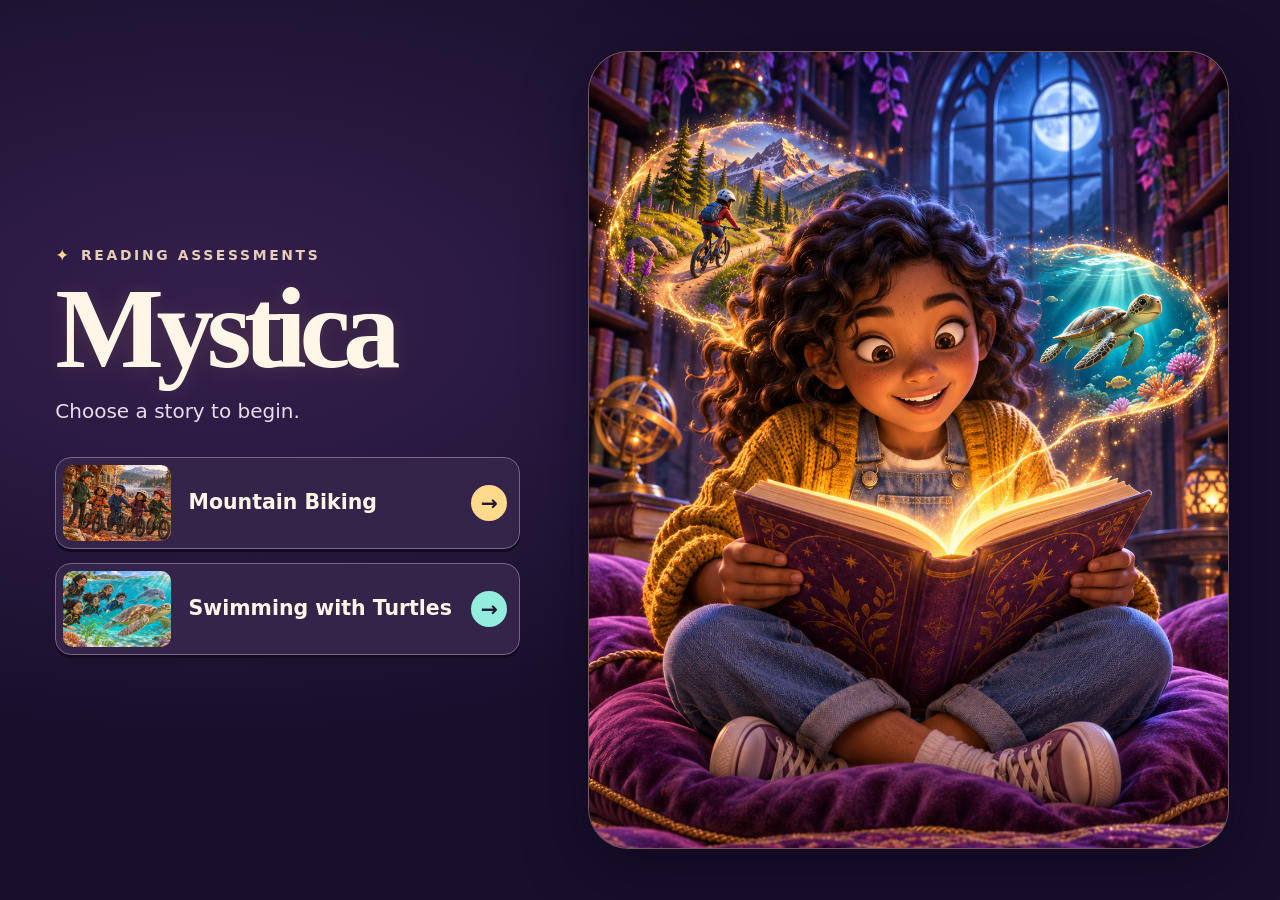
<file: index.html>
<!doctype html>
<html lang="en">
<head>
  <meta charset="utf-8">
  <meta name="viewport" content="width=device-width, initial-scale=1">
  <meta name="theme-color" content="#180f2b">
  <meta name="description" content="Choose a reading assessment in the Mystica story library.">
  <title>Mystica | Reading Assessments</title>
  <link rel="stylesheet" href="mystica.css">
</head>
<body>
  <main class="library" aria-labelledby="library-title">
    <section class="story-picker">
      <header class="introduction">
        <p class="project-name"><span aria-hidden="true">✦</span> Reading Assessments</p>
        <h1 id="library-title">Mystica</h1>
        <p class="invitation">Choose a story to begin.</p>
      </header>

      <nav class="story-list" aria-label="Choose a story">
        <a class="story-card trail" href="mountain-biking/index.html">
          <img src="mountain-biking/assets/cover.webp" alt="">
          <span class="story-name">Mountain Biking</span>
          <span class="story-arrow" aria-hidden="true">→</span>
        </a>
        <a class="story-card ocean" href="swimming-with-turtles/index.html">
          <img src="swimming-with-turtles/assets/cover.webp" alt="">
          <span class="story-name">Swimming with Turtles</span>
          <span class="story-arrow" aria-hidden="true">→</span>
        </a>
      </nav>
    </section>

    <figure class="illustration">
      <img src="assets/mystica-library.png" alt="A child reads a glowing book in an enchanted library.">
    </figure>
  </main>
</body>
</html>
</file>
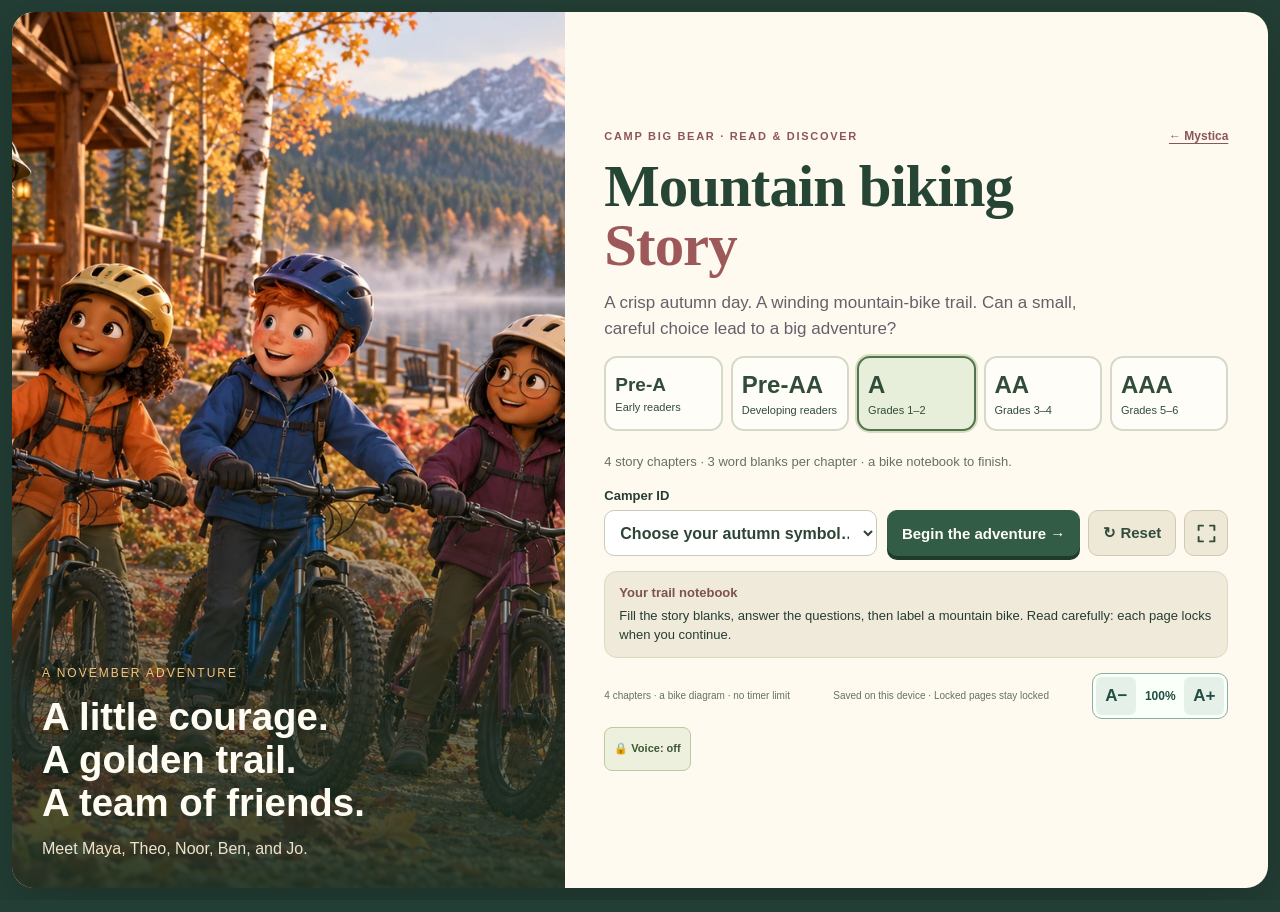
<file: mountain-biking/index.html>
<!doctype html>
<html lang="en" data-story-theme="trail"><head><meta charset="utf-8"><meta name="viewport" content="width=device-width,initial-scale=1"><meta name="theme-color" content="#233e35"><meta name="description" content="A five-level autumn mountain-biking cloze story, notebook questions and a mountain bike labelling activity."><title>Mountain biking Story</title><link rel="stylesheet" href="style.css?v=14"><link rel="stylesheet" href="november.css?v=14"><link rel="stylesheet" href="responsive.css?v=14"><link rel="stylesheet" href="drag-clarity.css?v=14"><link rel="stylesheet" href="story-navigation.css?v=20"></head>
<body><div id="app"></div>
<dialog id="lockDialog" aria-labelledby="lockTitle"><span class="eyebrow">TRAIL NOTEBOOK</span><h2 id="lockTitle">Ready to lock this page?</h2><p id="lockText"></p><div class="dialog-actions"><button id="keepWorking" class="quiet">Keep working</button><button id="confirmNext" class="primary">🔒 Lock & continue →</button></div></dialog>
<dialog id="resetDialog" aria-labelledby="resetTitle"><span class="eyebrow">A FRESH START</span><h2 id="resetTitle">Reset this attempt?</h2><p id="resetText"></p><p id="resetStatus" role="status"></p><div class="dialog-actions"><button id="cancelReset" class="quiet">Cancel</button><button id="confirmReset" class="primary">Reset attempt</button></div></dialog>
<script src="content.js?v=20"></script><script src="result-template.js?v=14"></script><script src="shared.js?v=14"></script><script src="reading-gate.js?v=17"></script><script src="screen-tools.js?v=14"></script><script src="reading-tools.js?v=17"></script><script src="drag-contact.js?v=14"></script><script src="reading-answers.js?v=14"></script><script src="cloze.js?v=17"></script><script src="bike.js?v=20"></script><script src="reporting.js?v=14"></script><script src="drag-clarity.js?v=20"></script><script src="story-progress.js?v=17"></script><script src="app.js?v=19"></script></body></html>
</file>
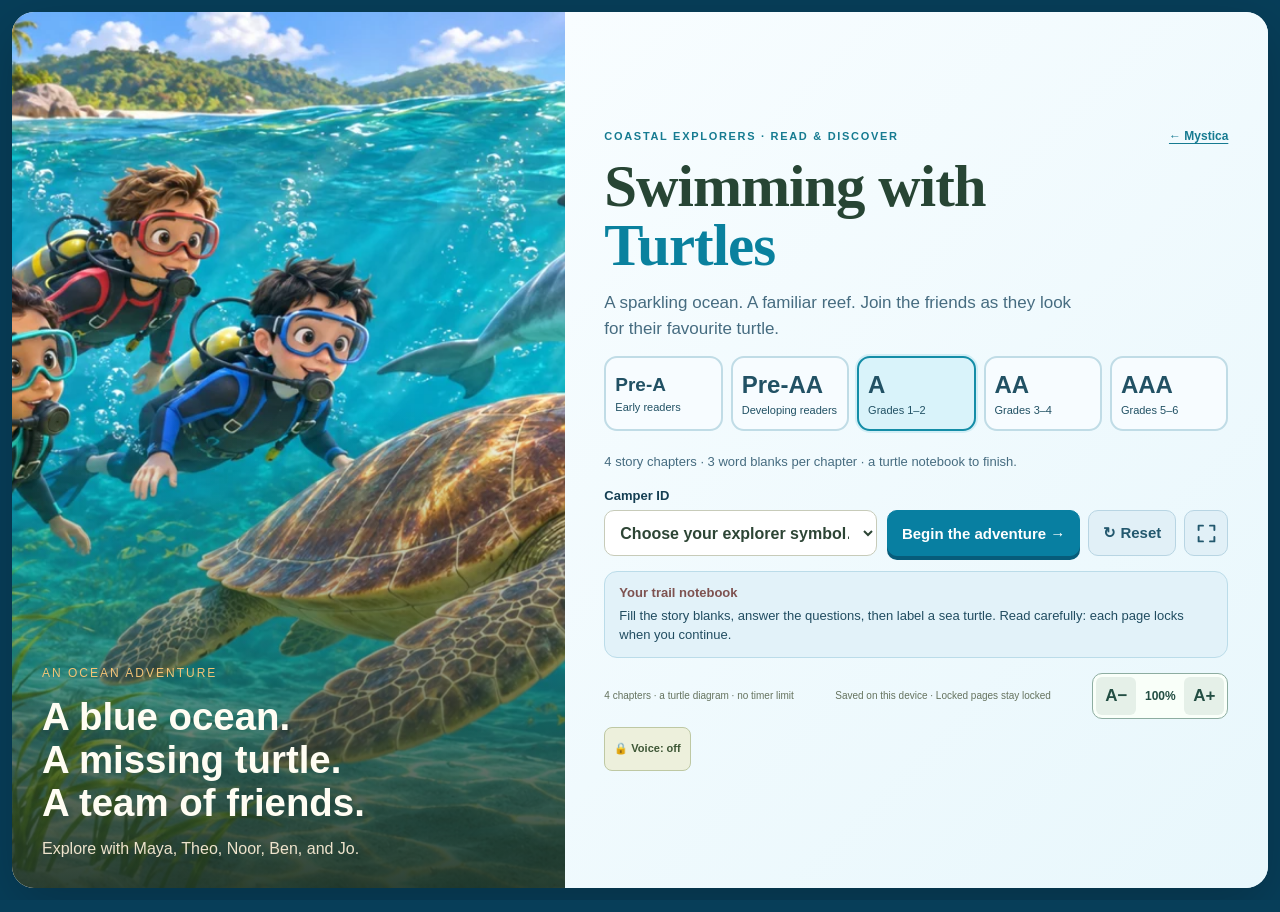
<file: swimming-with-turtles/index.html>
<!doctype html>
<html lang="en" data-story-theme="ocean"><head><meta charset="utf-8"><meta name="viewport" content="width=device-width,initial-scale=1"><meta name="theme-color" content="#073e59"><meta name="description" content="A five-level ocean reading story, notebook questions and a sea-turtle labelling activity."><title>Swimming with Turtles</title><link rel="stylesheet" href="style.css?v=15"><link rel="stylesheet" href="november.css?v=15"><link rel="stylesheet" href="responsive.css?v=15"><link rel="stylesheet" href="drag-clarity.css?v=15"><link rel="stylesheet" href="ocean.css?v=15"><link rel="stylesheet" href="story-navigation.css?v=20"></head>
<body><div id="app"></div>
<dialog id="lockDialog" aria-labelledby="lockTitle"><span class="eyebrow">TRAIL NOTEBOOK</span><h2 id="lockTitle">Ready to lock this page?</h2><p id="lockText"></p><div class="dialog-actions"><button id="keepWorking" class="quiet">Keep working</button><button id="confirmNext" class="primary">🔒 Lock & continue →</button></div></dialog>
<dialog id="resetDialog" aria-labelledby="resetTitle"><span class="eyebrow">A FRESH START</span><h2 id="resetTitle">Reset this attempt?</h2><p id="resetText"></p><p id="resetStatus" role="status"></p><div class="dialog-actions"><button id="cancelReset" class="quiet">Cancel</button><button id="confirmReset" class="primary">Reset attempt</button></div></dialog>
<script src="content.js?v=20"></script><script src="result-template.js?v=15"></script><script src="shared.js?v=15"></script><script src="reading-gate.js?v=17"></script><script src="screen-tools.js?v=15"></script><script src="reading-tools.js?v=17"></script><script src="drag-contact.js?v=15"></script><script src="reading-answers.js?v=15"></script><script src="cloze.js?v=17"></script><script src="bike.js?v=20"></script><script src="reporting.js?v=16"></script><script src="drag-clarity.js?v=20"></script><script src="story-progress.js?v=17"></script><script src="app.js?v=19"></script></body></html>
</file>
<file: mystica.css>
:root {
  color-scheme: dark;
  font-family: system-ui, sans-serif;
  color: #fff6e8;
  background: #180f2b;
}

*, *::before, *::after { box-sizing: border-box; }

body {
  margin: 0;
  background: radial-gradient(ellipse at 17% 35%, #35204e 0%, transparent 52%), #180f2b;
}

.library {
  width: min(100%, 1440px);
  height: 100vh;
  height: 100dvh;
  margin: auto;
  padding: clamp(16px, 4vw, 58px);
  display: grid;
  grid-template-columns: minmax(0, .85fr) minmax(0, 1.15fr);
  gap: clamp(20px, 5vw, 76px);
}

.story-picker {
  align-self: center;
  width: 100%;
  max-width: 465px;
  margin-inline: auto;
}

.project-name {
  display: flex;
  align-items: center;
  gap: .65em;
  margin: 0 0 .5rem;
  color: #e6cfb6;
  font-size: clamp(.65rem, 1.35vw, .87rem);
  font-weight: 750;
  letter-spacing: .19em;
  text-transform: uppercase;
}

.project-name span { color: #ffd98e; font-size: 1.2em; }

h1 {
  margin: 0;
  font: 700 clamp(3.6rem, 9vw, 8rem)/.97 Georgia, serif;
  letter-spacing: -.065em;
  text-shadow: 0 3px 22px #ffbc5b23;
}

.invitation {
  margin: .85rem 0 clamp(16px, 4.1vh, 34px);
  color: #e8dced;
  font-size: clamp(1rem, 2.1vw, 1.25rem);
}

.story-list { display: grid; gap: clamp(9px, 1.8vh, 14px); }

.story-card {
  display: grid;
  grid-template-columns: clamp(60px, 8.6vw, 108px) minmax(0, 1fr) 2.25rem;
  align-items: center;
  gap: clamp(9px, 1.35vw, 18px);
  min-height: 60px;
  padding: 7px 12px 7px 7px;
  border: 1px solid #78658b;
  border-radius: 16px;
  background: #342449;
  color: inherit;
  text-decoration: none;
  box-shadow: 0 3px 0 #110b20;
  transition: background .18s ease, border-color .18s ease, transform .18s ease;
}

.trail { --accent: #ffda8c; }
.ocean { --accent: #93eddd; }
.story-card:hover { background: #46335d; border-color: var(--accent); transform: translateY(-2px); }
.story-card:active { transform: translateY(1px); }
.story-card:focus-visible { outline: 3px solid var(--accent); outline-offset: 4px; }

.story-card img {
  width: 100%;
  height: clamp(44px, 9.1vh, 76px);
  object-fit: cover;
  border-radius: 10px;
}

.story-name { font-size: clamp(.93rem, 1.85vw, 1.28rem); font-weight: 730; line-height: 1.15; }

.story-arrow {
  display: grid;
  place-items: center;
  width: 2.25rem;
  aspect-ratio: 1;
  border-radius: 50%;
  background: var(--accent);
  color: #221635;
  font-size: 1.28rem;
  font-weight: 750;
}

.illustration {
  margin: 0;
  min-height: 0;
  overflow: hidden;
  border: 1px solid #b38c6c90;
  border-radius: clamp(20px, 3.2vw, 48px);
  background: #2a1a42;
  box-shadow: 0 18px 58px #0b061b90;
}

.illustration img { display: block; width: 100%; height: 100%; object-fit: cover; object-position: center 56%; }

@media (max-width: 820px) and (orientation: portrait) {
  .library {
    grid-template-columns: minmax(0, 1fr);
    grid-template-rows: minmax(0, 1fr) auto;
    padding: clamp(14px, 3vw, 26px);
    gap: clamp(12px, 2.4vh, 24px);
  }
  .illustration { grid-row: 1; }
  .illustration img { object-position: center 62%; }
  .story-picker { max-width: 570px; }
  h1 { font-size: clamp(3.4rem, 10.5vw, 6.25rem); }
  .invitation { margin-block: .5rem .85rem; }
  .story-card img { height: clamp(44px, 7.5vh, 67px); }
}

@media (max-height: 450px) {
  .library { padding: 12px; gap: 14px; }
  h1 { font-size: clamp(2.7rem, 9vw, 4.5rem); }
  .invitation { margin-block: .4rem .6rem; }
  .story-card { gap: 8px; }
}

@media (prefers-reduced-motion: reduce) {
  .story-card { transition: none; }
}

@media print {
  :root, body { color-scheme: light; background: white; color: #211730; }
  .library { height: 9in; padding: .25in; }
  .project-name, .invitation { color: #48364c; }
  .story-card { background: white; box-shadow: none; }
  .illustration { box-shadow: none; }
}
</file>
<file: mountain-biking/style.css>
@import url('data:text/css,');
:root{color-scheme:light;--ink:#222536;--muted:#636475;--paper:#fffaf0;--orange:#e97029;--gold:#f7c469;--line:#e5d9c8;--night:#171d30;--lavender:#eadff8}
*{box-sizing:border-box}html,body{height:100%;margin:0;overflow:hidden}body{font-family:"Trebuchet MS",Arial,sans-serif;color:var(--ink);background:var(--night)}
button,input,select{font:inherit}button,a,input,select{-webkit-tap-highlight-color:transparent}button{cursor:pointer}button:disabled{cursor:default;opacity:.45}button:focus-visible,input:focus-visible,select:focus-visible,a:focus-visible{outline:3px solid #8255b7;outline-offset:3px}h1,h2,h3,p{margin:0}button{border:0}#app{height:100dvh;padding:24px;max-width:1700px;margin:auto}button.primary,.primary{background:var(--orange);color:white;font-weight:700;padding:13px 22px;border-radius:12px;box-shadow:0 4px 0 #b74919}.quiet{background:#f0e9de;border:1px solid var(--line);border-radius:10px;padding:10px 15px;color:var(--ink);font-weight:700}.eyebrow{font-size:11px;letter-spacing:2px;font-weight:800;color:#8d593c}.muted{color:var(--muted);font-size:13px;line-height:1.5}
.landing{height:100%;display:grid;grid-template-columns:.92fr 1.08fr;background:var(--paper);border-radius:22px;overflow:hidden;box-shadow:0 18px 55px #0003}.cover{position:relative;background-image:var(--art);background-size:300% 200%;background-position:0 0;min-height:0}.cover:after{content:"";position:absolute;inset:45% 0 0;background:linear-gradient(transparent,#10182cdd)}.cover-note{position:absolute;z-index:1;left:32px;bottom:30px;right:20px;color:white}.cover-note .tag{font-size:12px;letter-spacing:2px;color:#f4c477}.cover-note h2{font-size:clamp(22px,2.4vw,36px);line-height:1.18;margin-top:10px;max-width:350px}.cover-note p{font-size:14px;margin-top:12px;color:#eee3cc}.landing-body{display:flex;flex-direction:column;justify-content:center;padding:clamp(22px,3.5vw,56px);gap:18px;min-height:0}.brand{font-size:12px;letter-spacing:2px;color:#9a643f;font-weight:bold}.landing h1{font:700 clamp(33px,4vw,62px)/1.03 Georgia,serif;letter-spacing:-1px;max-width:620px}.landing h1 em{font-style:normal;color:#bb5526}.intro{color:#66606a;font-size:16px;line-height:1.55;max-width:490px}.level-choices{display:grid;grid-template-columns:repeat(3,1fr);gap:9px}.level-choice{background:#fffdf8;border:2px solid var(--line);text-align:left;padding:13px 12px;border-radius:12px;color:var(--ink)}.level-choice.active{border-color:#ad602f;background:#fff0d9;box-shadow:0 0 0 2px #f3c18055}.level-choice b{display:block;font-size:21px}.level-choice span{display:block;margin-top:3px;font-size:12px}.level-desc{font-size:13px;color:#6f6170;min-height:20px}.start-line{display:grid;grid-template-columns:1fr auto;align-items:end;gap:12px}.id-field{display:flex;flex-direction:column;gap:5px;font-size:13px;font-weight:bold}.id-field input{width:100%;min-width:0;padding:12px;border:1px solid #b9aa98;border-radius:10px;background:white;font-size:17px}.rules{background:#f3ecdf;border-radius:12px;padding:13px 15px;font-size:13px;line-height:1.5}.rules strong{color:#8f431f}.landing-footer{display:flex;justify-content:space-between;font-size:11px;color:#7d7172}.status{font-size:13px;color:#99502e;min-height:18px}
.shell{height:100%;display:flex;flex-direction:column;gap:16px}.topbar{display:flex;align-items:center;justify-content:space-between;gap:12px;color:#fcf1df;flex:none}.wordmark{font:700 21px Georgia,serif}.top-info{display:flex;gap:9px;align-items:center;font-size:12px;color:#e5d5bc}.badge{border:1px solid #6e655c;border-radius:8px;padding:7px 9px}.topbar button{background:#30374c;color:#fff6e7;border:1px solid #5b5e6e;padding:9px 12px;border-radius:9px;font-size:13px}.progress{height:4px;background:#3b4053;border-radius:5px;overflow:hidden;flex:none}.progress i{display:block;height:100%;background:var(--gold)}.workspace{display:grid;grid-template-columns:1.3fr 1fr;gap:16px;flex:1;min-height:0}.read-card{display:grid;grid-template-columns:.62fr 1fr;background:var(--paper);border-radius:17px;overflow:hidden;min-height:0}.scene{background-image:var(--art);background-size:300% 200%;background-position:var(--pos);position:relative;min-width:0}.scene:after{content:"";position:absolute;inset:70% 0 0;background:linear-gradient(transparent,#12182855)}.scene-label{position:absolute;bottom:19px;left:16px;color:#fff;z-index:1;font-size:11px;letter-spacing:1.4px}.story{padding:24px;display:flex;flex-direction:column;gap:15px;min-height:0;justify-content:center}.story h1{font:700 clamp(25px,2.1vw,34px)/1.07 Georgia,serif}.story-text{font-size:16px;line-height:1.5}.story-text p+p{margin-top:12px}:is(.grade-A,.grade-Pre-A) .story-text{font-size:20px;line-height:1.5}.grade-AAA .story-text{font-size:15px;line-height:1.48}.new-clue{background:#f1e4cb;border-left:3px solid #c38332;padding:11px 12px;font-size:13px;line-height:1.4}.new-clue b{display:block;font-size:10px;letter-spacing:1px;margin-bottom:4px;color:#885325}.assessment{background:#fffdf8;border-radius:17px;padding:22px;min-height:0;display:flex;flex-direction:column;gap:12px}.assessment-head{display:flex;justify-content:space-between;align-items:center}.assessment h2{font:700 24px Georgia,serif}.marks{font-size:11px;color:#827766}.question{border:0;padding:0;margin:0}.question legend{font-size:14px;font-weight:bold;line-height:1.4;margin-bottom:7px}.options{display:grid;grid-template-columns:1fr;gap:5px}.option{display:flex;align-items:center;gap:9px;padding:8px 10px;background:#f7f2e9;border:1px solid #e7ddcf;border-radius:8px;font-size:13px;line-height:1.25;cursor:pointer;min-height:34px}.option:has(input:checked){background:#ede2f6;border-color:#8e6bb1}.option input{accent-color:#754993;flex:none}.house-options{grid-template-columns:repeat(5,1fr)}.house-options .option{padding:7px 5px;gap:4px;font-size:11px;justify-content:center}.house-options input{width:12px;margin:0}.match-area{border-top:1px solid var(--line);padding-top:12px}.match-title{font-size:14px;font-weight:bold;margin-bottom:3px}.match-help{font-size:11px;color:#7b7180;margin-bottom:8px}.match-row{display:grid;grid-template-columns:.82fr 1.18fr;gap:9px;align-items:center;margin-top:7px}.match-row label{font-size:13px;line-height:1.3}.match-row select{width:100%;padding:8px 6px;border:1px solid #cbbcaa;border-radius:8px;background:white;color:var(--ink);font-size:12px;min-height:36px}.assess-foot{margin-top:auto;display:flex;align-items:center;justify-content:space-between;gap:8px;font-size:11px;color:#7a716b}.assess-foot button{font-size:13px;padding:11px 16px}.bottom-bar{display:flex;justify-content:space-between;color:#c6c4cb;gap:12px;font-size:11px;flex:none}.view-tabs{display:none;flex:none}.storage-warn{color:#ffc67b}
dialog{border:0;border-radius:18px;padding:26px;color:var(--ink);background:var(--paper);max-width:min(1060px,calc(100vw - 32px));max-height:calc(100dvh - 32px);overflow:hidden;box-shadow:0 25px 100px #0007}dialog::backdrop{background:#0d132cbd}.dialog-head{display:flex;justify-content:space-between;align-items:center;gap:16px;margin-bottom:18px}.dialog-head h2{font:700 27px Georgia,serif;margin-top:4px}.map-layout{display:grid;grid-template-columns:1.1fr 1fr;gap:24px;height:min(530px,calc(100dvh - 190px))}.street{display:grid;grid-template-columns:1fr 35px 1fr;grid-template-rows:20px 1fr 23px;min-height:0;position:relative;gap:5px;background:#e7e0d4;border-radius:15px;padding:12px}.side-title{text-align:center;font-size:11px;font-weight:bold}.road-title{background:#53566a;color:#fff;font-size:9px;display:flex;justify-content:center;align-items:center}.street:after{content:"";position:absolute;top:35px;bottom:38px;left:calc(50% - 1px);border-left:2px dashed #fff9;pointer-events:none}.street-end{grid-column:1/-1;font-size:10px;text-align:center;background:repeating-linear-gradient(45deg,#ecc471,#ecc471 15px,#273247 15px,#273247 30px);color:white;text-shadow:0 1px 4px black;padding:5px;font-weight:bold;border-radius:4px}#houseGrid{grid-column:1/-1;display:grid;grid-template-columns:1fr 35px 1fr;grid-template-rows:repeat(5,1fr);gap:6px;min-height:0}.house{background:#fff9e9;border:2px solid transparent;border-radius:9px;padding:4px 7px;text-align:left;display:flex;align-items:center;gap:6px;min-width:0}.house.chosen{border-color:#8d5ab2;background:#f4e8ff}.house .prop{font-size:26px;line-height:1}.house b{font-size:14px}.house small{display:block;font-size:9px;margin-top:3px}.lamp-dot{display:inline-block;width:8px;height:8px;border-radius:50%;border:1px solid #0003;margin-right:3px;vertical-align:middle}.yard{display:flex;flex-direction:column;justify-content:center;gap:14px}.yard-visual{height:125px;border-radius:15px;background:linear-gradient(#e6dcf2 0 63%,#bec39e 63%);display:flex;align-items:center;justify-content:center;position:relative;overflow:hidden}.yard-prop{font-size:70px;filter:drop-shadow(0 7px 3px #0002);line-height:1;display:block}.yard-visual.activated .yard-prop{animation:wiggle .8s ease 2}.yard-pumpkins{position:absolute;bottom:5px;left:12px;font-size:23px}.yard-lamp{position:absolute;top:14px;right:18px;box-shadow:0 0 22px 9px var(--lamp);background:var(--lamp);border:2px solid #51435c;width:17px;height:25px;border-radius:5px}.yard h3{font:700 27px Georgia,serif}.yard dl{display:grid;grid-template-columns:86px 1fr;gap:7px;font-size:13px;margin:0}.yard dt{color:#736879}.yard dd{margin:0;font-weight:700}.yard-note{font-size:12px;line-height:1.4;min-height:34px}.map-foot{font-size:11px;color:#716671;margin-top:15px}.clue-item{padding:13px 10px;border-bottom:1px solid var(--line);line-height:1.5;font-size:15px}#clueDialog{max-width:620px}#clueList{padding-left:24px;margin:0 0 16px}#lockDialog{width:450px;padding:30px}#lockDialog h2{font:700 29px Georgia,serif;margin:10px 0 15px}#lockDialog p{font-size:15px;line-height:1.5}.dialog-actions{display:flex;gap:12px;justify-content:flex-end;margin-top:24px}.completion{height:100%;display:grid;grid-template-columns:1fr 1fr;background:var(--paper);border-radius:20px;overflow:hidden}.receipt{padding:45px;display:flex;flex-direction:column;justify-content:center;gap:20px}.receipt h1{font:700 44px Georgia,serif}.receipt p{line-height:1.6;color:#6c6370}.download-actions{display:flex;flex-wrap:wrap;gap:10px}.receipt-meta{padding:17px;background:#eee6db;border-radius:10px;font-size:14px;line-height:1.8}.receipt small{font-size:11px;color:#7a6c71}.saved-state{font-size:13px}.mobile-home{display:none}@keyframes wiggle{25%{transform:translateY(-8px) rotate(-10deg)}75%{transform:translateY(-8px) rotate(10deg)}}@media(prefers-reduced-motion:reduce){*{animation:none!important}}
@media(max-height:800px) and (min-width:1101px){#app{padding:17px}.shell{gap:11px}.story{padding:20px;gap:12px}.story-text{font-size:14px;line-height:1.43}:is(.grade-A,.grade-Pre-A) .story-text{font-size:18px}.grade-AAA .story-text{font-size:13.8px;line-height:1.42}.story-text p+p{margin-top:10px}.new-clue{padding:9px;font-size:12px}.assessment{padding:17px;gap:10px}.option{padding:6px 9px;min-height:30px;font-size:12px}.question legend{font-size:13px}.match-row{margin-top:5px}.match-row select{min-height:33px;padding:6px;font-size:11px}.match-row label{font-size:12px}.assessment h2{font-size:22px}.landing-body{gap:14px}.landing h1{font-size:48px}.cover-note h2{font-size:29px}}
@media(max-width:1100px){#app{padding:16px}.workspace{display:block;position:relative}.read-card,.assessment{height:100%}.workspace[data-view="story"] .assessment{display:none}.workspace[data-view="questions"] .read-card{display:none}.read-card{grid-template-columns:.6fr 1fr}.story{padding:26px;gap:17px}.story-text{font-size:19px;line-height:1.5}:is(.grade-A,.grade-Pre-A) .story-text{font-size:23px}.grade-AAA .story-text{font-size:18px}.new-clue{font-size:15px}.assessment{max-width:800px;margin:auto;padding:24px;gap:17px}.assessment .option{font-size:16px;padding:9px 13px}.question legend{font-size:17px}.match-row label{font-size:16px}.match-row select{font-size:15px;padding:10px}.assess-foot{font-size:13px}.view-tabs{display:flex;background:#30374c;border-radius:10px;padding:4px;gap:5px}.view-tabs button{flex:1;padding:9px;background:transparent;color:white;border-radius:7px}.view-tabs .active{background:#fff4df;color:#34283d;font-weight:bold}.landing h1{font-size:44px}.landing-body{gap:16px;padding:26px}.intro{font-size:14px}.level-choice{padding:10px}.level-choice b{font-size:19px}}
@media(max-width:800px){.topbar{flex-wrap:wrap}.wordmark{font-size:18px}.top-info{gap:5px}.top-info .badge{font-size:10px;padding:6px}.topbar button{padding:8px;font-size:11px}.shell{gap:10px}.read-card{grid-template-columns:.52fr 1fr}.story{padding:18px;gap:13px}.story h1{font-size:29px}.story-text{font-size:18px;line-height:1.5}.grade-AAA .story-text{font-size:16px}:is(.grade-A,.grade-Pre-A) .story-text{font-size:22px}.new-clue{font-size:13px}.landing{grid-template-columns:.75fr 1fr}.landing h1{font-size:38px}.landing-body{padding:22px;gap:14px}.level-choice b{font-size:17px}.level-choice span{font-size:10px}.intro{font-size:13px}.rules{font-size:12px}.landing-footer{font-size:10px}.start-line{grid-template-columns:1fr}.id-field input{padding:9px}.start-line button{padding:10px}.cover-note{left:20px;bottom:25px}.cover-note h2{font-size:25px}.map-layout{grid-template-columns:1fr 1fr;gap:15px}.map-layout .house .prop{font-size:22px}.house small{font-size:8px}.yard h3{font-size:23px}.yard dl{font-size:12px;grid-template-columns:70px 1fr}.completion{grid-template-columns:.65fr 1fr}.receipt{padding:25px}.receipt h1{font-size:34px}}
@media(max-width:600px){#app{padding:10px}.landing{display:block;position:relative}.cover{position:absolute;inset:0;background-size:300% 200%;opacity:.18}.cover:after,.cover-note{display:none}.landing-body{position:relative;z-index:1;height:100%;padding:24px;gap:16px}.landing h1{font-size:42px}.brand{font-size:10px}.intro{font-size:14px}.level-choice{padding:12px}.level-choice span{font-size:11px}.rules{font-size:12px}.landing-footer{font-size:10px}.start-line{grid-template-columns:1fr auto}.start-line button{font-size:13px;padding:12px}.topbar .wordmark{width:100%;font-size:17px}.top-info{width:100%;justify-content:space-between}.badge.id-badge{max-width:130px;overflow:hidden;white-space:nowrap;text-overflow:ellipsis}.view-tabs button{font-size:13px;padding:8px}.bottom-bar{font-size:9px}.read-card{display:block;position:relative}.scene{position:absolute;inset:0;opacity:.13;background-size:300% 200%;pointer-events:none}.scene-label{display:none}.scene:after{display:none}.story{height:100%;position:relative;padding:20px;gap:15px}.story h1{font-size:29px}.story-text{font-size:17px;line-height:1.47}:is(.grade-A,.grade-Pre-A) .story-text{font-size:21px}.grade-AAA .story-text{font-size:15px;line-height:1.48}.story-text p+p{margin-top:11px}.new-clue{font-size:12px;background:#efddc1e8}.assessment{padding:17px;gap:13px}.assessment h2{font-size:22px}.assessment .option{font-size:13px;padding:7px 9px;min-height:33px}.question legend{font-size:14px}.match-row{grid-template-columns:.8fr 1.2fr}.match-row label{font-size:13px}.match-row select{font-size:11px;padding:7px 4px}.match-help{font-size:10px}.assess-foot{font-size:10px}.assess-foot button{padding:10px 12px;font-size:12px}.house-options .option{font-size:9px;gap:1px;padding:7px 2px}.house-options input{width:11px;margin:0}.map-layout{grid-template-columns:1fr;grid-template-rows:1fr auto;height:calc(100dvh - 155px);gap:10px}.street{padding:7px}.yard{gap:7px;display:grid;grid-template-columns:1fr 1fr;align-content:start}.yard-visual{display:none}.yard h3{grid-column:1/-1;font-size:20px}.yard dl{font-size:10px;grid-template-columns:60px 1fr;gap:4px;grid-row:2/4}.yard .primary{font-size:11px;padding:9px}.yard-note{font-size:11px;min-height:0}.sound-toggle{font-size:11px}dialog{padding:17px;max-width:calc(100vw - 20px);max-height:calc(100dvh - 20px)}.dialog-head{margin-bottom:10px;gap:5px}.dialog-head h2{font-size:22px}.dialog-head button{font-size:10px;padding:9px}.house{padding:3px 6px}.house small{font-size:8px}.house .prop{font-size:22px}.map-foot{font-size:9px;margin-top:6px}.side-title{font-size:9px}.clue-item{font-size:13px;padding:11px 4px}.completion{display:block;position:relative}.completion .scene{opacity:.13}.receipt{position:relative;height:100%;padding:28px;gap:18px}.receipt h1{font-size:39px}.receipt p{font-size:14px}}
@media(max-height:680px){#app{padding:10px}.shell{gap:8px}.landing-body{gap:10px}.landing h1{font-size:37px}.rules{padding:9px 12px}.landing .intro{font-size:13px}.story{gap:10px;padding:16px}.story h1{font-size:25px}.story-text{font-size:15px;line-height:1.4}:is(.grade-A,.grade-Pre-A) .story-text{font-size:19px}.grade-AAA .story-text{font-size:13px;line-height:1.4}.story-text p+p{margin-top:8px}.new-clue{font-size:11px;padding:8px}.assessment{gap:8px;padding:14px}.assessment .option{padding:5px 8px;font-size:11px;min-height:27px}.question legend{font-size:12px;margin-bottom:5px}.match-row label{font-size:11px}.match-row select{font-size:10px;min-height:30px;padding:5px}.match-title{font-size:12px}.match-area{padding-top:8px}.match-row{margin-top:5px}.assessment h2{font-size:21px}.assess-foot button{padding:8px 11px}.match-help{margin-bottom:4px}.topbar button{padding:7px 9px}.topbar .badge{padding:6px}.receipt{gap:13px}.receipt h1{font-size:34px}}
@media print{@page{size:A4 landscape;margin:10mm}html,body{height:auto;overflow:visible;background:white}#app{height:185mm;padding:0}.topbar{color:#222}.top-info button,.view-tabs,.assess-foot,.bottom-bar,dialog{display:none!important}.shell{gap:8px}.workspace{display:grid!important;grid-template-columns:1.1fr 1fr;gap:12px}.read-card,.assessment{display:flex!important;border:1px solid #ccc;border-radius:10px}.read-card{flex-direction:row}.scene{position:relative;opacity:1;min-width:28%;inset:auto}.story{padding:15px}.story-text,.grade-AAA .story-text{font-size:11px;line-height:1.4}:is(.grade-A,.grade-Pre-A) .story-text{font-size:14px}.story h1{font-size:23px}.new-clue{font-size:10px}.assessment{padding:15px;gap:10px}.option{font-size:10px!important;padding:5px!important}.question legend{font-size:11px}.match-row label{font-size:10px}.match-row select{font-size:9px;padding:5px}.landing{border:1px solid #ccc}.landing-body{padding:25px}.completion{border:1px solid #ccc}*{print-color-adjust:exact;-webkit-print-color-adjust:exact}}


/* Shared, generated lawn illustrations, one cell for every house. */
.house{position:relative;overflow:hidden;display:block;padding:0;isolation:isolate}
.house-art{position:absolute;inset:0;z-index:-1;background-image:var(--yards);background-size:200% 500%}
.house-caption{position:absolute;inset:auto 0 0;background:#171728db;color:#fff;padding:5px 7px;display:flex;align-items:center;gap:6px}
.house-caption b{font-size:16px;color:#ffda91}
.house-caption small{font-size:9px;margin:0;text-shadow:0 1px 2px #000}
.house.chosen{border-color:#d9aafa;box-shadow:0 0 0 2px #805998}
.yard-visual{height:170px;background-image:var(--yards);background-size:200% 500%;background-color:#3c2c46}
.yard-visual.activated{animation:lawnWake .7s ease 2}
@keyframes lawnWake{50%{filter:brightness(1.45)}}
@media(max-width:600px){.house-caption{padding:3px 5px;gap:5px}.house-caption b{font-size:13px}.house-caption small{font-size:8px}}

@media(min-width:601px) and (max-width:1100px) and (min-height:681px) and (max-height:850px){
.story{padding:20px;gap:12px}.story-text{font-size:17px;line-height:1.43}:is(.grade-A,.grade-Pre-A) .story-text{font-size:21px}.grade-AAA .story-text{font-size:16px;line-height:1.42}.story-text p+p{margin-top:9px}.new-clue{font-size:13px;padding:9px}
.assessment{padding:18px;gap:11px}.question legend{font-size:15px;margin-bottom:6px}.assessment .option{font-size:14px;padding:7px 11px;min-height:31px}.options{gap:4px}.match-area{padding-top:9px}.match-row label{font-size:14px}.match-row select{font-size:13px;padding:7px;min-height:34px}.match-row{margin-top:6px}.assess-foot button{padding:10px 14px}
}
@media(max-width:600px) and (min-height:681px){.grade-AAA .story-text{font-size:14px;line-height:1.43}.grade-AAA .story{gap:12px;padding:18px}.grade-AAA .story-text p+p{margin-top:9px}}


.id-field select{width:100%;min-width:0;padding:12px;border:1px solid #b9aa98;border-radius:10px;background:white;font-size:16px;color:var(--ink);height:46px}
@media(max-width:800px){.id-field select{padding:9px}}

/* Drawn houses make every numbered lot clear on the street diagram. */
.house{background:#e3e2cf;overflow:hidden}
.drawn-house{position:absolute;inset:0 0 14px;width:100%;height:calc(100% - 14px);pointer-events:none}
.house-caption{padding:3px 4px;justify-content:center;min-height:14px}
.house-caption b{display:none}
.house-caption small{font-size:8px;white-space:nowrap}
.scene{background-image:none}
.scene-art{position:absolute;inset:0;width:100%;height:100%;display:block}
.scene-caption{display:none}
.view-tabs button[data-view="picture"]{display:none}
@media(max-width:600px){
.view-tabs button[data-view="picture"]{display:block}
.view-tabs button{min-height:38px;padding:8px 4px;font-size:13px}
.workspace[data-view="picture"] .assessment,.workspace[data-view="picture"] .story{display:none}
.workspace[data-view="picture"] .read-card{display:block}
.workspace[data-view="picture"] .scene{position:absolute;inset:0;opacity:1}
.workspace[data-view="picture"] .scene:after{display:block;inset:65% 0 0;background:linear-gradient(transparent,#15192ce8)}
.workspace[data-view="picture"] .scene-caption{display:block;position:absolute;z-index:2;left:22px;right:20px;bottom:26px;color:white}
.scene-caption small{display:block;font-size:11px;letter-spacing:2px;margin-bottom:9px}
.scene-caption b{display:block;font:700 29px/1.1 Georgia,serif}
}
@media print{.view-tabs{display:none!important}.scene{position:relative!important;opacity:1!important}.scene-caption{display:none!important}.workspace .story{display:flex!important}.workspace .assessment{display:flex!important}}

.start-actions{display:flex;gap:8px;align-items:center}.start-actions button{white-space:nowrap}
#resetDialog{width:460px;padding:28px}#resetDialog h2{font:700 29px Georgia,serif;margin:10px 0 15px}
#resetDialog p{font-size:15px;line-height:1.5}#resetDialog .status{font-size:13px;margin-top:10px}
@media(max-width:1100px){.start-line{grid-template-columns:1fr}.start-actions .primary{flex:1}}
@media(max-width:600px){.start-line{grid-template-columns:1fr}.start-actions{width:100%}.start-actions .primary{flex:1}}

/* Larger story type, with a wider text column to keep each activity on one screen. */
.read-card{grid-template-columns:.4fr 1fr}.story-text{font-size:20px;line-height:1.5}
:is(.grade-A,.grade-Pre-A) .story-text{font-size:24px}.grade-AAA .story-text{font-size:18.5px;line-height:1.45}
@media(min-width:1101px) and (max-height:850px){
.story{padding:20px;gap:12px}.story-text{font-size:18px;line-height:1.46}
:is(.grade-A,.grade-Pre-A) .story-text{font-size:23px;line-height:1.45}.grade-AAA .story-text{font-size:17px;line-height:1.44}
.story-text p+p{margin-top:10px}
}
@media(min-width:601px) and (max-width:1100px){
.story{padding:20px;gap:12px}.story-text{font-size:19px;line-height:1.45}
:is(.grade-A,.grade-Pre-A) .story-text{font-size:24px;line-height:1.45}.grade-AAA .story-text{font-size:18px;line-height:1.43}
.story-text p+p{margin-top:9px}
}
@media(max-width:600px){
.story{padding:16px;gap:10px}.story h1{font-size:26px}.story-text{font-size:18px;line-height:1.4}
:is(.grade-A,.grade-Pre-A) .story-text{font-size:23px;line-height:1.42}.grade-AAA .story-text{font-size:16px;line-height:1.36}
.grade-AAA .story{padding:16px;gap:10px}.story-text p+p,.grade-AAA .story-text p+p{margin-top:8px}
.landing-body{padding:20px;gap:12px}.landing h1{font-size:39px}.landing .intro{font-size:13px;line-height:1.4}
.landing .rules{padding:10px 12px;font-size:11.5px}
}
@media(max-height:680px){
.story-text{font-size:16px;line-height:1.4}:is(.grade-A,.grade-Pre-A) .story-text{font-size:21px}.grade-AAA .story-text{font-size:15px;line-height:1.36}
.landing-body{gap:8px}.landing h1{font-size:33px}.landing .rules{padding:8px 10px}
}
@media print{.story-text,.grade-AAA .story-text{font-size:12px;line-height:1.4}:is(.grade-A,.grade-Pre-A) .story-text{font-size:15px}}

@media(max-width:600px) and (min-height:681px){
.story,.grade-AAA .story{padding:14px;gap:8px}
.story-text p+p,.grade-AAA .story-text p+p{margin-top:6px}
.new-clue{padding:8px 10px}
}
@media(max-width:600px){.receipt{gap:14px;padding:24px}.receipt h1{font-size:35px}.receipt p{font-size:13px;line-height:1.5}.receipt-meta{font-size:13px;padding:13px}.download-actions button{font-size:13px;padding:10px 12px;min-height:42px}}

.yard dl{grid-template-columns:80px 1fr}.yard{gap:11px}.yard-visual{min-height:110px}
@media(max-width:600px){.yard{gap:7px}.yard dl{grid-template-columns:58px 1fr}.yard-visual{min-height:0}}

/* Large, friendly reading type. Current-section tabs keep the whole activity visible. */
.view-tabs{display:flex;background:#30374c;border-radius:12px;padding:4px;gap:6px}
.view-tabs button{flex:1;padding:10px;background:transparent;color:white;border-radius:8px;font-size:17px;font-weight:700}
.view-tabs .active{background:#fff4df;color:#34283d}
.workspace{display:block}
.read-card,.assessment{height:100%}
.workspace[data-view="story"] .assessment,.workspace[data-view="questions"] .read-card{display:none}
.read-card{grid-template-columns:.52fr 1fr}
.story{padding:24px 30px;gap:15px;justify-content:center}
.story h1{font-family:"Trebuchet MS",Arial,sans-serif;font-size:32px;line-height:1.12}
.story-text{font-size:24px;line-height:1.47}
:is(.grade-A,.grade-Pre-A) .story-text{font-size:28px;line-height:1.47}
.grade-AAA .story-text{font-size:22px;line-height:1.43}
.story-text p+p{margin-top:13px}
.new-clue{font-size:17px;line-height:1.4;padding:13px 15px}
.new-clue b{font-size:13px}
.assessment{max-width:1100px;margin:auto;padding:24px 30px;display:grid;grid-template-columns:1fr 1fr;grid-template-rows:auto 1fr auto auto;gap:16px 30px}
.assessment-head,.match-area,.assess-foot{grid-column:1/-1}
.assessment h2{font-family:"Trebuchet MS",Arial,sans-serif;font-size:27px}
.question legend{font-size:20px;line-height:1.35;margin-bottom:10px}
.assessment .option{font-size:18px;min-height:43px;padding:10px 12px}
.options{gap:8px}
.house-options{grid-template-columns:repeat(2,1fr)}
.house-options .option{justify-content:flex-start}
.match-title{font-size:20px}.match-help{font-size:15px;margin-bottom:10px}
.match-row{grid-template-columns:1fr 1.5fr;margin-top:9px;gap:15px}
.match-row label{font-size:18px}.match-row select{font-size:17px;padding:9px 12px;min-height:42px}
.assess-foot{margin-top:0;font-size:15px}.assess-foot button{font-size:17px;padding:12px 20px}
.side-title{font-size:15px}
@media(min-width:1101px) and (max-height:750px){
 .story{padding:20px 26px;gap:12px}.story-text{font-size:23px}:is(.grade-A,.grade-Pre-A) .story-text{font-size:27px}.grade-AAA .story-text{font-size:21px}
 .assessment{padding:18px 24px;gap:12px 28px}.question legend{font-size:18px}.assessment .option{font-size:16px;min-height:36px;padding:7px 10px}
 .match-row{margin-top:6px}.match-row label{font-size:17px}.match-row select{min-height:38px;font-size:16px;padding:7px 10px}
}
@media(min-width:601px) and (max-width:1100px){
 .read-card{grid-template-columns:.32fr 1fr}.story{padding:20px 24px;gap:13px}
 .story-text{font-size:23px}:is(.grade-A,.grade-Pre-A) .story-text{font-size:27px}.grade-AAA .story-text{font-size:21px}
 .assessment{padding:20px 24px;gap:15px 22px}
 .question legend{font-size:18px}.assessment .option{font-size:16px;min-height:39px;padding:8px 10px}
 .match-row label{font-size:17px}.match-row select{font-size:16px}
}
@media(max-width:600px){
 .view-tabs button{font-size:15px;padding:9px 4px;min-height:38px}
 .story,.grade-AAA .story{padding:15px 18px;gap:10px}
 .story h1{font-size:26px}.story-text{font-size:20px;line-height:1.4}
 :is(.grade-A,.grade-Pre-A) .story-text{font-size:24px;line-height:1.42}.grade-AAA .story-text{font-size:18px;line-height:1.38}
 .story-text p+p,.grade-AAA .story-text p+p{margin-top:8px}
 .new-clue{font-size:14px;padding:9px 11px}.new-clue b{font-size:11px}
 .assessment{display:flex;padding:16px 18px;gap:11px}
 .assessment h2{font-size:23px}.question legend{font-size:16px;margin-bottom:6px}
 .assessment .option{font-size:15px;min-height:34px;padding:6px 9px}.options{gap:5px}
 .house-options{grid-template-columns:repeat(5,1fr)}.house-options .option{font-size:10px;padding:6px 2px;justify-content:center}
 .match-area{padding-top:9px}.match-title{font-size:16px}.match-help{font-size:12px;margin-bottom:5px}
 .match-row{grid-template-columns:.8fr 1.2fr;gap:8px;margin-top:6px}
 .match-row label{font-size:14px}.match-row select{font-size:13px;min-height:35px;padding:6px}
 .assess-foot{margin-top:auto;font-size:12px}.assess-foot button{font-size:14px;padding:10px 12px}
}
@media(max-width:600px) and (max-height:720px){
 .shell{gap:7px}.story,.grade-AAA .story{padding:12px 16px;gap:8px}.story h1{font-size:23px}
 .story-text{font-size:19px}:is(.grade-A,.grade-Pre-A) .story-text{font-size:23px}.grade-AAA .story-text{font-size:17px;line-height:1.34}
 .story-text p+p,.grade-AAA .story-text p+p{margin-top:6px}
 .assessment{padding:12px 15px;gap:7px}.assessment .option{min-height:30px;padding:4px 8px;font-size:14px}
 .question legend{font-size:15px}.match-row{margin-top:5px}.match-row select{min-height:30px}
}
@media print{
 .view-tabs{display:none!important}.workspace{display:grid!important;grid-template-columns:1.2fr 1fr}
 .workspace .assessment{display:flex!important}.workspace .read-card{display:flex!important}
 .story-text,.grade-AAA .story-text{font-size:14px;line-height:1.4}:is(.grade-A,.grade-Pre-A) .story-text{font-size:18px}
 .story{padding:12px;gap:9px}.story h1{font-size:22px}.new-clue{font-size:11px}
 .assessment{padding:12px;gap:8px}.question legend{font-size:12px}.assessment .option{font-size:11px!important;min-height:24px}
 .match-title{font-size:13px}.match-help,.match-row label{font-size:11px}.match-row select{font-size:10px;min-height:24px;padding:4px}
}

@media(max-width:600px) and (min-height:721px){
 .grade-AAA .story{padding:12px 18px;gap:8px}
 .grade-AAA .story-text p+p{margin-top:6px}
}
@media(max-width:600px) and (max-height:720px){
 .story h1,.new-clue{display:none}
}
@media(min-width:601px){.house-options{grid-template-columns:repeat(3,1fr)}}

@media(min-width:601px){.house-options .option{font-size:16px;min-height:36px;padding:7px 9px}}

/* Level A: device voice, with the same visible controls on every current-section tab. */
.bottom-bar.with-narration{display:grid;grid-template-columns:1fr auto;gap:4px 10px}
.narration-bar{grid-column:1/-1;display:flex;align-items:center;gap:10px;background:#fff4de;color:#28243a;border-radius:11px;padding:6px 10px;min-height:47px}
.narration-bar button{font-size:16px;font-weight:bold;min-height:35px;border-radius:8px;padding:7px 12px;color:#28243a;background:#eadff8;white-space:nowrap}
.narration-bar #stopAloud{background:#e9e0d4}
.voice-speed{display:flex;align-items:center;gap:7px;font-size:14px;font-weight:bold;white-space:nowrap}
.voice-speed select{font-size:14px;min-height:35px;border:1px solid #9d8da4;border-radius:7px;padding:5px 8px;background:white;color:#28243a}
.voice-status{font-size:13px;line-height:1.3;margin-left:5px}
.narration-bar[data-error="true"] .voice-status{color:#8a2e1b;font-weight:bold}
.with-narration>#saveStatus,.with-narration>#pageTime{font-size:10px;line-height:1.2}
@media(max-width:600px){
 .narration-bar{padding:5px 7px;gap:6px;min-height:44px}
 .narration-bar button{font-size:13px;padding:7px 8px;min-height:34px}
 .voice-speed{font-size:12px;gap:4px}.voice-speed select{font-size:12px;padding:5px 4px;min-height:34px;max-width:100px}
 .voice-status{position:absolute;width:1px;height:1px;overflow:hidden;clip-path:inset(50%);white-space:nowrap}
 .narration-bar[data-error="true"]{flex-wrap:wrap}
 .narration-bar[data-error="true"] .voice-status{position:static;width:auto;height:auto;overflow:visible;clip-path:none;white-space:normal;flex-basis:100%;font-size:11px;margin:0}
 .with-narration>#saveStatus,.with-narration>#pageTime{font-size:8px}
 :is(.grade-A,.grade-Pre-A) .story{padding:13px 17px;gap:9px}:is(.grade-A,.grade-Pre-A) .story-text p+p{margin-top:7px}
 :is(.grade-A,.grade-Pre-A) .new-clue{font-size:14px;padding:8px 10px}
}
@media print{.narration-bar{display:none!important}}

@media(max-width:600px) and (max-height:780px){
 :is(.grade-A,.grade-Pre-A) .assessment{display:grid;grid-template-columns:1fr 1fr;grid-template-rows:auto 1fr auto auto;gap:9px 12px;padding:12px 15px}
 :is(.grade-A,.grade-Pre-A) .question legend{font-size:15px;line-height:1.25}
 :is(.grade-A,.grade-Pre-A) .assessment .option{font-size:14px;padding:5px 6px;gap:5px;min-height:32px}
 :is(.grade-A,.grade-Pre-A) .house-options{grid-template-columns:repeat(2,1fr)}
 :is(.grade-A,.grade-Pre-A) .house-options .option{font-size:11px;padding:4px 3px;gap:3px}
 :is(.grade-A,.grade-Pre-A) .match-row{margin-top:5px}
 :is(.grade-A,.grade-Pre-A) .match-row select{min-height:32px}
 :is(.grade-A,.grade-Pre-A) .assess-foot{margin-top:0}
}

@media(min-width:601px) and (max-width:1100px) and (max-height:760px){
 :is(.grade-A,.grade-Pre-A) .story{padding:16px 22px;gap:10px}
 :is(.grade-A,.grade-Pre-A) .story-text{font-size:26px;line-height:1.42}
 :is(.grade-A,.grade-Pre-A) .story-text p+p{margin-top:9px}
 :is(.grade-A,.grade-Pre-A) .new-clue{display:none}
 :is(.grade-A,.grade-Pre-A) .assessment{padding:14px 20px;gap:10px 18px;grid-template-rows:auto 1fr auto auto}
 :is(.grade-A,.grade-Pre-A) .assessment h2{font-size:24px}
 :is(.grade-A,.grade-Pre-A) .question legend{font-size:16px;line-height:1.25;margin-bottom:7px}
 :is(.grade-A,.grade-Pre-A) .options{grid-template-columns:repeat(3,1fr);gap:5px}
 :is(.grade-A,.grade-Pre-A) .assessment .option{font-size:15px;min-height:34px;padding:6px;gap:5px}
 :is(.grade-A,.grade-Pre-A) .house-options{grid-template-columns:repeat(4,1fr)}
 :is(.grade-A,.grade-Pre-A) .house-options .option{font-size:13px;padding:6px 4px;gap:4px}
 :is(.grade-A,.grade-Pre-A) .match-area{padding-top:8px}
 :is(.grade-A,.grade-Pre-A) .match-title{font-size:17px}
 :is(.grade-A,.grade-Pre-A) .match-help{font-size:13px;margin-bottom:6px}
 :is(.grade-A,.grade-Pre-A) .match-row{margin-top:5px}
 :is(.grade-A,.grade-Pre-A) .match-row label{font-size:15px}
 :is(.grade-A,.grade-Pre-A) .match-row select{font-size:14px;min-height:32px;padding:6px 8px}
 :is(.grade-A,.grade-Pre-A) .assess-foot{font-size:13px}
 :is(.grade-A,.grade-Pre-A) .assess-foot button{font-size:15px;padding:10px 16px}
}

/* Level A now has one question and two matching pairs on each page. */
:is(.grade-A,.grade-Pre-A) .assessment{display:flex;flex-direction:column;max-width:950px;padding:22px 28px;gap:18px}
:is(.grade-A,.grade-Pre-A) .assessment .options{grid-template-columns:repeat(3,1fr);gap:9px}
:is(.grade-A,.grade-Pre-A) .assessment .house-options{grid-template-columns:repeat(4,1fr)}
:is(.grade-A,.grade-Pre-A) .assessment .option{font-size:18px;padding:10px 12px;min-height:44px;justify-content:flex-start}
:is(.grade-A,.grade-Pre-A) .assess-foot{margin-top:auto}
@media(max-width:1100px){
 :is(.grade-A,.grade-Pre-A) .assessment{padding:20px 24px;gap:16px}
 :is(.grade-A,.grade-Pre-A) .assessment .option{font-size:17px;padding:9px 10px;min-height:42px}
}
@media(max-width:600px){
 :is(.grade-A,.grade-Pre-A) .assessment{padding:17px 18px;gap:15px}
 :is(.grade-A,.grade-Pre-A) .assessment .options{gap:6px}
 :is(.grade-A,.grade-Pre-A) .assessment .option{font-size:15px;padding:7px 6px;gap:5px;min-height:38px}
 :is(.grade-A,.grade-Pre-A) .assessment .house-options .option{font-size:12px;padding:6px 3px;gap:3px}
 :is(.grade-A,.grade-Pre-A) .question legend{font-size:18px;line-height:1.3}
 :is(.grade-A,.grade-Pre-A) .match-title{font-size:18px}
 :is(.grade-A,.grade-Pre-A) .match-row label{font-size:15px}
 :is(.grade-A,.grade-Pre-A) .match-row select{font-size:14px;min-height:39px}
}
@media print{:is(.grade-A,.grade-Pre-A) .assessment{padding:12px;gap:10px}:is(.grade-A,.grade-Pre-A) .assessment .option{font-size:11px!important;min-height:24px}}

/* Pre-A adds short, picture-supported choices for early readers. */
.level-choices{grid-template-columns:repeat(4,minmax(0,1fr))}
.level-choice b{white-space:nowrap}
.level-choice[data-level="Pre-A"] b{font-size:19px}
.grade-Pre-A .story h1{font-size:34px}
.grade-Pre-A .story-text{font-size:30px;line-height:1.45}
.grade-Pre-A .new-clue{font-size:18px}
.grade-Pre-A .assessment{padding:24px;gap:20px}
.grade-Pre-A .assessment .options{grid-template-columns:repeat(2,minmax(0,1fr))}
.grade-Pre-A .question legend{font-size:22px}
.grade-Pre-A .assessment .option{font-size:22px;min-height:64px;padding:12px;gap:12px}
.choice-picture{font-size:36px;line-height:1;flex:none}
.grade-Pre-A .match-title{font-size:22px}
.grade-Pre-A .match-help{font-size:18px}
.grade-Pre-A .match-row label{font-size:20px}
.grade-Pre-A .match-row select{font-size:18px;min-height:52px}
@media(max-width:600px){
 .level-choice{padding:10px 6px}.level-choice span{font-size:10px}
 .level-choice[data-level="Pre-A"] b{font-size:17px}
 .grade-Pre-A .story h1{font-size:29px}
 .grade-Pre-A .story-text{font-size:26px;line-height:1.4}
 .grade-Pre-A .story-text p+p{margin-top:12px}
 .grade-Pre-A .new-clue{font-size:15px}
 .grade-Pre-A .assessment{padding:18px;gap:18px}
 .grade-Pre-A .question legend{font-size:20px}
 .grade-Pre-A .assessment .option{font-size:20px;padding:10px;min-height:58px;gap:8px}
 .choice-picture{font-size:30px}
 .grade-Pre-A .match-title{font-size:20px}
 .grade-Pre-A .match-help{font-size:16px}
 .grade-Pre-A .match-row label{font-size:18px}
 .grade-Pre-A .match-row select{font-size:16px;min-height:46px}
}
@media(max-height:760px){
 .grade-Pre-A .assessment{padding:16px 20px;gap:14px}
 .grade-Pre-A .assessment h2{font-size:24px}
 .grade-Pre-A .question legend{font-size:20px}
 .grade-Pre-A .assessment .option{font-size:20px;min-height:52px;padding:10px}
 .grade-Pre-A .match-title{font-size:20px}
 .grade-Pre-A .match-help{font-size:16px}
 .grade-Pre-A .match-row label{font-size:18px}
 .grade-Pre-A .match-row select{font-size:16px;min-height:44px}
}
@media print{
 .grade-Pre-A .story-text{font-size:20px;line-height:1.4}
 .grade-Pre-A .assessment .option{font-size:14px!important;min-height:30px}
 .grade-Pre-A .question legend,.grade-Pre-A .match-row label{font-size:14px}
 .grade-Pre-A .match-row select,.grade-Pre-A .match-help{font-size:12px;min-height:26px}
 .choice-picture{font-size:22px}
}

.worksheet-entry{display:block;color:#713c12;font-weight:700;font-size:12px;line-height:1.3;margin-bottom:4px}.worksheet-entry:focus-visible{outline:2px solid #713c12;outline-offset:3px}
/* Cloze story: short reading parts keep the words and controls on one screen. */
.story:has(.cloze-panel){gap:12px}
.cloze-panel{display:grid;grid-template-rows:auto minmax(0,1fr) auto;gap:15px;flex:1;min-height:0}
.cloze-part-tools{display:flex;align-items:center;justify-content:space-between;gap:12px;font-size:14px;font-weight:700;color:#725536}
.cloze-part-tools button{min-width:44px;min-height:34px;padding:4px 13px;border-radius:9px;border:1px solid #cab99d;background:#fffdf6;font-size:21px;color:#493c32}
.cloze-part-tools button:disabled{opacity:.3;cursor:default}
.cloze-panel .cloze-passage{font-size:24px;line-height:1.65;align-self:start;overflow-wrap:break-word}
.grade-Pre-A .cloze-passage{font-size:31px;line-height:1.75}
.grade-A .cloze-passage{font-size:28px;line-height:1.7}
.grade-AAA .cloze-passage{font-size:22px}
.cloze-blank{display:inline-block;vertical-align:baseline;min-width:3.6em;min-height:34px;max-width:100%;padding:2px 7px;margin:1px 2px;border:2px dashed #b37430;border-radius:8px;background:#fff5dc;font:700 .91em/1.25 Arial,sans-serif;color:#5d4934;touch-action:none;user-select:none}
.cloze-blank.filled{border-style:solid;background:#f0e2c7;color:#43392f}
.cloze-blank:focus-visible,.cloze-word:focus-visible{outline:3px solid #7254b3;outline-offset:3px}
.cloze-bank{border:1px solid #dfc79f;border-radius:12px;background:#f7efdf;padding:11px 13px}
.cloze-bank-heading{display:flex;justify-content:space-between;gap:10px;align-items:center;font-size:14px;color:#614c32;margin-bottom:8px}
.cloze-bank-heading span{font-size:12px}
.cloze-words{display:flex;flex-wrap:wrap;gap:8px}
.cloze-word{background:white;border:2px solid #b7905c;border-radius:10px;color:#4b3522;padding:7px 12px;font-size:19px;font-weight:700;min-height:38px;touch-action:none;user-select:none;cursor:grab}
.cloze-word.selected{outline:3px solid #7254b3;outline-offset:2px;background:#ece5fb}
.cloze-word:disabled{opacity:.35;cursor:default;text-decoration:line-through}
.cloze-help{font-size:12px;line-height:1.3;margin-top:9px;color:#645942;min-height:16px}
.cloze-drop-ready{background:#e5d9fa!important;outline:3px solid #7254b3;outline-offset:2px}
.cloze-drag-ghost{position:fixed;z-index:10000;pointer-events:none;transform:translate(-50%,-130%);padding:9px 16px;background:#f8f0df;border:2px solid #76512c;border-radius:11px;box-shadow:0 5px 17px #0003;font:bold 22px Arial;color:#3c2c1b}
.cloze-panel .cloze-passage.full-passage{font-size:19px;line-height:1.4}.cloze-panel .full-passage p+p{margin-top:6px}.full-passage .cloze-blank{min-height:28px;line-height:1.15;padding:1px 5px;min-width:3.3em}.grade-A .cloze-panel .full-passage{font-size:22px}.grade-Pre-A .cloze-panel .full-passage{font-size:26px}.grade-AAA .cloze-panel .full-passage{font-size:17px}.cloze-panel:has(.full-passage){grid-template-rows:minmax(0,1fr) auto}.cloze-panel:has(.full-passage) .cloze-part-tools{display:none}
.math-shell{display:flex;flex-direction:column;gap:12px}.math-heading{background:var(--paper);padding:13px 20px;border-radius:12px}.math-heading h1{font-size:28px;margin:0 0 4px}.math-heading p{font-size:14px}.math-cards{display:grid;grid-template-columns:repeat(3,minmax(0,1fr));gap:15px;flex:1;min-height:0}.math-question{border:0;min-width:0;border-radius:13px;background:var(--paper);padding:21px;display:flex;flex-direction:column;justify-content:space-between;gap:12px}.math-question legend{font-size:19px;font-weight:700;padding:0;float:left;width:100%;line-height:1.3}.math-question svg{width:100%;max-height:180px;flex:1;min-height:90px}.math-options{display:grid;gap:9px}.math-options label{display:flex;align-items:center;gap:9px;padding:9px 12px;background:white;border:1px solid #cebfa9;border-radius:9px;font-size:18px;font-weight:700}.math-options input{width:17px;height:17px}.math-lock{display:flex;justify-content:space-between;align-items:center;color:#eee3d2;font-size:13px}.math-tabs{display:none}.math-lock .primary{font-size:15px}
@media(max-width:800px){.math-heading h1{font-size:25px}.math-tabs{display:flex;background:#31364b;padding:5px;border-radius:11px;gap:5px}.math-tabs button{flex:1;padding:8px 4px;font-size:13px;border:0;border-radius:8px;background:transparent;color:#eee}.math-tabs button.active{background:#fff4dc;color:#493c32}.math-cards{display:block;position:relative}.math-question{height:100%;padding:18px}.math-question{display:none}.math-cards[data-current="0"] [data-math-card="0"],.math-cards[data-current="1"] [data-math-card="1"],.math-cards[data-current="2"] [data-math-card="2"]{display:flex}.math-question svg{max-height:190px}.math-lock .primary{font-size:13px;padding:11px}.math-heading p{font-size:12px}.math-lock{font-size:11px}}
@media(max-height:650px){.math-shell{gap:8px}.math-heading{padding:9px 15px}.math-heading h1{font-size:23px}.math-question{padding:14px;gap:8px}.math-question legend{font-size:17px}.math-question svg{max-height:130px;min-height:60px}.math-options label{font-size:16px;padding:6px 10px}.math-options{gap:6px}}
.call-teacher{font-size:clamp(23px,3vw,35px)!important;font-weight:700;color:#8b4c20!important}
.teacher-code-form{display:grid;gap:9px}.teacher-code-form[hidden]{display:none}.teacher-code-form>div{display:flex;gap:10px}.teacher-code-form input{font-size:23px;width:130px;max-width:35%;padding:9px;border:1px solid #bca789;border-radius:9px}.teacher-code-form label{font-size:15px;font-weight:700}
.teacher-tools{display:grid;grid-template-columns:1fr 1fr;gap:9px}.teacher-tools button{padding:11px 12px;font-size:14px}.teacher-receipt{gap:13px!important}.teacher-receipt h1{font-size:40px!important}.teacher-receipt>p{font-size:15px!important}.teacher-receipt .receipt-meta{font-size:13px!important;line-height:1.5!important}
#parentReportDialog{width:min(1200px,calc(100vw - 24px));height:calc(100dvh - 24px);max-height:none;max-width:none;padding:14px;overflow:hidden;background:#eee9df;border-radius:14px}#parentReportDialog[open]{display:flex;flex-direction:column;gap:12px}.parent-report-toolbar{display:flex;align-items:center;gap:12px}.parent-report-toolbar label{flex:1;font-size:12px}.parent-report-toolbar select{max-width:100%;padding:8px;border-radius:8px;font-size:13px}.parent-report-toolbar button{font-size:13px;padding:10px 13px}#parentCanvasHost{flex:1;min-height:0;position:relative;overflow:hidden}#parentCanvasHost canvas{position:absolute;inset:0;width:100%;height:100%;object-fit:contain;background:white}#parentPrintReport{display:none}
@media(max-width:600px){.teacher-tools button{font-size:12px;padding:9px}.teacher-receipt{padding:22px!important}.teacher-receipt h1{font-size:31px!important}.teacher-receipt>p{font-size:12px!important}.parent-report-toolbar{flex-wrap:wrap;gap:7px}.parent-report-toolbar label{flex-basis:100%}.parent-report-toolbar button{flex:1}}
@media print{@page{size:letter landscape;margin:0}body.printing-parent-report>*{display:none!important}body.printing-parent-report #parentPrintReport{display:block!important;width:792pt}#parentPrintReport img{display:block;width:792pt;height:612pt;break-after:page;page-break-after:always}#parentPrintReport img:last-child{break-after:auto;page-break-after:auto}}
@media(max-width:1000px),(max-height:760px){.story:has(.cloze-panel){gap:9px}.cloze-panel{gap:10px}.cloze-panel .cloze-passage{font-size:21px;line-height:1.6}.grade-A .cloze-passage{font-size:25px}.grade-Pre-A .cloze-passage{font-size:28px}.grade-AAA .cloze-passage{font-size:19px}.cloze-word{font-size:17px;padding:6px 10px;min-height:34px}.cloze-bank{padding:9px 11px}.cloze-part-tools{font-size:12px}.cloze-bank-heading{margin-bottom:6px}.cloze-help{margin-top:6px}}
@media(max-width:600px){.story:has(.cloze-panel){padding:16px;gap:8px}.cloze-panel{gap:9px}.cloze-panel .cloze-passage{font-size:20px;line-height:1.6}.grade-A .cloze-passage{font-size:23px}.grade-Pre-A .cloze-passage{font-size:26px}.grade-AAA .cloze-passage{font-size:18px}.cloze-word{font-size:16px;padding:6px 9px}.cloze-words{gap:7px}.cloze-bank-heading{font-size:13px}.cloze-bank-heading span{font-size:11px}.cloze-help{font-size:11px}.cloze-part-tools button{min-height:30px;font-size:19px}.cloze-blank{min-width:3.15em;min-height:30px}.story:has(.cloze-panel) h1{font-size:27px}.landing-footer{gap:8px;flex-wrap:wrap}}
@media(max-height:630px){.story:has(.cloze-panel){padding:13px;gap:6px}.cloze-panel{gap:6px}.story:has(.cloze-panel) h1{font-size:25px}.cloze-panel .cloze-passage{font-size:18px;line-height:1.5}.grade-A .cloze-passage{font-size:21px}.grade-Pre-A .cloze-passage{font-size:24px}.grade-AAA .cloze-passage{font-size:16px}.cloze-word{font-size:15px;min-height:29px;padding:4px 8px}.cloze-blank{min-height:27px;padding:1px 5px}.cloze-part-tools button{min-height:27px;font-size:17px}.cloze-bank{padding:6px 9px}.cloze-help{font-size:10px;min-height:12px;margin-top:5px}.cloze-bank-heading{font-size:12px;margin-bottom:5px}.cloze-bank-heading span{font-size:10px}}
@media(max-width:600px){.worksheet-entry{font-size:11px;margin-bottom:2px}}

/* Drag an answer into the pattern or its question's answer box. */
.math-question{gap:10px;justify-content:flex-start}.math-question legend{flex:none;min-height:50px}.math-question .math-diagram{flex:1;min-height:90px;max-height:230px}.math-drop,.math-choice{touch-action:none;user-select:none;-webkit-user-select:none;cursor:grab}.math-drop>*{pointer-events:none}.math-drop:focus-visible{outline:3px solid #8255b7;outline-offset:4px}.math-drop-ready rect{stroke:#8255b7;stroke-width:4}.math-answer-drop{border:2px dashed #926934;border-radius:10px;background:#fff7e4;min-height:47px;font-weight:700;color:#5d462e;font-size:18px;flex:none}.math-answer-drop.filled{border-style:solid;background:#eee2f6}.math-answer-drop.math-drop-ready{outline:3px solid #8255b7}.math-bank{display:grid;grid-template-columns:repeat(3,minmax(0,1fr));gap:8px;flex:none}.math-choice{display:flex;flex-direction:column;justify-content:center;align-items:center;gap:5px;padding:10px 6px;min-height:48px;background:white;border:2px solid #d5c7b3;border-radius:10px;font-size:19px;font-weight:700;line-height:1.15;color:var(--ink)}.math-choice:active{cursor:grabbing}.math-choice.selected{border-color:#8255b7;box-shadow:0 0 0 2px #8255b744;background:#f2e9fc}.math-choice.placed{background:#eee2f6}.math-choice .math-choice-picture{width:34px;height:31px;min-height:0;max-height:none;flex:none}.math-help{min-height:28px;font-size:12px;line-height:1.3;color:#6e5b4c;flex:none}.math-bank:has(.math-choice-picture) .math-choice{font-size:15px}
@media(max-height:650px){.math-question{gap:7px}.math-question legend{min-height:41px}.math-question .math-diagram{max-height:150px;min-height:65px}.math-choice{font-size:17px;min-height:40px;padding:6px 4px}.math-choice .math-choice-picture{width:29px;height:26px}.math-answer-drop{min-height:40px;font-size:17px}.math-help{font-size:10px;min-height:26px}.math-heading p{font-size:12px}}
@media(max-width:800px){.math-question .math-diagram{max-height:310px}.math-help{font-size:13px}.math-choice{padding:12px 5px;min-height:50px}}
@media(max-width:800px) and (max-height:750px){.math-question .math-diagram{max-height:150px}.math-question legend{font-size:17px;min-height:42px}.math-choice{min-height:44px;padding:7px 4px}.math-help{font-size:11px}}

/* Beginning consonant blends and clear sentence spacing for Level A. */
.initial-blend{color:#174b83;background:#ffec9e;border-radius:3px;font-weight:800;text-decoration:underline;text-decoration-thickness:2px;text-underline-offset:3px;padding:0 1px}.grade-A .cloze-panel .cloze-passage p+p{margin-top:20px}.grade-A .cloze-panel .cloze-passage{line-height:1.55}.grade-A .reference-reading p+p{margin-top:20px}

/* Questions use the current page's text, with no access to earlier pages. */
.question-reference{display:none;background:var(--paper);border-radius:17px;padding:22px;min-height:0}.reference-content{flex-direction:column;gap:14px;overflow:hidden}.reference-heading h3{font:700 25px/1.1 Georgia,serif;margin:7px 0}.reference-heading p{font-size:13px;color:#756750}.reference-reading{flex:1;min-height:0;overflow:hidden;font-size:21px;line-height:1.55;overflow-wrap:break-word}.reference-reading p+p{margin-top:13px}.grade-A .reference-reading{font-size:24px}.grade-Pre-A .reference-reading{font-size:26px}.reference-blank{background:#eee2f6;border-bottom:2px solid #9574af;border-radius:4px;padding:0 3px}.reference-parts{display:flex;justify-content:space-between;align-items:center;font-size:13px}.reference-parts button{background:#eee2f6;color:#49355b;border:1px solid #bba5cf;border-radius:8px;min-width:42px;min-height:36px;font-size:22px}.reference-open{font-size:12px;padding:7px 10px}.assessment-head{gap:8px;flex-wrap:wrap}.assessment-head h2{flex:1}.reference-voice{display:flex;gap:9px;align-items:center;flex-wrap:wrap;font-size:13px}.reference-voice button,.reference-voice select{padding:8px;border:1px solid #bba5cf;background:#eee2f6;border-radius:7px}#storyReferenceDialog{width:min(780px,calc(100vw - 24px));height:min(740px,calc(100dvh - 24px));padding:22px}#storyReferenceDialog[open]{display:flex;flex-direction:column}#textReferenceDialog{display:flex;flex:1;min-height:0}#storyReferenceDialog .dialog-head{flex:none;margin-bottom:14px}#storyReferenceDialog .dialog-head h2{font-size:24px}#storyReferenceDialog .dialog-head button{font-size:12px;padding:9px}
@media(min-width:1000px){.workspace[data-view="questions"]{display:grid;grid-template-columns:minmax(0,1fr) minmax(0,1.05fr)}.workspace[data-view="questions"] .question-reference{display:flex}.workspace[data-view="questions"] .assessment{width:100%;max-width:none}.reference-open{display:none}}
@media(min-width:1000px){.workspace[data-view="questions"] .house-options:has(.option:nth-child(8)){grid-template-columns:repeat(5,minmax(0,1fr))}.workspace[data-view="questions"] .house-options:has(.option:nth-child(8)) .option{font-size:14px;padding:7px 3px;gap:3px}}
@media(max-height:650px){.question-reference{padding:15px;gap:10px}.reference-reading{font-size:18px}.grade-A .reference-reading{font-size:22px}.grade-Pre-A .reference-reading{font-size:24px}.reference-heading h3{font-size:23px}.reference-heading p{font-size:12px}.reference-heading h3{margin:4px 0}}
@media(max-width:600px){#storyReferenceDialog{padding:16px}.reference-reading{font-size:20px}.grade-A .reference-reading{font-size:23px}.grade-Pre-A .reference-reading{font-size:25px}.assessment-head .marks{font-size:10px}}
@media print{.question-reference,.reference-open{display:none!important}.initial-blend{background:#eee;color:#111}.math-shell{height:570pt}.math-cards{display:grid;grid-template-columns:repeat(3,1fr)}.math-question{display:flex!important;border:1px solid #bbb}.math-help{display:none}}
.teacher-voice-entry{border:1px solid #74654f;border-radius:8px;background:#f4ebdc;color:#463a2b;padding:6px 9px;font-size:11px;font-weight:700;white-space:nowrap}.view-tabs .teacher-voice-entry{flex:0 0 auto;font-size:12px;padding:8px 14px}.landing-footer{align-items:center;gap:10px;flex-wrap:wrap}#teacherVoiceDialog{width:min(460px,calc(100vw - 24px))}#teacherVoiceDialog h2{font-size:24px}#teacherVoiceDialog p{font-size:14px;line-height:1.45}#voiceCodeForm{display:grid;grid-template-columns:1fr auto;gap:10px;margin-top:17px}#voiceCodeForm label{grid-column:1/-1;font-weight:700;font-size:14px}#voiceTeacherCode{font-size:22px;min-width:0;width:100%;padding:9px;border:1px solid #baa789;border-radius:8px}#voiceCodeStatus{grid-column:1/-1;color:#8e4424}#voiceCodeForm[hidden],#teacherVoiceChoices[hidden]{display:none}#teacherVoiceChoices{display:flex;flex-wrap:wrap;gap:12px;margin-top:20px}#teacherVoiceChoices p{flex-basis:100%;margin-top:4px}.top-info .teacher-voice-entry{font-size:11px;padding:6px 8px}
g.math-drop>*{pointer-events:all}
@media(max-width:600px){.view-tabs .teacher-voice-entry{font-size:11px;padding:7px 9px}.landing-footer .teacher-voice-entry{padding:5px 7px;font-size:10px}}
@media print{.teacher-voice-entry{display:none!important}}
.drag-reading{gap:13px}.reading-question-tabs{display:flex;gap:6px;padding:4px;background:#f0e9dc;border-radius:10px;flex:none}.reading-question-tabs button{flex:1;border-radius:7px;padding:9px 6px;background:transparent;font-weight:700;font-size:14px;color:#67533c}.reading-question-tabs button.active{background:#eadff8;color:#423057;box-shadow:0 1px 3px #0002}.reading-questions{flex:1;min-height:0}.reading-question{display:none;height:100%;min-height:0;flex-direction:column;gap:20px;justify-content:center}.reading-questions[data-current="0"] [data-reading-panel="0"],.reading-questions[data-current="1"] [data-reading-panel="1"],.reading-questions[data-current="2"] [data-reading-panel="2"]{display:flex}.reading-question h3{font-size:22px;line-height:1.35}.reading-pad{border:2px dashed #a17d47;border-radius:11px;background:#fff5df;min-height:70px;padding:12px;font-size:21px;font-weight:700;line-height:1.3;color:#645139;touch-action:none;user-select:none;-webkit-user-select:none}.reading-pad.filled{border-style:solid;background:#eee2f6;color:#3e2d50;cursor:grab}.reading-pad>*{pointer-events:none}.reading-pad.reading-drop-ready{outline:3px solid #8255b7;outline-offset:3px}.reading-bank{display:grid;grid-template-columns:repeat(3,minmax(0,1fr));gap:10px}.reading-bank:has(.reading-choice:nth-child(2):last-child){grid-template-columns:repeat(2,minmax(0,1fr))}.reading-bank.many-choices{grid-template-columns:repeat(5,minmax(0,1fr))}.reading-choice{border:2px solid #d3c2ab;border-radius:10px;min-height:66px;padding:11px 8px;font-size:18px;line-height:1.35;background:white;color:var(--ink);font-weight:700;display:flex;justify-content:center;align-items:center;gap:5px;cursor:grab;touch-action:none;user-select:none;-webkit-user-select:none}.reading-choice>*{pointer-events:none}.reading-choice.selected{border-color:#8255b7;background:#f2e8fc;box-shadow:0 0 0 2px #8255b733}.reading-choice.placed{background:#eee2f6}.reading-bank.many-choices .reading-choice{font-size:15px;min-height:48px;padding:8px 3px}.reading-match-rows{display:grid;gap:13px}.reading-match-row{display:grid;grid-template-columns:.85fr 1.15fr;gap:12px;align-items:center;font-size:19px;line-height:1.3}.reading-match-row .reading-pad{font-size:18px;min-height:57px}.reading-match-help{font-size:14px;color:#70604f}.reading-drag-help{flex:none;font-size:13px;color:#76604c;line-height:1.4}.reading-match{gap:14px}.reading-match .reading-bank{margin-top:7px}.reading-match .reading-choice{font-size:16px;min-height:57px}.drag-reading .assess-foot{flex:none;margin-top:0}.grade-A .reading-question h3,.grade-Pre-A .reading-question h3{font-size:25px}
@media(max-height:650px){.drag-reading{gap:9px}.reading-question{gap:13px}.reading-question h3,.grade-A .reading-question h3,.grade-Pre-A .reading-question h3{font-size:21px}.reading-pad{min-height:55px;font-size:18px;padding:9px}.reading-choice{min-height:54px;font-size:16px;padding:8px 5px}.reading-match{gap:10px}.reading-match-rows{gap:9px}.reading-match-row{font-size:16px}.reading-match-row .reading-pad{font-size:16px;min-height:47px}.reading-match .reading-choice{font-size:14px;min-height:48px}.reading-drag-help{font-size:11px}.reading-question-tabs button{padding:7px 4px;font-size:12px}}
@media(max-width:600px){.reading-question h3,.grade-A .reading-question h3,.grade-Pre-A .reading-question h3{font-size:21px}.reading-question{gap:17px}.reading-pad{font-size:19px;min-height:61px}.reading-choice{font-size:16px;min-height:66px}.reading-bank{gap:7px}.reading-bank.many-choices .reading-choice{font-size:12px;min-height:48px}.reading-match-row{font-size:16px;gap:8px;grid-template-columns:.8fr 1.2fr}.reading-match-row .reading-pad{font-size:15px;min-height:55px}.reading-match .reading-choice{font-size:14px;min-height:61px}.reading-question-tabs button{font-size:12px;padding:8px 4px}.reading-drag-help{font-size:11px}}
@media print{.reading-question-tabs,.reading-drag-help{display:none}.reading-questions{display:flex;flex-direction:column;gap:10px}.reading-question{display:flex!important;height:auto;gap:6px}.reading-question h3{font-size:11px!important}.reading-pad,.reading-choice,.reading-match-row .reading-pad{min-height:24px;font-size:10px;padding:4px}.reading-match-row{font-size:11px}.reading-bank{gap:4px}.reading-match-help{font-size:10px}}
.reading-match-switch{display:none}
.assessment.drag-reading{display:flex;flex-direction:column;grid-template-columns:none;grid-template-rows:none}
@media(max-width:800px),(max-height:650px){.reading-match-switch{display:flex;gap:5px}.reading-match-switch button{flex:1;border-radius:7px;background:#f0e8db;padding:7px 5px;font-size:12px}.reading-match-switch button.active{background:#eadff8;font-weight:700}.reading-match-rows .reading-match-row{display:none}.reading-match-rows[data-current="0"] [data-match-row="0"],.reading-match-rows[data-current="1"] [data-match-row="1"],.reading-match-rows[data-current="2"] [data-match-row="2"]{display:grid}.reading-match{gap:10px}.reading-match .reading-bank{margin-top:0}.reading-match-help{font-size:12px}}
@media print{.reading-match-switch{display:none}.reading-match-rows .reading-match-row{display:grid!important}}
@media(max-width:800px),(max-height:650px){.reading-drag-help{display:none}.reading-question{gap:12px}.reading-question h3,.grade-A .reading-question h3,.grade-Pre-A .reading-question h3{font-size:20px;line-height:1.3}.reading-pad{min-height:49px;padding:9px}.reading-choice{font-size:14px;line-height:1.3;min-height:48px;padding:8px 5px}.reading-bank.many-choices .reading-choice{min-height:36px;font-size:13px;padding:5px 3px}.reading-match-help{display:none}}
.cloze-word,.cloze-blank{-webkit-user-select:none}.cloze-word>*,.cloze-blank>*{pointer-events:none}.cloze-word.placed{background:#eee2f6;border-color:#9b7cb8}.cloze-blank.filled{cursor:grab}.cloze-source-dragging{opacity:.55}.cloze-drag-active .cloze-blank{border-color:#8657a5;background:#f0e6fa}.cloze-panel .cloze-passage .cloze-blank{min-height:36px;min-width:4em}.cloze-drop-ready{outline:4px solid #7254b3!important;outline-offset:3px;background:#e1cdf8!important}
/* Show complete story pages; narrow-screen reading keeps every answer pad visible. */
.workspace[data-view="story"] .read-card{display:grid;grid-template-columns:clamp(160px,17vw,220px) minmax(0,1fr);height:100%}.workspace[data-view="story"] .story{height:100%;padding:16px;gap:10px;justify-content:flex-start}.workspace[data-view="story"] .story>.eyebrow{display:none}.workspace[data-view="story"] .story h1{display:block;font-size:29px;line-height:1.06}.workspace[data-view="story"] .scene{background-image:none;background-color:#e5d8c2}.workspace[data-view="story"] .scene-art{width:100%;height:100%;object-fit:contain}.workspace[data-view="story"] .scene-label{font-size:9px;left:10px;right:8px;letter-spacing:1px}.cloze-panel{gap:10px}.cloze-panel .cloze-passage{line-height:1.36}.cloze-panel .cloze-passage.full-passage{font-size:22px;line-height:1.36;--sentence-gap:10px}.cloze-panel .cloze-passage p+p{margin-top:var(--sentence-gap,10px)}.grade-A .cloze-panel .cloze-passage.full-passage{font-size:28px;line-height:1.4;--sentence-gap:20px}.grade-Pre-A .cloze-panel .cloze-passage.full-passage{font-size:30px;line-height:1.4;--sentence-gap:13px}.grade-AAA .cloze-panel .cloze-passage.full-passage{font-size:22px}.cloze-panel:has(.full-passage){grid-template-rows:minmax(0,1fr) auto}.cloze-bank{padding:9px 11px}.cloze-bank-heading{margin-bottom:6px}.cloze-help{margin-top:6px;min-height:15px}.cloze-word{padding:5px 9px;min-height:34px;font-size:18px}
@media(min-width:950px){:is(.grade-AA,.grade-AAA) .cloze-passage.full-passage{column-count:2;column-gap:28px;column-rule:1px solid #e8ddcd;orphans:2;widows:2}}
@media(max-width:999px){.workspace[data-view="story"] .read-card{display:block}.workspace[data-view="story"] .read-card>.scene{display:none}.view-tabs button[data-view="picture"]{display:block}.workspace[data-view="picture"] .read-card{display:block;position:relative}.workspace[data-view="picture"] .story,.workspace[data-view="picture"] .assessment,.workspace[data-view="picture"] .question-reference{display:none}.workspace[data-view="picture"] .scene{display:block;position:absolute;inset:0;opacity:1;background-image:none;background-color:#e5d8c2}.workspace[data-view="picture"] .scene-art{width:100%;height:100%}.workspace[data-view="picture"] .scene-caption{display:block;position:absolute;bottom:20px;left:24px;right:24px;color:white;z-index:2}.workspace[data-view="picture"] .scene-caption b{display:block;font-size:25px}}
@media(max-height:650px){.workspace[data-view="story"] .read-card{display:block}.workspace[data-view="story"] .read-card>.scene{display:none}.view-tabs button[data-view="picture"]{display:block}.workspace[data-view="story"] .story{padding:12px;gap:7px}.workspace[data-view="story"] .story h1{font-size:25px}.cloze-panel{gap:7px}.cloze-word{font-size:16px;min-height:30px;padding:4px 8px}.cloze-bank{padding:7px 9px}.cloze-bank-heading{font-size:12px;margin-bottom:4px}.cloze-bank-heading span{font-size:11px}.cloze-help{font-size:10px;margin-top:4px}.view-tabs button{padding:6px;font-size:12px}}
@media(min-width:900px) and (max-height:650px){.bottom-bar.with-narration{display:flex;flex-wrap:nowrap;align-items:center;gap:10px}.bottom-bar.with-narration .narration-bar{width:auto;flex:0 1 auto;gap:7px;flex-wrap:nowrap;padding:4px;min-height:36px}.bottom-bar.with-narration .narration-bar button{font-size:13px;min-height:28px;padding:5px 8px}.bottom-bar.with-narration .voice-status{display:none}.bottom-bar.with-narration #saveStatus{font-size:9px;max-width:250px;flex:1}.bottom-bar.with-narration #pageTime{font-size:9px;white-space:nowrap}}
@media(max-width:600px){.workspace[data-view="story"] .story{padding:14px;gap:8px}.workspace[data-view="story"] .story h1{display:none}.grade-A .cloze-panel .full-passage{font-size:24px;--sentence-gap:13px}.grade-Pre-A .cloze-panel .full-passage{font-size:27px;--sentence-gap:10px}.cloze-word{font-size:16px;padding:5px 8px}.cloze-help{font-size:10px;line-height:1.25}.cloze-part-tools{font-size:11px;gap:6px}.cloze-part-tools button{min-width:35px;min-height:29px;padding:2px 8px;font-size:18px}.cloze-panel:not(:has(.full-passage)) .cloze-passage{font-size:19px;line-height:1.32}.grade-AAA .cloze-panel:not(:has(.full-passage)) .cloze-passage{font-size:18px}}
.cloze-drop-ref{background:#f0e3d0;border-bottom:2px dashed #a17436;border-radius:4px;padding:0 3px;font-weight:700;white-space:normal}.cloze-padboard{display:grid;grid-template-columns:repeat(var(--pad-count),minmax(0,1fr));gap:5px;margin-bottom:8px}.cloze-padboard .cloze-blank{display:flex;flex-direction:column;align-items:center;justify-content:center;gap:2px;width:100%;min-width:0;min-height:44px;margin:0;padding:3px;font-size:13px;line-height:1.15}.cloze-padboard .cloze-blank small{font-size:10px;font-weight:400}.cloze-padboard .cloze-blank span{display:block;max-width:100%;white-space:nowrap;overflow:hidden;text-overflow:ellipsis}.with-pads .cloze-word{font-size:15px;min-height:30px;padding:4px 7px}.with-pads .cloze-bank-heading{font-size:11px;margin-bottom:5px}.with-pads .cloze-bank-heading span{font-size:10px}.with-pads .cloze-help{font-size:10px;min-height:12px}.with-pads .cloze-words{gap:5px}
.reference-reading p+p{margin-top:var(--reference-gap,13px)}.grade-A .reference-reading p+p{margin-top:var(--reference-gap,20px)}
.cloze-passage.full-passage:has(.cloze-column){column-count:auto;display:grid;grid-template-columns:minmax(0,1fr) minmax(0,1fr);gap:28px}.cloze-column{min-width:0}.cloze-column+ .cloze-column{border-left:1px solid #e8ddcd;padding-left:14px}.cloze-column p{margin:0!important}
@media(min-width:950px){:is(.grade-AA,.grade-AAA) .story h1{position:relative;padding-right:190px}:is(.grade-AA,.grade-AAA) .story h1:after{content:'Read left column, then right.';position:absolute;right:0;top:7px;font:12px/1.2 Arial,sans-serif;color:#746048}}
@media(min-width:900px) and (max-height:650px){.grade-AAA:has(.bottom-bar.with-narration) .workspace[data-view="story"] .story h1{display:none}.grade-AAA:has(.bottom-bar.with-narration) .full-passage .cloze-blank{min-height:32px}}
@media(min-width:950px){:is(.grade-AA,.grade-AAA) .story h1:after{content:attr(data-cloze-guide);width:180px;top:2px;text-align:right;line-height:1.3}}
</file>
<file: mountain-biking/november.css>
:root{--ink:#273d33;--paper:#fffaf0;--muted:#6c776a;--accent:#335c46;--line:#d0d9c4;--gold:#e1ba62;--cranberry:#99525b;--pine:#233e35}
#nextBtn[hidden],#finishBike[hidden]{display:none!important}.assess-foot #answerStatus{font-size:12px;line-height:1.4}
#app{padding:0!important}.camp-landing .start-actions .primary,.camp-shell .primary,.completion .primary,dialog .primary{background:#335c46;color:#fffdf5;box-shadow:0 4px 0 #1e3c2b}.camp-landing .start-actions .primary:hover,.camp-shell .primary:hover,.completion .primary:hover,dialog .primary:hover{background:#284b39}
.camp-shell .workspace[data-view=questions]{grid-template-columns:minmax(0,1fr);grid-template-rows:minmax(0,1fr)}.camp-shell .workspace[data-view=questions] .assessment{grid-column:auto;grid-row:auto;width:auto;max-width:none}.camp-shell .reference-open{display:block}
.camp-shell .workspace{justify-items:stretch;align-items:stretch}.camp-shell .workspace[data-view=questions] .assessment{justify-self:stretch;align-self:stretch}
.camp-shell .reading-drag-help{display:none}.camp-shell .reading-match-switch{display:flex;gap:6px}.camp-shell .reading-match-switch button{flex:1;background:#e9edda;color:#526446;border-radius:8px;padding:8px;font-size:12px}.camp-shell .reading-match-switch button.active{background:#f1d99c;font-weight:700}.camp-shell .reading-match-switch:has(button:only-child){display:none}.camp-shell .reading-match-rows .reading-match-row{display:none}.camp-shell .reading-match-rows[data-current="0"] [data-match-row="0"],.camp-shell .reading-match-rows[data-current="1"] [data-match-row="1"],.camp-shell .reading-match-rows[data-current="2"] [data-match-row="2"]{display:grid}.reference-parts button,.reference-voice button{background:#e5ebd3;border-color:#b9c59b;color:#4d6440}
.camp-shell .top-info .teacher-voice-entry{background:#4c6249;color:#fff4d8;border-color:#8c976a}:is(.grade-Pre-A,.grade-A) .bike-choices{grid-template-columns:1fr}:is(.grade-Pre-A,.grade-A) .bike-choice{font-size:18px;min-height:44px}:is(.grade-Pre-A,.grade-A) .bike-pad{font-size:16px;min-height:40px}
*{box-sizing:border-box}html,body,#app{width:100%;height:100%;min-height:0;margin:0}body{background:#233e35;color:var(--ink);font-family:Arial,sans-serif;overflow:hidden}button,select,input{font-family:inherit}button{cursor:pointer}button:focus-visible,select:focus-visible,input:focus-visible{outline:3px solid #b66863;outline-offset:3px}.primary{background:#335c46;color:#fffdf5;border:1px solid #335c46;box-shadow:0 4px 0 #1e3c2b}.primary:hover{background:#284b39}.quiet{background:#eee8d6;border:1px solid #d0c9b5;color:#334c3b}.eyebrow,.brand{color:#8c5658}.status{color:#8a414b}.tag{color:#f4d78b}
.camp-landing{height:calc(100dvh - 24px);min-height:0;margin:12px;display:grid;grid-template-columns:44% 56%;border-radius:22px;overflow:hidden;background:#fffaf0}.camp-landing .cover{position:relative;min-height:0;background:none}.camp-landing .cover>img{position:absolute;inset:0;width:100%;height:100%;object-fit:cover;object-position:52% 50%}.cover:after{content:'';position:absolute;inset:45% 0 0;background:linear-gradient(transparent,rgba(27,49,36,.92))}.cover-note{position:absolute;bottom:28px;left:30px;right:25px;z-index:2;color:#fffdf3}.cover-note h2{font-size:clamp(25px,3vw,43px);line-height:1.12;margin:14px 0}.cover-note p{font-size:16px;line-height:1.4}.cover-note .tag{font-size:12px;letter-spacing:2px}.camp-landing .landing-body{padding:clamp(24px,3.1vw,48px);display:flex;flex-direction:column;justify-content:center;gap:15px;min-width:0;min-height:0}.camp-landing h1{font-family:Georgia,serif;font-size:clamp(42px,4.6vw,66px);line-height:.99;margin:0;color:#274534}.camp-landing h1 em{color:#9d595a;font-style:normal}.brand{font-size:11px;font-weight:700;letter-spacing:1.7px}.camp-landing .intro{font-size:17px;line-height:1.5;margin:0}.level-choices{display:grid;grid-template-columns:repeat(4,minmax(0,1fr));gap:8px}.level-choice{padding:12px 9px;background:#fffdf7;border:2px solid #d5d9c7;border-radius:13px;text-align:left;color:#314c38;min-height:75px}.level-choice b{font-size:24px}.level-choice span{font-size:11px;margin-top:5px}.level-choice.active{border-color:#54734f;background:#e7eed9;box-shadow:0 0 0 2px #d5dfbf}.level-desc{font-size:13px;line-height:1.4;margin:7px 0 0;color:#64735f}.start-line{display:grid;grid-template-columns:minmax(150px,1fr) auto;gap:10px;align-items:end}.id-field{font-size:13px;font-weight:700;display:flex;flex-direction:column;gap:7px}.id-field select{min-height:46px;padding:9px 11px;border:1px solid #c7cbb9;border-radius:10px;background:white;font-size:16px;color:#2d4535;width:100%}.start-actions{display:flex;gap:8px}.start-actions button{padding:12px 14px;font-size:15px;white-space:nowrap;min-height:46px;border-radius:10px}.rules{background:#efeada;border:1px solid #e0d7bf;border-radius:13px;padding:12px 14px;font-size:13px;line-height:1.45}.rules b{color:#7e5250}.rules p{margin:4px 0 0}.camp-landing #startStatus:empty{display:none}.landing-footer{font-size:10px;line-height:1.4;display:flex;justify-content:space-between;flex-wrap:wrap;gap:8px;color:#65735e}.landing-footer .teacher-voice-entry{order:2}
.camp-shell{height:100dvh;min-height:0;padding:12px;display:grid;grid-template-rows:auto 4px auto minmax(0,1fr) auto;gap:9px;max-width:none}.topbar{min-height:41px;gap:15px;padding:0}.wordmark{font-family:Georgia,serif;font-size:24px;line-height:1.08;color:#fff8e6}.wordmark small{display:block;font:8px/1.4 Arial,sans-serif;letter-spacing:2px;color:#dfc78c}.top-info{display:flex;align-items:center;gap:8px}.badge{font-size:12px;line-height:1.3;color:#ede4cb;border:1px solid #7e8c70;background:#2d493b;padding:7px 10px;border-radius:10px}.progress{height:4px;background:#566a55}.progress i{background:#e5bd63}.view-tabs{min-height:42px;background:#3e5744;border:1px solid #667b5a;padding:4px;display:flex;gap:5px;border-radius:13px}.view-tabs button,.view-tabs button[data-view=picture]{display:block;flex:1;padding:8px 13px;font-size:16px;line-height:1.2;border-radius:9px;color:#f7f2e1;background:transparent}.view-tabs button.active{background:#fff5dd;color:#304633}.view-tabs .teacher-voice-entry{flex:0 0 auto;font-size:11px;background:#4c6249;color:#fff4d8;border-color:#8c976a;padding:7px 10px}.workspace{height:100%;min-height:0;min-width:0;display:grid;grid-template-columns:minmax(0,1fr);gap:15px;overflow:hidden}.camp-shell .workspace .read-card,.camp-shell .workspace .question-reference,.camp-shell .workspace .assessment{display:none;min-width:0;min-height:0}.camp-shell .workspace[data-view=story] .read-card{display:grid;grid-template-columns:clamp(210px,23vw,320px) minmax(0,1fr);height:100%;background:#fffaf0;border-radius:18px;overflow:hidden}.camp-shell .workspace[data-view=story] .story{height:100%;padding:16px 19px;display:flex;flex-direction:column;gap:11px;min-height:0}.story h1{font-family:Arial,sans-serif;color:#2f4d38;font-size:29px!important;line-height:1.12;margin:0;flex:none}.scene{position:relative;overflow:hidden;background:#d7dcc5;background-image:none!important}.camp-scene-image{width:100%;height:100%;object-fit:cover;object-position:50% 50%;display:block}.scene-label{color:#fff9e8;position:absolute;bottom:13px;left:14px;font-size:8px;letter-spacing:1.4px;text-shadow:0 1px 5px #223d30}.scene-caption{display:none}.cloze-panel{flex:1;min-height:0;gap:10px}.cloze-panel:has(.full-passage) .cloze-part-tools{display:none}.cloze-panel .cloze-passage.full-passage{font-size:23px;line-height:1.4;--sentence-gap:12px}.grade-AAA .cloze-panel .cloze-passage.full-passage{font-size:22px}.grade-A .cloze-panel .cloze-passage.full-passage{font-size:29px;line-height:1.42;--sentence-gap:23px}.grade-Pre-A .cloze-panel .cloze-passage.full-passage{font-size:32px;line-height:1.45;--sentence-gap:18px}.cloze-column+.cloze-column{border-color:#dce3ce}.cloze-blank{background:#fbf2d4;border-color:#8c905e;color:#475235;border-radius:9px;min-height:36px}.cloze-blank.filled{background:#e9eed8;color:#334b35}.cloze-bank{background:#f0eddb;border-color:#d2d4b9}.cloze-bank-heading,.cloze-help{color:#59664c}.cloze-word{background:#fffdf5;border-color:#a6ad82;color:#33492f;border-radius:10px;font-size:18px}.cloze-word.placed{background:#e7ecca;border-color:#8b9b64}.cloze-word.selected{outline-color:#9c5960;background:#f5dfaf}.cloze-drop-ready{outline-color:#8f555b!important;background:#f6e4b9!important}.cloze-drag-active .cloze-blank{background:#f8e9c0;border-color:#967044}.cloze-drag-ghost{background:#fff2c9!important;color:#354c33!important;border:2px solid #8c9b6b!important}.initial-blend{background:#e0ead0;color:#2e563a;border-bottom-color:#7b9864}.bottom-bar{min-height:17px;display:flex;justify-content:space-between;gap:10px;align-items:center;color:#dfdfc8;font-size:10px;line-height:1.3}.bottom-bar.with-narration{flex-wrap:wrap}.bottom-bar .narration-bar{background:#f9f0da;border:1px solid #aeb590;color:#3f4e38;border-radius:12px;padding:6px 9px;min-height:43px;width:100%}.narration-bar button{background:#e8e9cc;color:#354b31}.narration-bar select{border-color:#b2b991}.voice-status{color:#59664a}.voice-speed{color:#344b34}
.camp-shell .workspace[data-view=questions] .assessment{display:flex;position:relative;flex-direction:column;gap:13px;border-radius:17px;padding:22px 28px 20px 54px;background-color:#fffdf3;background-image:repeating-linear-gradient(transparent 0,transparent 30px,#dce3d880 30px,#dce3d880 31px);border:1px solid #c3cbb6;overflow:hidden}.assessment:before{content:'';position:absolute;left:16px;top:18px;bottom:18px;width:10px;background:radial-gradient(circle at 5px 5px,#344d3c 0 3px,#c3cbb7 3px 4px,transparent 4px) 0 0/10px 42px repeat-y}.assessment:after{content:'';position:absolute;left:36px;top:0;bottom:0;border-left:1px solid #c8848666;pointer-events:none}.assessment-head{gap:10px;position:relative;flex:none}.assessment-head h2{font-family:'Segoe Print','Comic Sans MS',cursive;font-size:27px;color:#354f38}.assessment-head h2:before{content:'✎';font-family:Arial,sans-serif;color:#a37436;font-size:32px;margin-right:8px}.assessment-head .marks{font-size:11px;color:#647153;background:#e9eddb;border-color:#c4cfac}.reference-open{font-size:12px;color:#416044;background:#edf0df;border:1px solid #c9d0b5;padding:7px 11px}.reading-question-tabs{background:#ecebd9;border:1px solid #d0d5bb}.reading-question-tabs button{color:#627052}.reading-question-tabs button.active{background:#f4d994;color:#3e4c31}.reading-question{gap:20px}.reading-question h3{font-size:25px;line-height:1.35;color:#2d4533;background:#fffdf3d9;padding:3px 0}.reading-pad{background:#fff5d8;border:2px dashed #8a936d;color:#405334;font-size:23px;min-height:72px;border-radius:8px 12px 10px 7px}.reading-pad.filled{background:#e7edd4;border-color:#7d9467;color:#355032}.reading-bank{gap:12px}.reading-choice{border-color:#b4bd9b;background:#fffdf5;color:#3e5136;font-size:20px;border-radius:8px 11px 9px 12px}.reading-choice.selected{background:#f6df9e;border-color:#aa8550;box-shadow:0 0 0 2px #ddc59655}.reading-choice.placed{background:#e8edda}.reading-pad.reading-drop-ready{outline-color:#a26a57;background:#f3e0a7}.reading-match-help,.reading-drag-help{color:#697354;background:#fffdf3c9}.reading-match-row{font-size:21px;gap:15px}.reading-match-row>span{background:#fffdf3d9;padding:8px 10px;border-left:3px solid #d2bb76}.reading-match-row .reading-pad{min-height:59px;font-size:19px}.reading-match-switch button.active{background:#f1d99c}.reading-match .reading-choice{font-size:18px}.assess-foot{border-color:#cfd6b8;color:#637452}.assess-foot .primary{font-size:15px;padding:12px 18px;min-height:45px}.question-reference{background:#f7f4e5;border:1px solid #cbd3ba;border-radius:17px;padding:24px}.reference-heading h3{color:#37553b}.reference-blank{background:#f5e6b6;border-color:#ac9563}.reference-reading{color:#354b36;font-size:21px;line-height:1.48}.reference-heading .eyebrow{color:#97645b}.camp-shell .workspace[data-view=picture] .read-card{display:block;position:relative;height:100%;background:#d5ddc2;border-radius:17px;overflow:hidden}.camp-shell .workspace[data-view=picture] .read-card>.scene{display:block;position:absolute;inset:0;opacity:1}.camp-shell .workspace[data-view=picture] .camp-scene-image{object-fit:contain}.camp-shell .workspace[data-view=picture] .story{display:none}.camp-shell .workspace[data-view=picture] .scene-caption{display:block;position:absolute;left:24px;bottom:24px;max-width:60%;padding:13px 17px;border-radius:10px;background:#233e35dc;color:#fff9e6;z-index:2}.scene-caption small{display:block;font-size:10px;letter-spacing:1.7px;margin-bottom:5px}.scene-caption b{font-size:25px}.camp-shell .workspace[data-view=picture] .scene-label{display:none}
.bike-shell{grid-template-rows:auto 4px minmax(0,1fr) auto}.bike-notebook{display:flex;flex-direction:column;min-height:0;background:#fffaf0;border-radius:17px;padding:15px;gap:10px}.bike-heading{flex:none}.bike-heading .eyebrow{font-size:9px}.bike-heading h1{margin:3px 0;font-size:26px;line-height:1.1;color:#34503b}.bike-heading p{margin:5px 0 0;font-size:13px;color:#69755e}.bike-layout{flex:1;display:grid;grid-template-columns:minmax(0,1fr) 220px;gap:12px;min-height:0}.bike-drawing{display:grid;place-items:center;min-width:0;min-height:0;overflow:hidden;background:#fffdf5;border-radius:15px;border:1px solid #e2e3ce}.bike-stage{position:relative;width:100%;max-width:100%;aspect-ratio:1000/620}.bike-stage>svg{width:100%;height:100%;display:block}.bike-pad{position:absolute;display:flex;align-items:center;justify-content:center;gap:5px;min-width:0;min-height:35px;padding:3px 5px;background:#fff5d6;border:2px dashed #8c976f;border-radius:9px;color:#556343;font-weight:700;font-size:clamp(11px,1.2vw,16px);touch-action:none;user-select:none}.bike-pad small{font-size:10px;font-weight:400;border-right:1px solid #c8c8a5;padding-right:5px}.bike-pad>*{pointer-events:none}.bike-pad.filled{border-style:solid;background:#e8eed3;color:#334e32;cursor:grab}.bike-drop-ready{outline:3px solid #a56f55;outline-offset:3px;background:#f1dca3!important}.bike-bank{background-color:#fff9e7;background-image:repeating-linear-gradient(transparent 0,transparent 30px,#dce3d880 30px,#dce3d880 31px);border:1px solid #d4d9bf;border-radius:13px;display:flex;flex-direction:column;justify-content:center;gap:12px;padding:16px;min-height:0}.pencil-mark{font-size:34px;line-height:1;color:#b68935}.bike-bank h2{font-size:22px;color:#3f5538;font-family:'Segoe Print','Comic Sans MS',cursive;margin:0}.bike-bank>p{font-size:12px;line-height:1.4;margin:0;color:#657154}.bike-choices{display:grid;grid-template-columns:repeat(2,minmax(0,1fr));gap:8px}.bike-choice{border:2px solid #aab58d;border-radius:9px;background:#fffef8;color:#3b5134;min-height:44px;padding:7px 3px;font-size:15px;font-weight:700;touch-action:none;user-select:none;cursor:grab}.bike-choice.placed{background:#e8edd5}.bike-choice.selected{background:#f5dea2;outline:2px solid #9f7650}.bike-bank>.primary{font-size:13px;line-height:1.3;padding:11px 8px;border-radius:10px;margin-top:auto;min-height:44px}.bike-drag-ghost{pointer-events:none}.bike-pad:focus-visible{outline:3px solid #9d6061;outline-offset:3px}
dialog{background:#fffaf0;color:#304c37;border:1px solid #9aa985;border-radius:18px}dialog h2{color:#36543c}dialog::backdrop{background:#172d23aa}.teacher-voice-entry{background:#edf0dc;color:#3e5736;border-color:#bec8a3}.completion{height:calc(100dvh - 24px);min-height:0;margin:12px;background:#fffaf0;border-radius:20px;overflow:hidden;grid-template-columns:43% 57%}.completion>.scene{min-height:0}.completion>.scene .camp-scene-image{object-fit:cover}.receipt{padding:clamp(24px,4vw,55px);min-height:0;justify-content:center;gap:16px}.receipt h1{color:#36563e;font-family:Georgia,serif}.receipt-meta{border-color:#d5d9c2;background:#f0eddb;color:#41583a}.call-teacher{color:#8d4e56}.teacher-tools .quiet{background:#edf0dc}.teacher-code-form input{border-color:#9ba980}.parent-report-toolbar{background:#edf0dd}.parent-report-toolbar label{color:#405839}.parent-report-toolbar select{border-color:#b4bf98}.parent-report-toolbar .quiet{background:#fbf3dc}.saved-state{color:#6b795b}
@media(min-width:950px){:is(.grade-AA,.grade-AAA) .story h1:after{content:attr(data-cloze-guide);color:#6c775b;font-size:11px;width:185px;top:1px}:is(.grade-AA,.grade-AAA) .story h1{padding-right:195px}}
@media(min-width:1180px){.camp-shell .workspace[data-view=questions]{grid-template-columns:minmax(0,.95fr) minmax(0,1.05fr)}.camp-shell .workspace[data-view=questions] .question-reference{display:flex;flex-direction:column;min-height:0}.camp-shell .workspace[data-view=questions] .assessment{padding-left:50px}}
@media(max-width:1100px),(max-height:650px){.camp-shell .workspace[data-view=story] .read-card{grid-template-columns:minmax(0,1fr)}.camp-shell .workspace[data-view=story] .read-card>.scene{display:none}.camp-shell .workspace[data-view=story] .story{padding:12px 16px}.story h1{font-size:26px!important}.camp-shell .workspace[data-view=questions] .assessment{padding:15px 22px 15px 48px;gap:10px}.assessment-head h2{font-size:23px}.reading-question h3,.grade-A .reading-question h3,.grade-Pre-A .reading-question h3{font-size:23px}.reading-question{gap:14px}.reading-choice{min-height:52px;font-size:17px}.reading-pad{min-height:55px;font-size:21px}.reading-match .reading-choice{font-size:16px;min-height:48px}.reading-match-row .reading-pad{font-size:17px;min-height:48px}.reading-match-row{font-size:18px}.reading-question-tabs button{font-size:13px;padding:7px}.bike-layout{grid-template-columns:minmax(0,1fr) 195px}.bike-bank{padding:12px;gap:9px}.bike-choice{font-size:13px;min-height:39px}.bike-bank h2{font-size:20px}.pencil-mark{display:none}.bike-bank>.primary{font-size:12px}.bike-notebook{padding:11px;gap:7px}.bike-heading h1{font-size:23px}.bike-heading .eyebrow{display:none}}
@media(max-height:650px){.camp-landing .landing-body{padding:21px 27px;gap:11px}.camp-landing h1{font-size:47px}.camp-landing .intro{font-size:15px;line-height:1.4}.level-choice{min-height:60px;padding:9px}.level-choice b{font-size:21px}.level-choice span{font-size:10px}.rules{padding:9px 12px;font-size:12px}.start-actions button{padding:9px 11px;font-size:13px;min-height:42px}.id-field select{min-height:42px;font-size:14px}.brand{font-size:10px}.cover-note h2{font-size:30px}.cover-note p{font-size:13px}.camp-shell{padding:9px;gap:7px}.topbar{min-height:34px}.wordmark{font-size:21px}.view-tabs{min-height:36px}.view-tabs button{font-size:14px;padding:6px 10px}.grade-A .cloze-panel .full-passage{font-size:27px;--sentence-gap:18px}.grade-Pre-A .cloze-panel .full-passage{font-size:29px;--sentence-gap:13px}.cloze-bank{padding:7px 9px}.cloze-help{font-size:10px}.cloze-word{font-size:16px}.bike-bank>p{font-size:11px}.receipt{padding:24px 30px;gap:11px}.receipt h1{font-size:35px}.receipt p{font-size:14px}.receipt-meta{font-size:13px;padding:11px}.teacher-tools{gap:7px}.teacher-tools button{font-size:12px;min-height:37px;padding:8px}}
@media(max-width:800px){.camp-landing{grid-template-columns:35% 65%;margin:8px;height:calc(100dvh - 16px)}.camp-landing .landing-body{padding:22px;gap:14px}.cover-note{left:16px;right:14px;bottom:20px}.cover-note h2{font-size:24px}.cover-note p{font-size:12px}.camp-landing h1{font-size:49px}.start-line{grid-template-columns:1fr}.start-actions{justify-content:flex-end}.start-actions .primary{flex:1}.badge{font-size:10px;padding:6px 8px}.id-badge{max-width:165px;white-space:nowrap;overflow:hidden;text-overflow:ellipsis}.wordmark{font-size:21px}.view-tabs button{font-size:14px;padding:7px}.bike-layout{grid-template-columns:minmax(0,1fr);grid-template-rows:minmax(0,1fr) auto}.bike-bank{display:grid;grid-template-columns:1fr auto;gap:7px 12px;padding:11px}.bike-bank h2{font-size:17px}.bike-bank #bikeCounter{justify-self:end}.bike-choices{grid-column:1/-1;grid-template-columns:repeat(4,minmax(0,1fr));gap:6px}.bike-bank #bikeHelp{display:none}.bike-bank>.primary{grid-column:2;grid-row:4;font-size:12px;padding:8px;min-height:38px;margin:0}.bike-choice{font-size:14px;min-height:39px}.bike-heading h1{font-size:23px}.bike-heading p{font-size:12px}.completion{grid-template-columns:30% 70%}.receipt{padding:27px;gap:14px}}
@media(max-width:600px){.camp-landing{grid-template-columns:1fr}.camp-landing .cover{display:none}.camp-landing .landing-body{padding:24px;gap:14px}.camp-landing h1{font-size:48px}.camp-landing .intro{font-size:15px}.level-choice{padding:9px 6px;min-height:65px}.level-choice b{font-size:21px}.level-choice span{font-size:9px}.camp-shell{padding:7px;gap:7px}.top-info{gap:5px}.topbar{gap:8px}.wordmark{font-size:18px}.wordmark small{font-size:7px;letter-spacing:1px}.badge{font-size:9px;padding:5px}.id-badge{max-width:110px}.view-tabs button{font-size:12px;padding:7px 4px}.view-tabs .teacher-voice-entry{font-size:9px;padding:5px}.camp-shell .workspace[data-view=story] .story{padding:13px}.story h1{display:none!important}.cloze-panel .cloze-passage.full-passage{font-size:20px}.grade-A .cloze-panel .full-passage{font-size:25px;--sentence-gap:18px}.grade-Pre-A .cloze-panel .full-passage{font-size:28px;--sentence-gap:15px}.cloze-bank-heading{font-size:12px}.cloze-word{font-size:15px;padding:5px 8px}.cloze-help{font-size:10px;line-height:1.3}.cloze-padboard .cloze-blank{font-size:12px}.camp-shell .workspace[data-view=questions] .assessment{padding:14px 14px 14px 36px;gap:10px}.assessment:before{left:9px;width:8px;background-size:8px 36px}.assessment:after{left:25px}.assessment-head h2{font-size:21px}.assessment-head h2:before{font-size:25px;margin-right:4px}.assessment-head{gap:6px;flex-wrap:wrap}.reference-open{font-size:10px;padding:6px}.assessment-head .marks{font-size:9px}.reading-question h3,.grade-A .reading-question h3,.grade-Pre-A .reading-question h3{font-size:21px}.reading-choice{font-size:15px;min-height:54px}.reading-pad{font-size:19px;min-height:58px}.reading-match-row{font-size:16px}.reading-match-row .reading-pad{font-size:15px;min-height:50px}.reading-match .reading-choice{font-size:14px;min-height:49px}.reading-question-tabs button{font-size:11px;padding:7px 4px}.assess-foot .primary{font-size:12px;padding:9px;min-height:42px}.assess-foot span{font-size:10px}.bottom-bar{font-size:8px}.bike-heading h1{font-size:20px}.bike-heading p{font-size:11px}.bike-pad{font-size:11px;min-height:28px;padding:2px}.bike-pad small{font-size:8px;padding-right:3px}.bike-choices{grid-template-columns:repeat(3,minmax(0,1fr))}.bike-choice{font-size:12px;min-height:35px}.bike-bank{padding:8px;gap:5px}.bike-bank>.primary{min-height:34px;font-size:11px}.bike-notebook{padding:9px}.completion{grid-template-columns:1fr}.completion>.scene{display:none}.receipt{padding:25px;gap:16px}.teacher-tools button{font-size:13px}}
@media print{html,body,#app{height:auto;overflow:visible;background:white}.camp-shell{height:7.7in;padding:0;break-inside:avoid}.topbar,.view-tabs,.bottom-bar,.teacher-voice-entry{display:none!important}.camp-shell{grid-template-rows:minmax(0,1fr)}.workspace{height:7.5in}.printing-parent-report #app,.printing-parent-report dialog{display:none!important}.printing-parent-report #parentPrintReport{display:block}.printing-parent-report #parentPrintReport img{display:block;width:10.5in;height:auto;max-height:8in;object-fit:contain;break-after:page;page-break-after:always}.printing-parent-report #parentPrintReport img:last-child{break-after:auto;page-break-after:auto}@page{size:letter landscape;margin:.25in}}
@media(max-width:800px){:is(.grade-Pre-A,.grade-A) .bike-choices{grid-template-columns:repeat(2,minmax(0,1fr))}}
@media(max-width:600px){:is(.grade-Pre-A,.grade-A) .bike-pad{font-size:11px;min-height:28px}:is(.grade-Pre-A,.grade-A) .bike-choice{font-size:15px;min-height:39px}}
.grade-Pre-A .reading-choice,.grade-Pre-A .reading-match .reading-choice{font-size:22px;min-height:60px}.grade-A .reading-choice,.grade-A .reading-match .reading-choice{font-size:20px;min-height:58px}
@media(max-width:600px){.grade-Pre-A .reading-choice,.grade-Pre-A .reading-match .reading-choice{font-size:18px;min-height:54px}.grade-A .reading-choice,.grade-A .reading-match .reading-choice{font-size:17px;min-height:52px}}
</file>
<file: mountain-biking/responsive.css>
/* One-screen layouts for Chromebook windows and tablets in either orientation. */
html{-webkit-text-size-adjust:100%;text-size-adjust:100%}
#app{width:100%!important;max-width:none!important;margin:0!important}
button,select{touch-action:manipulation}
.camp-shell{padding:10px;gap:8px}
#app>.camp-shell{width:100%;max-width:none;margin:0}
#app>.camp-landing,#app>.completion{width:calc(100% - 24px);max-width:none}
@media(max-width:800px){#app>.camp-landing{width:calc(100% - 16px)}}
.camp-shell .workspace{gap:10px;grid-template-columns:minmax(0,1fr)}
.camp-shell .workspace[data-view=questions] .assessment{margin:0;width:100%;max-width:none;grid-column:auto;grid-row:auto;justify-self:stretch;align-self:stretch;padding:16px 20px 14px 43px;gap:10px}
.camp-shell .workspace[data-view=questions] .question-reference{margin:0;padding:18px;gap:10px}
.camp-shell .assessment:before{left:12px;top:16px;bottom:16px}
.camp-shell .assessment:after{left:31px}
.camp-shell .assessment-head{flex-wrap:nowrap;min-width:0}
.camp-shell .assessment-head h2{font-size:24px;margin:0;min-width:0}
.camp-shell .assessment-head h2:before{font-size:27px;margin-right:5px}
.camp-shell .reference-open{white-space:nowrap;min-height:44px}
.camp-shell .assessment-head .marks{white-space:nowrap}
.camp-shell .reading-question-tabs button,.camp-shell .reading-match-switch button{min-height:44px;font-size:14px;padding:8px 6px}
.camp-shell .view-tabs{min-height:46px;padding:3px}
.camp-shell .view-tabs button,.camp-shell .view-tabs .teacher-voice-entry{min-height:44px}
.camp-shell .reading-question{justify-content:flex-start;padding-top:clamp(8px,2vh,20px);gap:16px;min-width:0}
.camp-shell .reading-question h3{font-size:clamp(21px,1.8vw,27px);line-height:1.28;margin:0;padding:0}
.camp-shell .reading-pad{min-height:64px;min-width:0;padding:12px;font-size:22px;overflow-wrap:anywhere}
.camp-shell .reading-choice{min-height:64px;min-width:0;font-size:19px;padding:10px 8px;line-height:1.25;overflow-wrap:anywhere}
.camp-shell .reading-bank{gap:10px}
.camp-shell .reading-match-row{grid-template-columns:minmax(0,.9fr) minmax(0,1.1fr);gap:10px;font-size:18px;line-height:1.25}
.camp-shell .reading-match-row>span{min-width:0;padding:8px}
.camp-shell .reading-match-row .reading-pad{min-height:52px;font-size:18px;padding:8px}
.camp-shell .reading-match .reading-choice{min-height:56px;font-size:17px}
.camp-shell .reading-match-help{display:block;font-size:12px;line-height:1.3;margin:0}
.camp-shell .assess-foot{margin:0;flex-wrap:wrap;gap:7px 12px}
.camp-shell .assess-foot #answerStatus{flex:1 1 180px;font-size:12px;line-height:1.3}
.camp-shell .assess-foot .primary{flex:0 0 auto;min-height:46px;max-width:100%;padding:10px 14px;font-size:14px}
.camp-shell .reference-reading{font-size:20px;line-height:1.42;--reference-gap:11px}
.camp-shell .grade-A .reference-reading,.camp-shell.grade-A .reference-reading{font-size:25px;line-height:1.4;--reference-gap:17px}
.camp-shell.grade-Pre-A .reference-reading{font-size:28px;line-height:1.42}
.camp-shell .reference-heading h3{font-size:24px;margin:4px 0}
.camp-shell .reference-heading p{font-size:12px;margin:0}
.reference-parts button,.cloze-part-tools button{min-height:44px;min-width:44px}
.camp-shell .narration-bar button,.camp-shell .narration-bar select,.reference-voice button,.reference-voice select{min-height:44px;font-size:14px}
.camp-shell .cloze-word{min-height:44px;padding:7px 11px;font-size:18px;touch-action:none}
.camp-shell .cloze-panel .cloze-passage .cloze-blank{min-height:44px;touch-action:none}
.camp-shell .cloze-bank{padding:9px 11px}
.camp-shell .cloze-panel:has(.full-passage) .cloze-words{display:grid;grid-auto-flow:column;grid-auto-columns:minmax(0,1fr);gap:10px}
.camp-shell .cloze-panel:has(.full-passage) .cloze-word{min-width:0;white-space:normal;overflow-wrap:anywhere}
.camp-shell .cloze-help{font-size:11px;line-height:1.3;margin-top:6px}
.camp-shell .cloze-passage{height:auto!important;align-self:stretch;min-height:0;min-width:0;overflow:hidden}
.camp-shell .cloze-padboard .cloze-blank{min-height:44px;font-size:15px;line-height:1.15}
.camp-shell .cloze-padboard .cloze-blank span{white-space:normal;overflow:visible;text-overflow:clip}
.camp-shell .cloze-panel .cloze-passage.full-passage{line-height:1.4}
.camp-shell .workspace[data-view=story] .read-card{grid-template-columns:clamp(180px,18vw,245px) minmax(0,1fr)}
.camp-shell .workspace[data-view=story] .story{padding:14px 17px;gap:10px}
.camp-shell .bike-pad{min-height:44px;font-size:14px;touch-action:none}
.camp-shell .bike-choice{min-height:44px;font-size:16px;touch-action:none}
.camp-shell .bike-bank{padding:13px;gap:9px}
.camp-shell .bike-bank #bikeHelp{display:block;font-size:12px;line-height:1.35}
.camp-shell .bike-bank>.primary{min-height:44px}
.camp-shell .bike-layout{grid-template-columns:minmax(0,1fr) clamp(200px,22vw,260px);gap:10px}
.camp-shell .bike-bank .bike-choices{grid-template-columns:repeat(2,minmax(0,1fr))}

/* Use the landscape width for the current text and notebook together. */
@media(min-width:960px) and (orientation:landscape){
 .camp-shell .workspace[data-view=questions]{grid-template-columns:minmax(0,.92fr) minmax(0,1.08fr);grid-template-rows:minmax(0,1fr)}
 .camp-shell .workspace[data-view=questions] .question-reference{display:flex}
 .camp-shell .workspace[data-view=questions] .reference-open{display:none}
}
/* Display matching pairs together whenever the screen has room. */
@media(min-height:700px) and (min-width:700px){
 .camp-shell .reading-match-switch{display:none}
 .camp-shell .reading-match-rows{gap:9px}
 .camp-shell .reading-match-rows .reading-match-row{display:grid}
 .camp-shell .reading-match{gap:12px}
}
@media(max-width:1319px),(max-height:729px){
 .camp-shell:is(.grade-AA,.grade-AAA) .workspace[data-view=story] .read-card{grid-template-columns:minmax(0,1fr)}
 .camp-shell:is(.grade-AA,.grade-AAA) .workspace[data-view=story] .read-card>.scene{display:none}
}
@media(max-width:1100px),(max-height:650px){
 .camp-shell .workspace[data-view=story] .read-card{grid-template-columns:minmax(0,1fr)}
 .camp-shell .workspace[data-view=story] .read-card>.scene{display:none}
}
/* A side word bank leaves more height for longer text in short landscape windows. */
@media(min-width:900px) and (orientation:landscape){
 .camp-shell .cloze-panel:has(.with-pads){grid-template-columns:minmax(0,1fr) 220px;grid-template-rows:auto minmax(0,1fr);column-gap:16px}
 .camp-shell .cloze-panel:has(.with-pads) .cloze-part-tools{grid-column:1;grid-row:1}
 .camp-shell .cloze-panel:has(.with-pads) .cloze-passage{grid-column:1;grid-row:2;font-size:21px;line-height:1.45}
 .camp-shell .cloze-panel .with-pads{grid-column:2;grid-row:1 / span 2;align-self:stretch;display:flex;flex-direction:column;gap:9px;justify-content:center}
 .camp-shell .with-pads .cloze-padboard{grid-template-columns:repeat(3,minmax(0,1fr));gap:6px;margin:0}
 .camp-shell .with-pads .cloze-bank-heading{display:flex;flex-direction:column;gap:4px;font-size:13px;margin:0}
 .camp-shell .with-pads .cloze-words{display:grid;grid-template-columns:repeat(2,minmax(0,1fr));gap:6px}
 .camp-shell .with-pads .cloze-word{min-width:0;font-size:16px;padding:6px 4px;overflow-wrap:anywhere}
 .camp-shell .with-pads .cloze-help{font-size:11px;margin:0}
}
@media(max-height:650px){
 .camp-shell{padding:8px;gap:6px}
 .camp-shell .topbar{min-height:32px}
 .camp-shell .wordmark{font-size:20px}
 .camp-shell .workspace[data-view=questions] .assessment{padding:12px 15px 12px 39px;gap:8px}
 .camp-shell .assessment-head h2{font-size:21px}
 .camp-shell .assessment-head h2:before{font-size:24px}
 .camp-shell .reading-question{gap:11px;padding-top:8px}
 .camp-shell .reading-question h3{font-size:21px}
 .camp-shell .reading-pad{min-height:52px;font-size:20px;padding:9px}
 .camp-shell .reading-choice{min-height:52px;font-size:17px;padding:8px 5px}
 .camp-shell .reading-match .reading-choice{font-size:16px;min-height:48px}
 .camp-shell .reading-match-help{display:none}
 .camp-shell .workspace[data-view=questions] .question-reference{padding:14px;gap:8px}
 .camp-shell .reference-heading h3{font-size:22px}
 .camp-shell .reference-heading p{display:none}
 .camp-shell .reference-heading .eyebrow{font-size:10px}
 .camp-shell .reference-reading{font-size:19px;line-height:1.4}
 .camp-shell.grade-A .reference-reading{font-size:23px}
 .camp-shell.grade-Pre-A .reference-reading{font-size:26px}
 .camp-shell .bike-bank h2{font-size:19px}
 .camp-shell .bike-bank{padding:10px;gap:7px}
 .camp-shell .bike-bank .pencil-mark{display:none}
 .camp-shell .bike-choice{font-size:14px}
 .camp-shell .bike-notebook{padding:10px;gap:7px}
 .camp-shell .bike-heading h1{font-size:23px}
 .camp-shell .bottom-bar.with-narration{flex-wrap:nowrap;gap:8px}
 .camp-shell .bottom-bar.with-narration .narration-bar{width:auto;flex:0 1 auto;min-height:44px;padding:3px 6px;flex-wrap:nowrap}
 .camp-shell .bottom-bar.with-narration .voice-status{display:none}
 .camp-shell .bottom-bar.with-narration #saveStatus{font-size:9px;flex:1}
 .camp-landing .landing-body{padding:18px 24px;gap:8px}
 .camp-landing h1{font-size:40px}
 .camp-landing .intro{font-size:14px;line-height:1.35}
 .camp-landing .level-choice{min-height:56px;padding:8px}
 .camp-landing .level-desc{margin:0;font-size:12px}
 .camp-landing .rules{font-size:11.5px;padding:8px 10px}
 .camp-landing .start-actions button,.camp-landing .id-field select{min-height:44px}
}
@media(max-width:959px),(orientation:portrait){
 .camp-shell .workspace[data-view=questions]{grid-template-columns:minmax(0,1fr)}
 .camp-shell .workspace[data-view=questions] .question-reference{display:none}
 .camp-shell .workspace[data-view=questions] .reference-open{display:block}
 .camp-shell .reading-question{padding-top:18px}
 .camp-shell .reading-question h3{font-size:25px}
 .camp-shell .reading-choice{font-size:21px;min-height:68px}
 .camp-shell .reading-pad{min-height:72px;font-size:24px}
 .camp-shell .reading-match-row{font-size:21px}
 .camp-shell .reading-match-row .reading-pad{min-height:64px;font-size:21px}
 .camp-shell .reading-match .reading-choice{min-height:64px;font-size:20px}
 .camp-shell .bike-layout{grid-template-columns:minmax(0,1fr);grid-template-rows:minmax(0,1fr) auto}
 .camp-shell .bike-bank{display:grid;grid-template-columns:1fr auto;gap:8px 12px;padding:12px}
 .camp-shell .bike-bank h2{font-size:20px}
 .camp-shell .bike-bank #bikeCounter{justify-self:end}
 .camp-shell .bike-bank .bike-choices{grid-column:1/-1;grid-template-columns:repeat(4,minmax(0,1fr))}
 .camp-shell .bike-bank #bikeHelp{grid-column:1 / -1}
 .camp-shell .bike-bank>.primary{grid-column:2;grid-row:auto;margin:0}
 .camp-shell .bike-pad{font-size:14px}
}
@media(orientation:portrait) and (max-width:900px){
 .camp-landing{grid-template-columns:minmax(0,1fr);grid-template-rows:23% minmax(0,1fr)}
 .camp-landing .cover-note{bottom:18px;left:24px}
 .camp-landing .cover-note h2{font-size:27px;margin:0}
 .camp-landing .cover-note .tag,.camp-landing .cover-note p{display:none}
 .camp-landing .landing-body{padding:18px 28px;gap:12px}
 .camp-landing .start-line{grid-template-columns:minmax(150px,1fr) auto}
}
@media(max-width:650px){
 .camp-shell .assessment-head{flex-wrap:wrap}
 .camp-shell .reading-question h3{font-size:21px}
 .camp-shell .reading-choice,.camp-shell .reading-match .reading-choice{font-size:16px;min-height:56px}
 .camp-shell .reading-match-row{font-size:17px}
 .camp-shell .reading-match-row .reading-pad{font-size:17px;min-height:54px}
 .camp-shell .bike-bank .bike-choices{grid-template-columns:repeat(3,minmax(0,1fr))}
 .camp-shell .bike-pad{font-size:11px}
 .camp-landing{grid-template-rows:minmax(0,1fr)}
 .camp-landing .start-line{grid-template-columns:minmax(0,1fr)}
}
@media print{
 .camp-shell .workspace[data-view=questions]{grid-template-columns:minmax(0,1fr)}
 .camp-shell .workspace .question-reference{display:none!important}
 .camp-shell .reading-question{padding:0}
 .camp-shell .reading-match-rows .reading-match-row{display:grid!important}
 .camp-shell .reading-match-switch{display:none}
}

/* The two work areas fill a landscape display; neither waits behind a tab. */
@media(min-width:1280px) and (min-height:680px) and (orientation:landscape){
 .camp-shell .workspace:is([data-view=story],[data-view=questions]){grid-template-columns:minmax(0,1.15fr) minmax(0,.85fr);grid-template-rows:minmax(0,1fr);gap:10px}
 .camp-shell .workspace:is([data-view=story],[data-view=questions]) .read-card{display:block!important;grid-column:1;grid-row:1;width:100%;height:100%;margin:0;background:var(--paper);border-radius:15px;overflow:hidden}
 .camp-shell .workspace:is([data-view=story],[data-view=questions]) .read-card>.scene{display:none}
 .camp-shell .workspace:is([data-view=story],[data-view=questions]) .story{display:flex!important;height:100%;min-height:0;flex-direction:column;padding:14px;gap:10px}
 .camp-shell .workspace:is([data-view=story],[data-view=questions]) .story h1{font-size:25px!important}
 .camp-shell .workspace:is([data-view=story],[data-view=questions]) .assessment{display:flex!important;position:relative;grid-column:2;grid-row:1;height:100%;margin:0;width:100%;max-width:none;flex-direction:column;padding:14px 16px 12px 39px;gap:9px;border:1px solid #c3cbb6;border-radius:17px;background-color:#fffdf3;background-image:repeating-linear-gradient(transparent 0,transparent 30px,#dce3d880 30px,#dce3d880 31px)}
 .camp-shell .workspace:is([data-view=story],[data-view=questions]) .question-reference{display:none!important}
 .camp-shell .workspace:is([data-view=story],[data-view=questions]) .reference-open{display:none}
 .camp-shell .workspace:is([data-view=story],[data-view=questions]) .reading-question{gap:12px;padding-top:12px}
 .camp-shell .workspace:is([data-view=story],[data-view=questions]) .reading-question h3{font-size:23px}
 .camp-shell .workspace:is([data-view=story],[data-view=questions]) .reading-choice{font-size:18px;min-height:60px}
 .camp-shell .workspace:is([data-view=story],[data-view=questions]) .reading-match .reading-choice{font-size:16px;min-height:56px}
 .camp-shell .workspace:is([data-view=story],[data-view=questions]) .reading-match-row{font-size:17px;grid-template-columns:minmax(0,.85fr) minmax(0,1.15fr)}
 .camp-shell .workspace:is([data-view=story],[data-view=questions]) .reading-match-row .reading-pad{font-size:17px}
 .camp-shell .workspace:is([data-view=story],[data-view=questions]) .cloze-panel:has(.with-pads){grid-template-columns:minmax(0,1fr) 200px;column-gap:12px}
 .camp-shell .workspace:is([data-view=story],[data-view=questions]) .with-pads{padding:8px;gap:7px}
 .camp-shell .workspace:is([data-view=story],[data-view=questions]) .with-pads .cloze-word{font-size:15px;min-height:44px}
 .camp-shell .workspace:is([data-view=story],[data-view=questions]) .with-pads .cloze-padboard .cloze-blank{font-size:14px}
}
@media(min-width:1800px) and (min-height:800px){
 .camp-shell .wordmark{font-size:30px}
 .camp-shell .view-tabs button{font-size:20px}
 .camp-shell .workspace:is([data-view=story],[data-view=questions]) .story h1{font-size:32px!important}
 .camp-shell.grade-A .cloze-panel .full-passage{font-size:44px;--sentence-gap:30px}
 .camp-shell.grade-Pre-A .cloze-panel .full-passage{font-size:48px;--sentence-gap:28px}
 .camp-shell:is(.grade-AA,.grade-AAA) .cloze-panel .full-passage{font-size:32px;line-height:1.45}
 .camp-shell .workspace:is([data-view=story],[data-view=questions]) .reading-question h3{font-size:36px}
 .camp-shell .workspace:is([data-view=story],[data-view=questions]) .reading-choice{font-size:28px;min-height:100px}
 .camp-shell .workspace:is([data-view=story],[data-view=questions]) .reading-pad{font-size:32px;min-height:104px}
 .camp-shell .workspace:is([data-view=story],[data-view=questions]) .reading-match-row{font-size:28px}
 .camp-shell .workspace:is([data-view=story],[data-view=questions]) .reading-match-row .reading-pad{font-size:28px;min-height:82px}
 .camp-shell .workspace:is([data-view=story],[data-view=questions]) .reading-match .reading-choice{font-size:26px;min-height:88px}
 .camp-shell .cloze-word{font-size:28px;min-height:60px}
}
.screen-mode{display:inline-flex;align-items:center;justify-content:center;gap:7px;min-width:44px;min-height:44px;padding:8px 10px;flex:none;white-space:nowrap;border-radius:9px}
.screen-mode svg{width:21px;height:21px;flex:none;pointer-events:none}
.teacher-voice-entry{min-width:44px;min-height:44px}
.screen-label{font-size:12px;font-weight:700;pointer-events:none}
.top-info .screen-mode{color:#fff4dc;background:#3e5947;border-color:#81926c}
.start-actions .screen-label{display:none}
.start-actions .screen-mode{padding:8px;min-width:44px}
.completion{position:relative}.receipt .screen-mode{position:absolute;right:14px;top:14px}.receipt .screen-label{display:none}
#screenModeNotice{position:fixed;z-index:10010;right:16px;bottom:20px;max-width:min(420px,calc(100vw - 32px));padding:14px;border:1px solid #b4bd9b;border-radius:12px;background:#fff9e7;color:#354e3b;font:14px/1.4 Arial,sans-serif;box-shadow:0 4px 16px #0003}
#screenModeNotice button{min-height:44px;margin-top:10px;padding:8px 14px;display:block}
@media(max-width:959px){.top-info .screen-label{display:none}}
@media print{.screen-mode,#screenModeNotice{display:none!important}}

/* Keep words next to the passage instead of pinning them to the screen bottom. */
.camp-shell .cloze-panel:has(.full-passage){grid-template-rows:minmax(0,max-content) auto;align-content:start}
.camp-shell .cloze-panel .cloze-passage.full-passage{align-self:start}
.cloze-drag-ghost{transform:none;max-width:min(360px,calc(100vw - 20px));min-height:44px;display:flex;align-items:center;justify-content:center;white-space:normal;overflow-wrap:anywhere;line-height:1.25;box-sizing:border-box}
.cloze-word,.cloze-blank,.reading-choice,.reading-pad,.bike-choice,.bike-pad{-webkit-user-drag:none}

/* Every level keeps the actual word choices immediately after the current text. */
.camp-shell #clozePanel{display:flex;flex-direction:column;justify-content:flex-start;align-items:stretch;gap:8px}
.camp-shell #clozePanel>.cloze-part-tools{flex:none}
.camp-shell #clozePanel>.cloze-passage{flex:0 1 auto;align-self:stretch;min-height:0}
.camp-shell #clozePanel>.cloze-bank{flex:none;align-self:stretch;display:block;margin:0;padding:9px 11px}
.camp-shell #clozePanel .cloze-bank-heading{display:flex;flex-direction:row;align-items:center;margin:0 0 6px}
.camp-shell #clozePanel .cloze-words{display:grid;grid-auto-flow:column;grid-auto-columns:minmax(0,1fr);grid-template-columns:none;gap:8px}
.camp-shell #clozePanel .cloze-word{min-width:0;min-height:44px;font-size:18px;padding:7px 9px;overflow-wrap:anywhere}
.camp-shell #clozePanel .with-pads .cloze-padboard{grid-template-columns:repeat(var(--pad-count),minmax(0,1fr));margin:0 0 8px;gap:6px}
.camp-shell #clozePanel .with-pads .cloze-bank-heading{font-size:13px}
.camp-shell #clozePanel .with-pads .cloze-help{font-size:11px;margin:6px 0 0}
@media(min-width:1800px) and (min-height:800px){.camp-shell #clozePanel .cloze-word{font-size:28px;min-height:60px}}
@media(max-width:800px){.camp-shell #clozePanel .with-pads .cloze-words{grid-auto-flow:row;grid-template-columns:repeat(3,minmax(0,1fr))}.camp-shell #clozePanel .with-pads .cloze-padboard{grid-template-columns:repeat(3,minmax(0,1fr))}.camp-shell #clozePanel .with-pads .cloze-word{font-size:16px}}
</file>
<file: mountain-biking/drag-clarity.css>
/* Clear choices and generous landing pads. Placement feedback never reveals correctness. */
:root{--activity-scale:1;--choice-font:18px;--cloze-tile-width:110px;--cloze-pad-width:124px;--cloze-tile-height:44px;--cloze-pad-height:54px}
.text-size-tools{display:inline-flex;align-items:center;gap:3px;flex:none;border:1px solid #8dada1;border-radius:10px;padding:3px;background:#f9fff9;color:#234e43}
.text-size-tools button{min-height:38px!important;min-width:40px;padding:5px 7px!important;border:0!important;border-radius:6px;background:#e5f0e8!important;color:#234e43!important;font:bold 17px Arial!important;box-shadow:none}
.text-size-tools output{min-width:42px;text-align:center;font:bold 12px Arial;color:#234e43}
.text-size-tools button:hover{background:#cce6d5!important}
.camp-shell .top-info{flex-wrap:wrap;justify-content:flex-end;gap:6px}
.camp-shell :is(.cloze-word,.reading-choice,.bike-choice){border:2px solid #3c6957!important;background:#fff!important;color:#213f34!important;border-radius:10px;box-shadow:0 3px 0 #a7bbae;cursor:grab;position:relative;user-select:none;touch-action:none;line-height:1.22;overflow-wrap:normal}
.camp-shell :is(.cloze-word,.reading-choice,.bike-choice):before{content:'⠿';display:inline-block;color:#698a7b;font:18px/1 Arial;flex:none;margin-right:6px;pointer-events:none}
.camp-shell :is(.cloze-word,.reading-choice,.bike-choice):hover{background:#edf8ef!important;border-color:#1b5940!important}
.camp-shell :is(.cloze-word,.reading-choice,.bike-choice).placed{background:#e9f2ec!important;box-shadow:none}
.camp-shell :is(.cloze-word,.reading-choice,.bike-choice).selected{outline:3px solid #ce890e!important;outline-offset:2px;background:#fff2ce!important}
.camp-shell :is(.cloze-blank,.reading-pad,.bike-pad){border:3px dashed #277494!important;border-radius:12px;background:#eaf7ff!important;color:#24526a!important;box-shadow:inset 0 0 0 3px #fff;transition:background .14s,box-shadow .14s,border-color .14s;position:relative;touch-action:none;user-select:none;overflow-wrap:normal}
.camp-shell :is(.cloze-blank,.reading-pad,.bike-pad).filled{border:3px solid #36765f!important;background:#dbf1e3!important;color:#234d3b!important;box-shadow:inset 0 0 0 2px #f5fff8;cursor:grab}
.camp-shell :is(.cloze-blank,.reading-pad,.bike-pad).drop-eligible{border-color:#1688b4!important;background:#daf2ff!important;box-shadow:0 0 0 3px #79c8e43d,inset 0 0 0 3px white}
.camp-shell :is(.cloze-drop-ready,.reading-drop-ready,.bike-drop-ready){border-color:#006d92!important;border-style:solid!important;background:#b3e9ff!important;outline:3px solid #49b8df!important;outline-offset:3px;box-shadow:0 0 18px #43b4deaa!important}
.camp-shell .drop-flash{animation:landing-glow 1.1s ease-out;background:#a9e9c2!important;box-shadow:0 0 0 5px #57b98366,0 0 20px #46b97b99!important}
@keyframes landing-glow{0%,35%{background:#90e9b5;box-shadow:0 0 0 6px #57b98399,0 0 26px #46b97bcc}100%{box-shadow:inset 0 0 0 2px #f5fff8}}
.drag-source{opacity:.4!important}.drag-in-progress,.drag-in-progress *{cursor:grabbing!important}
.cloze-drag-ghost{padding:8px 12px;border:2px solid #2f6552;background:#fffef8;color:#213f34;border-radius:10px;box-shadow:0 8px 18px #142d3555;pointer-events:none;z-index:10000;position:fixed;font-weight:700}
.camp-shell #clozePanel .cloze-words{display:flex!important;flex-wrap:wrap;justify-content:center;align-items:center;gap:9px!important}
.camp-shell #clozePanel .cloze-word{width:var(--cloze-tile-width);min-width:0;flex:none;min-height:var(--cloze-tile-height);padding:7px 9px;font-size:var(--choice-font)!important;display:flex;align-items:center;justify-content:center}
.camp-shell #clozePanel .cloze-blank{min-width:var(--cloze-pad-width);min-height:var(--cloze-pad-height)!important;padding:5px 10px;font-size:var(--choice-font)!important;vertical-align:middle;margin:2px 3px;line-height:1.2;white-space:nowrap}
.camp-shell #clozePanel .cloze-padboard{display:flex!important;flex-wrap:wrap;justify-content:center;gap:8px!important;margin-bottom:10px}
.camp-shell #clozePanel .cloze-padboard .cloze-blank{width:var(--cloze-pad-width);flex:none;margin:0;display:flex;flex-direction:row;gap:7px}
.camp-shell #clozePanel .cloze-padboard .cloze-blank small{font-size:12px;font-weight:700;color:#277494}
.camp-shell #clozePanel .cloze-padboard .cloze-blank span{white-space:normal;overflow:visible;max-width:100%}
.camp-shell #clozePanel .cloze-drop-ref{display:inline-block;color:#24526a;background:#dff2ff;border-color:#277494}
.camp-shell #clozePanel .cloze-bank{border:1px solid #b7cbbd;background:#f0f5ec;padding:10px 12px;box-shadow:none}
.camp-shell #clozePanel .cloze-passage{font-size:calc(var(--passage-base,22px) * var(--activity-scale))!important;line-height:1.4!important;--sentence-gap:12px}
.camp-shell #clozePanel .cloze-column{min-width:0}
.camp-shell #clozePanel .cloze-passage:not(.full-passage){flex:1 1 auto;min-height:0}
.camp-shell #clozePanel .cloze-passage.full-passage{flex:0 1 auto}
.camp-shell #clozePanel .cloze-help{font-size:12px;line-height:1.3;margin-top:7px}
.camp-shell .cloze-part-tools{font-size:12px;flex:none;min-height:26px}
.camp-shell #clozePanel:has(.with-pads){gap:8px}
.camp-shell .reading-question{gap:12px!important;padding-top:10px!important}
.camp-shell .reading-question h3{font-size:calc(22px * var(--activity-scale))!important;line-height:1.28}
.camp-shell .reading-choice{font-size:calc(18px * var(--activity-scale))!important;min-height:48px!important;padding:8px 10px!important}
.camp-shell .reading-pad{font-size:calc(19px * var(--activity-scale))!important;min-height:60px!important;padding:10px 14px!important;flex:none}
.camp-shell .reading-match .reading-choice{font-size:calc(16px * var(--activity-scale))!important;min-height:44px!important}
.camp-shell .reading-match-row{font-size:calc(17px * var(--activity-scale))!important;gap:12px}
.camp-shell .reading-match-row .reading-pad{font-size:calc(16px * var(--activity-scale))!important;min-height:54px!important}
.camp-shell .reading-bank{gap:9px;padding:4px 3px}
.camp-shell .reading-match-help{display:block!important;font-size:12px!important}
.camp-shell .reading-bank.many-choices{grid-template-columns:repeat(3,minmax(0,1fr))}
.camp-shell .reading-match-rows{gap:9px}
.camp-shell .reading-match-switch{flex:none}
.camp-shell .reading-question.all-pairs .reading-match-switch{display:none!important}
.camp-shell .reading-question.all-pairs .reading-match-row{display:grid!important}
.camp-shell .reading-question.single-pair .reading-match-switch{display:flex!important}
.camp-shell .reading-question.single-pair .reading-match-row{display:none!important}
.camp-shell .reading-question.single-pair .reading-match-row.pair-visible{display:grid!important}
.camp-shell .reference-reading{font-size:calc(21px * var(--activity-scale))!important}
.camp-shell.grade-A .reference-reading{font-size:calc(25px * var(--activity-scale))!important}
.camp-shell.grade-Pre-A .reference-reading{font-size:calc(28px * var(--activity-scale))!important}
.camp-shell .bike-choice{font-size:calc(16px * var(--activity-scale))!important;min-height:42px!important;padding:7px 9px;justify-self:center;width:max-content;max-width:100%;white-space:nowrap;display:flex;align-items:center;justify-content:center}
.camp-shell .bike-pad{position:absolute;font-size:calc(16px * var(--activity-scale))!important;min-height:54px!important;padding:6px 7px;white-space:nowrap;display:flex;align-items:center;justify-content:center;gap:5px}
.camp-shell .bike-pad small{font-size:11px;flex:none}.camp-shell .bike-pad span{white-space:nowrap;overflow:visible}
.camp-shell .bike-bank .bike-choices{grid-template-columns:1fr;gap:8px}
@media(max-width:959px),(orientation:portrait){.camp-shell .bike-bank .bike-choices{grid-template-columns:repeat(4,minmax(0,1fr))}.camp-shell .bike-choice{font-size:calc(15px * var(--activity-scale))!important}.camp-shell .bike-pad{font-size:calc(14px * var(--activity-scale))!important}.camp-shell .reading-question h3{font-size:calc(23px * var(--activity-scale))!important}}
@media(max-width:650px){.camp-shell .bike-bank .bike-choices{grid-template-columns:repeat(3,minmax(0,1fr))}.text-size-tools button{min-height:36px!important;min-width:36px}.camp-shell .topbar{gap:6px}.camp-shell .top-info .badge:not(.id-badge){display:none}.camp-shell .view-tabs .teacher-voice-entry{font-size:10px;padding:5px!important}.camp-shell .reading-bank{gap:7px}.camp-shell .reading-question h3{font-size:calc(20px * var(--activity-scale))!important}.camp-shell .reading-choice{font-size:calc(16px * var(--activity-scale))!important}}
@media(min-width:960px) and (max-height:800px){.camp-shell .bike-layout{grid-template-columns:minmax(0,1fr) 360px}.camp-shell .bike-bank .bike-choices{grid-template-columns:repeat(2,minmax(0,1fr));gap:9px}.camp-shell .bike-bank{padding:10px;justify-content:center}.camp-shell .bike-bank h2{flex:none}.camp-shell .bike-bank #bikeHelp{flex:none}}
@media(max-height:650px){.camp-shell .reading-question{gap:8px!important;padding-top:4px!important}.camp-shell .reading-match-help{display:none!important}.camp-shell .reading-question h3{font-size:calc(20px * var(--activity-scale))!important}.camp-shell .bike-bank .bike-choices{gap:6px}.camp-shell .bike-bank{padding:9px}.camp-shell .bike-choice{min-height:38px!important}.camp-shell .text-size-tools button{min-height:34px!important}.camp-shell .reading-choice{min-height:44px!important}}
@media(prefers-reduced-motion:reduce){.drop-flash{animation:none!important}.camp-shell :is(.cloze-blank,.reading-pad,.bike-pad){transition:none}}
@media print{.text-size-tools{display:none!important}.camp-shell :is(.cloze-blank,.reading-pad,.bike-pad){box-shadow:none!important;border-width:1px!important}.camp-shell #clozePanel .cloze-word,.camp-shell #clozePanel .cloze-blank{font-size:11px!important;min-width:0;min-height:24px!important;width:auto}.camp-shell #clozePanel .cloze-passage{font-size:13px!important}.camp-shell .reading-choice,.camp-shell .reading-pad,.camp-shell .reading-match-row .reading-pad{font-size:10px!important;min-height:24px!important}.camp-shell .reading-question h3,.camp-shell .reading-match-row{font-size:11px!important}}

/* Each story blank is its only landing pad; the bank contains choices only. */
.camp-shell #clozePanel .cloze-blank{display:inline-flex;align-items:center;justify-content:center;gap:7px}.camp-shell #clozePanel .cloze-blank small{font-size:12px;font-weight:700;color:#277494;flex:none}.camp-shell #clozePanel .cloze-blank span{white-space:nowrap}
/* Keep source choices beside the work rather than leaving empty space between them. */
.camp-shell #clozePanel>.cloze-passage{flex:0 1 auto!important}
.camp-shell #clozePanel{gap:7px!important}
.camp-shell #clozePanel>.cloze-bank{margin-top:0!important}
.camp-shell .reading-question{gap:8px!important}
.camp-shell .reading-match-row{grid-template-columns:fit-content(40%) minmax(0,1fr)!important;gap:8px!important}
.camp-shell .reading-match-row>span{padding:4px!important}
.camp-shell .reading-match-rows{gap:6px}
.camp-shell .reading-match .reading-bank{margin-top:0!important}
</file>
<file: mountain-biking/story-navigation.css>
/* Keep both counts visible without taking a second row on small screens. */
@media screen{
 .camp-shell:has(>.activity-progress){grid-template-rows:auto auto auto minmax(0,1fr) auto}
 .camp-shell.bike-shell:has(>.activity-progress){grid-template-rows:auto auto minmax(0,1fr) auto}
}
.activity-progress{display:grid;grid-template-columns:minmax(0,1fr) minmax(0,1fr);gap:clamp(12px,2vw,28px);flex:none;padding:1px 2px 2px}
.activity-progress-caption{display:flex;align-items:baseline;justify-content:space-between;gap:4px;color:#f4fcff;font:12px/1.25 Arial,sans-serif;margin-bottom:4px;white-space:nowrap}
.activity-progress-caption strong{font-weight:700}.activity-progress-caption span{color:#e1f2f2;font-variant-numeric:tabular-nums}
.activity-progress-track{height:18px;border-radius:12px;background:#ffffff30;overflow:hidden;box-shadow:inset 0 1px 3px #00131d70}
.activity-progress-track i{display:block;height:100%;background:#ffdc36;border-radius:inherit;transition:width .18s ease-out}
.activity-progress-meter:last-child .activity-progress-track i{background:#88f553}
html[data-story-theme=ocean] .activity-progress-meter:last-child .activity-progress-track i{background:#39e9ff}

/* A raised face and a solid edge make the reading controls easy to find. */
:root{--step-face:#2f664c;--step-light:#4a8267;--step-edge:#163d2c;--step-back:#eef8ef;--step-back-edge:#71917e;--step-ink:#16452e}
html[data-story-theme=ocean]{--step-face:#087fa1;--step-light:#2199b5;--step-edge:#07536e;--step-back:#e6f7fd;--step-back-edge:#609bad;--step-ink:#124f67}
.cloze-part-tools:has([data-cloze-part]),.reference-parts{display:grid;grid-template-columns:auto minmax(0,1fr) auto;align-items:center;gap:9px;margin-bottom:5px}
.cloze-part-tools:has([data-cloze-part])>span,.reference-parts>span{text-align:center;line-height:1.2}
button.page-step,.camp-shell .assess-foot #nextBtn,.camp-shell .bike-bank #finishBike,#lockDialog #confirmNext,#storyReferenceDialog #closeStoryReference{
 min-height:44px;min-width:88px;border:1px solid var(--step-edge);border-radius:10px;padding:7px 12px;
 color:white;background:linear-gradient(var(--step-light),var(--step-face));font:700 15px/1.12 Arial,sans-serif;white-space:nowrap;
 box-shadow:0 4px 0 var(--step-edge),0 6px 8px #102c3b35,inset 0 1px 0 #ffffff40;transition:transform .1s,box-shadow .1s,filter .1s;
}
button.page-step[data-cloze-part='-1'],button.page-step[data-reference-part='-1'],#storyReferenceDialog #closeStoryReference{
 background:linear-gradient(#fff,var(--step-back));color:var(--step-ink);border-color:var(--step-back-edge);box-shadow:0 4px 0 var(--step-back-edge),0 6px 8px #102c3b30;
}
button.page-step:not(:disabled):hover,.camp-shell .assess-foot #nextBtn:hover,.camp-shell .bike-bank #finishBike:hover,#lockDialog #confirmNext:hover,#storyReferenceDialog #closeStoryReference:hover{filter:brightness(1.08)}
button.page-step:not(:disabled):active,.camp-shell .assess-foot #nextBtn:active,.camp-shell .bike-bank #finishBike:active,#lockDialog #confirmNext:active,#storyReferenceDialog #closeStoryReference:active{transform:translateY(3px);box-shadow:0 1px 0 var(--step-edge)}
button.page-step:focus-visible,.camp-shell #nextBtn:focus-visible,.camp-shell #finishBike:focus-visible,#lockDialog #confirmNext:focus-visible,#storyReferenceDialog #closeStoryReference:focus-visible{outline:3px solid #efad32;outline-offset:3px}
button.page-step:disabled{opacity:1;color:#52626a;background:#e8eef1;border-color:#a5b4bb;box-shadow:0 2px 0 #a5b4bb;cursor:default}
.camp-shell .assess-foot #nextBtn,.camp-shell .bike-bank #finishBike,#lockDialog #confirmNext{white-space:normal}
.camp-shell #clozePanel>.cloze-bank{flex-shrink:0}
/* In short windows the notebook gets the full width; the story stays available in its tab. */
@media screen and (max-height:670px){
 .activity-progress-track{height:16px}
 .camp-shell .workspace[data-view=questions]{grid-template-columns:minmax(0,1fr)}
 .camp-shell .workspace[data-view=questions] .question-reference{display:none!important}
 .camp-shell .workspace[data-view=questions] .reference-open{display:block!important}
 .camp-shell .reading-question.reading-match.single-pair{display:grid!important;grid-template-columns:minmax(0,.85fr) minmax(0,1.15fr);grid-template-rows:auto auto auto;align-content:start;align-items:start;gap:8px 14px!important}
 .camp-shell .reading-match.single-pair>h3,.camp-shell .reading-match.single-pair>.reading-match-switch{grid-column:1/-1}
 .camp-shell .reading-match.single-pair>.reading-match-rows{grid-column:1;grid-row:3;min-width:0}
 .camp-shell .reading-match.single-pair>.reading-bank{grid-column:2;grid-row:3;min-width:0}
}
@media(max-width:550px){.activity-progress{gap:10px}.activity-progress-caption{font-size:11px}.cloze-part-tools:has([data-cloze-part]),.reference-parts{gap:6px}button.page-step{min-width:78px;padding-inline:8px}.camp-shell .assess-foot #nextBtn{font-size:13px}}
@media(prefers-reduced-motion:reduce){.activity-progress-track i,button.page-step{transition:none}}
@media print{.activity-progress,button.page-step{display:none!important}}

.project-brand{display:flex;justify-content:space-between;align-items:baseline;gap:12px}
.mystica-return{color:inherit;font-size:12px;letter-spacing:0;white-space:nowrap;text-decoration:underline;text-underline-offset:3px}
.mystica-return:focus-visible{outline:2px solid currentColor;outline-offset:4px}

.camp-landing .level-choices { grid-template-columns: repeat(5, minmax(0, 1fr)); }
.camp-landing .level-choice { min-width: 0; }
.camp-shell.grade-Pre-AA .reference-reading { font-size: calc(27px * var(--activity-scale)) !important; }
@media (max-width: 600px) {
 .camp-landing .level-choices { gap: 5px; }
 .camp-landing .level-choice { padding-inline: 3px; }
 .camp-landing .level-choice b { font-size: clamp(10px, 3.45vw, 16px); white-space: nowrap; }
 .camp-landing .level-choice span { overflow-wrap: anywhere; }
}
</file>
<file: swimming-with-turtles/style.css>
@import url('data:text/css,');
:root{color-scheme:light;--ink:#222536;--muted:#636475;--paper:#fffaf0;--orange:#e97029;--gold:#f7c469;--line:#e5d9c8;--night:#171d30;--lavender:#eadff8}
*{box-sizing:border-box}html,body{height:100%;margin:0;overflow:hidden}body{font-family:"Trebuchet MS",Arial,sans-serif;color:var(--ink);background:var(--night)}
button,input,select{font:inherit}button,a,input,select{-webkit-tap-highlight-color:transparent}button{cursor:pointer}button:disabled{cursor:default;opacity:.45}button:focus-visible,input:focus-visible,select:focus-visible,a:focus-visible{outline:3px solid #8255b7;outline-offset:3px}h1,h2,h3,p{margin:0}button{border:0}#app{height:100dvh;padding:24px;max-width:1700px;margin:auto}button.primary,.primary{background:var(--orange);color:white;font-weight:700;padding:13px 22px;border-radius:12px;box-shadow:0 4px 0 #b74919}.quiet{background:#f0e9de;border:1px solid var(--line);border-radius:10px;padding:10px 15px;color:var(--ink);font-weight:700}.eyebrow{font-size:11px;letter-spacing:2px;font-weight:800;color:#8d593c}.muted{color:var(--muted);font-size:13px;line-height:1.5}
.landing{height:100%;display:grid;grid-template-columns:.92fr 1.08fr;background:var(--paper);border-radius:22px;overflow:hidden;box-shadow:0 18px 55px #0003}.cover{position:relative;background-image:var(--art);background-size:300% 200%;background-position:0 0;min-height:0}.cover:after{content:"";position:absolute;inset:45% 0 0;background:linear-gradient(transparent,#10182cdd)}.cover-note{position:absolute;z-index:1;left:32px;bottom:30px;right:20px;color:white}.cover-note .tag{font-size:12px;letter-spacing:2px;color:#f4c477}.cover-note h2{font-size:clamp(22px,2.4vw,36px);line-height:1.18;margin-top:10px;max-width:350px}.cover-note p{font-size:14px;margin-top:12px;color:#eee3cc}.landing-body{display:flex;flex-direction:column;justify-content:center;padding:clamp(22px,3.5vw,56px);gap:18px;min-height:0}.brand{font-size:12px;letter-spacing:2px;color:#9a643f;font-weight:bold}.landing h1{font:700 clamp(33px,4vw,62px)/1.03 Georgia,serif;letter-spacing:-1px;max-width:620px}.landing h1 em{font-style:normal;color:#bb5526}.intro{color:#66606a;font-size:16px;line-height:1.55;max-width:490px}.level-choices{display:grid;grid-template-columns:repeat(3,1fr);gap:9px}.level-choice{background:#fffdf8;border:2px solid var(--line);text-align:left;padding:13px 12px;border-radius:12px;color:var(--ink)}.level-choice.active{border-color:#ad602f;background:#fff0d9;box-shadow:0 0 0 2px #f3c18055}.level-choice b{display:block;font-size:21px}.level-choice span{display:block;margin-top:3px;font-size:12px}.level-desc{font-size:13px;color:#6f6170;min-height:20px}.start-line{display:grid;grid-template-columns:1fr auto;align-items:end;gap:12px}.id-field{display:flex;flex-direction:column;gap:5px;font-size:13px;font-weight:bold}.id-field input{width:100%;min-width:0;padding:12px;border:1px solid #b9aa98;border-radius:10px;background:white;font-size:17px}.rules{background:#f3ecdf;border-radius:12px;padding:13px 15px;font-size:13px;line-height:1.5}.rules strong{color:#8f431f}.landing-footer{display:flex;justify-content:space-between;font-size:11px;color:#7d7172}.status{font-size:13px;color:#99502e;min-height:18px}
.shell{height:100%;display:flex;flex-direction:column;gap:16px}.topbar{display:flex;align-items:center;justify-content:space-between;gap:12px;color:#fcf1df;flex:none}.wordmark{font:700 21px Georgia,serif}.top-info{display:flex;gap:9px;align-items:center;font-size:12px;color:#e5d5bc}.badge{border:1px solid #6e655c;border-radius:8px;padding:7px 9px}.topbar button{background:#30374c;color:#fff6e7;border:1px solid #5b5e6e;padding:9px 12px;border-radius:9px;font-size:13px}.progress{height:4px;background:#3b4053;border-radius:5px;overflow:hidden;flex:none}.progress i{display:block;height:100%;background:var(--gold)}.workspace{display:grid;grid-template-columns:1.3fr 1fr;gap:16px;flex:1;min-height:0}.read-card{display:grid;grid-template-columns:.62fr 1fr;background:var(--paper);border-radius:17px;overflow:hidden;min-height:0}.scene{background-image:var(--art);background-size:300% 200%;background-position:var(--pos);position:relative;min-width:0}.scene:after{content:"";position:absolute;inset:70% 0 0;background:linear-gradient(transparent,#12182855)}.scene-label{position:absolute;bottom:19px;left:16px;color:#fff;z-index:1;font-size:11px;letter-spacing:1.4px}.story{padding:24px;display:flex;flex-direction:column;gap:15px;min-height:0;justify-content:center}.story h1{font:700 clamp(25px,2.1vw,34px)/1.07 Georgia,serif}.story-text{font-size:16px;line-height:1.5}.story-text p+p{margin-top:12px}:is(.grade-A,.grade-Pre-A) .story-text{font-size:20px;line-height:1.5}.grade-AAA .story-text{font-size:15px;line-height:1.48}.new-clue{background:#f1e4cb;border-left:3px solid #c38332;padding:11px 12px;font-size:13px;line-height:1.4}.new-clue b{display:block;font-size:10px;letter-spacing:1px;margin-bottom:4px;color:#885325}.assessment{background:#fffdf8;border-radius:17px;padding:22px;min-height:0;display:flex;flex-direction:column;gap:12px}.assessment-head{display:flex;justify-content:space-between;align-items:center}.assessment h2{font:700 24px Georgia,serif}.marks{font-size:11px;color:#827766}.question{border:0;padding:0;margin:0}.question legend{font-size:14px;font-weight:bold;line-height:1.4;margin-bottom:7px}.options{display:grid;grid-template-columns:1fr;gap:5px}.option{display:flex;align-items:center;gap:9px;padding:8px 10px;background:#f7f2e9;border:1px solid #e7ddcf;border-radius:8px;font-size:13px;line-height:1.25;cursor:pointer;min-height:34px}.option:has(input:checked){background:#ede2f6;border-color:#8e6bb1}.option input{accent-color:#754993;flex:none}.house-options{grid-template-columns:repeat(5,1fr)}.house-options .option{padding:7px 5px;gap:4px;font-size:11px;justify-content:center}.house-options input{width:12px;margin:0}.match-area{border-top:1px solid var(--line);padding-top:12px}.match-title{font-size:14px;font-weight:bold;margin-bottom:3px}.match-help{font-size:11px;color:#7b7180;margin-bottom:8px}.match-row{display:grid;grid-template-columns:.82fr 1.18fr;gap:9px;align-items:center;margin-top:7px}.match-row label{font-size:13px;line-height:1.3}.match-row select{width:100%;padding:8px 6px;border:1px solid #cbbcaa;border-radius:8px;background:white;color:var(--ink);font-size:12px;min-height:36px}.assess-foot{margin-top:auto;display:flex;align-items:center;justify-content:space-between;gap:8px;font-size:11px;color:#7a716b}.assess-foot button{font-size:13px;padding:11px 16px}.bottom-bar{display:flex;justify-content:space-between;color:#c6c4cb;gap:12px;font-size:11px;flex:none}.view-tabs{display:none;flex:none}.storage-warn{color:#ffc67b}
dialog{border:0;border-radius:18px;padding:26px;color:var(--ink);background:var(--paper);max-width:min(1060px,calc(100vw - 32px));max-height:calc(100dvh - 32px);overflow:hidden;box-shadow:0 25px 100px #0007}dialog::backdrop{background:#0d132cbd}.dialog-head{display:flex;justify-content:space-between;align-items:center;gap:16px;margin-bottom:18px}.dialog-head h2{font:700 27px Georgia,serif;margin-top:4px}.map-layout{display:grid;grid-template-columns:1.1fr 1fr;gap:24px;height:min(530px,calc(100dvh - 190px))}.street{display:grid;grid-template-columns:1fr 35px 1fr;grid-template-rows:20px 1fr 23px;min-height:0;position:relative;gap:5px;background:#e7e0d4;border-radius:15px;padding:12px}.side-title{text-align:center;font-size:11px;font-weight:bold}.road-title{background:#53566a;color:#fff;font-size:9px;display:flex;justify-content:center;align-items:center}.street:after{content:"";position:absolute;top:35px;bottom:38px;left:calc(50% - 1px);border-left:2px dashed #fff9;pointer-events:none}.street-end{grid-column:1/-1;font-size:10px;text-align:center;background:repeating-linear-gradient(45deg,#ecc471,#ecc471 15px,#273247 15px,#273247 30px);color:white;text-shadow:0 1px 4px black;padding:5px;font-weight:bold;border-radius:4px}#houseGrid{grid-column:1/-1;display:grid;grid-template-columns:1fr 35px 1fr;grid-template-rows:repeat(5,1fr);gap:6px;min-height:0}.house{background:#fff9e9;border:2px solid transparent;border-radius:9px;padding:4px 7px;text-align:left;display:flex;align-items:center;gap:6px;min-width:0}.house.chosen{border-color:#8d5ab2;background:#f4e8ff}.house .prop{font-size:26px;line-height:1}.house b{font-size:14px}.house small{display:block;font-size:9px;margin-top:3px}.lamp-dot{display:inline-block;width:8px;height:8px;border-radius:50%;border:1px solid #0003;margin-right:3px;vertical-align:middle}.yard{display:flex;flex-direction:column;justify-content:center;gap:14px}.yard-visual{height:125px;border-radius:15px;background:linear-gradient(#e6dcf2 0 63%,#bec39e 63%);display:flex;align-items:center;justify-content:center;position:relative;overflow:hidden}.yard-prop{font-size:70px;filter:drop-shadow(0 7px 3px #0002);line-height:1;display:block}.yard-visual.activated .yard-prop{animation:wiggle .8s ease 2}.yard-pumpkins{position:absolute;bottom:5px;left:12px;font-size:23px}.yard-lamp{position:absolute;top:14px;right:18px;box-shadow:0 0 22px 9px var(--lamp);background:var(--lamp);border:2px solid #51435c;width:17px;height:25px;border-radius:5px}.yard h3{font:700 27px Georgia,serif}.yard dl{display:grid;grid-template-columns:86px 1fr;gap:7px;font-size:13px;margin:0}.yard dt{color:#736879}.yard dd{margin:0;font-weight:700}.yard-note{font-size:12px;line-height:1.4;min-height:34px}.map-foot{font-size:11px;color:#716671;margin-top:15px}.clue-item{padding:13px 10px;border-bottom:1px solid var(--line);line-height:1.5;font-size:15px}#clueDialog{max-width:620px}#clueList{padding-left:24px;margin:0 0 16px}#lockDialog{width:450px;padding:30px}#lockDialog h2{font:700 29px Georgia,serif;margin:10px 0 15px}#lockDialog p{font-size:15px;line-height:1.5}.dialog-actions{display:flex;gap:12px;justify-content:flex-end;margin-top:24px}.completion{height:100%;display:grid;grid-template-columns:1fr 1fr;background:var(--paper);border-radius:20px;overflow:hidden}.receipt{padding:45px;display:flex;flex-direction:column;justify-content:center;gap:20px}.receipt h1{font:700 44px Georgia,serif}.receipt p{line-height:1.6;color:#6c6370}.download-actions{display:flex;flex-wrap:wrap;gap:10px}.receipt-meta{padding:17px;background:#eee6db;border-radius:10px;font-size:14px;line-height:1.8}.receipt small{font-size:11px;color:#7a6c71}.saved-state{font-size:13px}.mobile-home{display:none}@keyframes wiggle{25%{transform:translateY(-8px) rotate(-10deg)}75%{transform:translateY(-8px) rotate(10deg)}}@media(prefers-reduced-motion:reduce){*{animation:none!important}}
@media(max-height:800px) and (min-width:1101px){#app{padding:17px}.shell{gap:11px}.story{padding:20px;gap:12px}.story-text{font-size:14px;line-height:1.43}:is(.grade-A,.grade-Pre-A) .story-text{font-size:18px}.grade-AAA .story-text{font-size:13.8px;line-height:1.42}.story-text p+p{margin-top:10px}.new-clue{padding:9px;font-size:12px}.assessment{padding:17px;gap:10px}.option{padding:6px 9px;min-height:30px;font-size:12px}.question legend{font-size:13px}.match-row{margin-top:5px}.match-row select{min-height:33px;padding:6px;font-size:11px}.match-row label{font-size:12px}.assessment h2{font-size:22px}.landing-body{gap:14px}.landing h1{font-size:48px}.cover-note h2{font-size:29px}}
@media(max-width:1100px){#app{padding:16px}.workspace{display:block;position:relative}.read-card,.assessment{height:100%}.workspace[data-view="story"] .assessment{display:none}.workspace[data-view="questions"] .read-card{display:none}.read-card{grid-template-columns:.6fr 1fr}.story{padding:26px;gap:17px}.story-text{font-size:19px;line-height:1.5}:is(.grade-A,.grade-Pre-A) .story-text{font-size:23px}.grade-AAA .story-text{font-size:18px}.new-clue{font-size:15px}.assessment{max-width:800px;margin:auto;padding:24px;gap:17px}.assessment .option{font-size:16px;padding:9px 13px}.question legend{font-size:17px}.match-row label{font-size:16px}.match-row select{font-size:15px;padding:10px}.assess-foot{font-size:13px}.view-tabs{display:flex;background:#30374c;border-radius:10px;padding:4px;gap:5px}.view-tabs button{flex:1;padding:9px;background:transparent;color:white;border-radius:7px}.view-tabs .active{background:#fff4df;color:#34283d;font-weight:bold}.landing h1{font-size:44px}.landing-body{gap:16px;padding:26px}.intro{font-size:14px}.level-choice{padding:10px}.level-choice b{font-size:19px}}
@media(max-width:800px){.topbar{flex-wrap:wrap}.wordmark{font-size:18px}.top-info{gap:5px}.top-info .badge{font-size:10px;padding:6px}.topbar button{padding:8px;font-size:11px}.shell{gap:10px}.read-card{grid-template-columns:.52fr 1fr}.story{padding:18px;gap:13px}.story h1{font-size:29px}.story-text{font-size:18px;line-height:1.5}.grade-AAA .story-text{font-size:16px}:is(.grade-A,.grade-Pre-A) .story-text{font-size:22px}.new-clue{font-size:13px}.landing{grid-template-columns:.75fr 1fr}.landing h1{font-size:38px}.landing-body{padding:22px;gap:14px}.level-choice b{font-size:17px}.level-choice span{font-size:10px}.intro{font-size:13px}.rules{font-size:12px}.landing-footer{font-size:10px}.start-line{grid-template-columns:1fr}.id-field input{padding:9px}.start-line button{padding:10px}.cover-note{left:20px;bottom:25px}.cover-note h2{font-size:25px}.map-layout{grid-template-columns:1fr 1fr;gap:15px}.map-layout .house .prop{font-size:22px}.house small{font-size:8px}.yard h3{font-size:23px}.yard dl{font-size:12px;grid-template-columns:70px 1fr}.completion{grid-template-columns:.65fr 1fr}.receipt{padding:25px}.receipt h1{font-size:34px}}
@media(max-width:600px){#app{padding:10px}.landing{display:block;position:relative}.cover{position:absolute;inset:0;background-size:300% 200%;opacity:.18}.cover:after,.cover-note{display:none}.landing-body{position:relative;z-index:1;height:100%;padding:24px;gap:16px}.landing h1{font-size:42px}.brand{font-size:10px}.intro{font-size:14px}.level-choice{padding:12px}.level-choice span{font-size:11px}.rules{font-size:12px}.landing-footer{font-size:10px}.start-line{grid-template-columns:1fr auto}.start-line button{font-size:13px;padding:12px}.topbar .wordmark{width:100%;font-size:17px}.top-info{width:100%;justify-content:space-between}.badge.id-badge{max-width:130px;overflow:hidden;white-space:nowrap;text-overflow:ellipsis}.view-tabs button{font-size:13px;padding:8px}.bottom-bar{font-size:9px}.read-card{display:block;position:relative}.scene{position:absolute;inset:0;opacity:.13;background-size:300% 200%;pointer-events:none}.scene-label{display:none}.scene:after{display:none}.story{height:100%;position:relative;padding:20px;gap:15px}.story h1{font-size:29px}.story-text{font-size:17px;line-height:1.47}:is(.grade-A,.grade-Pre-A) .story-text{font-size:21px}.grade-AAA .story-text{font-size:15px;line-height:1.48}.story-text p+p{margin-top:11px}.new-clue{font-size:12px;background:#efddc1e8}.assessment{padding:17px;gap:13px}.assessment h2{font-size:22px}.assessment .option{font-size:13px;padding:7px 9px;min-height:33px}.question legend{font-size:14px}.match-row{grid-template-columns:.8fr 1.2fr}.match-row label{font-size:13px}.match-row select{font-size:11px;padding:7px 4px}.match-help{font-size:10px}.assess-foot{font-size:10px}.assess-foot button{padding:10px 12px;font-size:12px}.house-options .option{font-size:9px;gap:1px;padding:7px 2px}.house-options input{width:11px;margin:0}.map-layout{grid-template-columns:1fr;grid-template-rows:1fr auto;height:calc(100dvh - 155px);gap:10px}.street{padding:7px}.yard{gap:7px;display:grid;grid-template-columns:1fr 1fr;align-content:start}.yard-visual{display:none}.yard h3{grid-column:1/-1;font-size:20px}.yard dl{font-size:10px;grid-template-columns:60px 1fr;gap:4px;grid-row:2/4}.yard .primary{font-size:11px;padding:9px}.yard-note{font-size:11px;min-height:0}.sound-toggle{font-size:11px}dialog{padding:17px;max-width:calc(100vw - 20px);max-height:calc(100dvh - 20px)}.dialog-head{margin-bottom:10px;gap:5px}.dialog-head h2{font-size:22px}.dialog-head button{font-size:10px;padding:9px}.house{padding:3px 6px}.house small{font-size:8px}.house .prop{font-size:22px}.map-foot{font-size:9px;margin-top:6px}.side-title{font-size:9px}.clue-item{font-size:13px;padding:11px 4px}.completion{display:block;position:relative}.completion .scene{opacity:.13}.receipt{position:relative;height:100%;padding:28px;gap:18px}.receipt h1{font-size:39px}.receipt p{font-size:14px}}
@media(max-height:680px){#app{padding:10px}.shell{gap:8px}.landing-body{gap:10px}.landing h1{font-size:37px}.rules{padding:9px 12px}.landing .intro{font-size:13px}.story{gap:10px;padding:16px}.story h1{font-size:25px}.story-text{font-size:15px;line-height:1.4}:is(.grade-A,.grade-Pre-A) .story-text{font-size:19px}.grade-AAA .story-text{font-size:13px;line-height:1.4}.story-text p+p{margin-top:8px}.new-clue{font-size:11px;padding:8px}.assessment{gap:8px;padding:14px}.assessment .option{padding:5px 8px;font-size:11px;min-height:27px}.question legend{font-size:12px;margin-bottom:5px}.match-row label{font-size:11px}.match-row select{font-size:10px;min-height:30px;padding:5px}.match-title{font-size:12px}.match-area{padding-top:8px}.match-row{margin-top:5px}.assessment h2{font-size:21px}.assess-foot button{padding:8px 11px}.match-help{margin-bottom:4px}.topbar button{padding:7px 9px}.topbar .badge{padding:6px}.receipt{gap:13px}.receipt h1{font-size:34px}}
@media print{@page{size:A4 landscape;margin:10mm}html,body{height:auto;overflow:visible;background:white}#app{height:185mm;padding:0}.topbar{color:#222}.top-info button,.view-tabs,.assess-foot,.bottom-bar,dialog{display:none!important}.shell{gap:8px}.workspace{display:grid!important;grid-template-columns:1.1fr 1fr;gap:12px}.read-card,.assessment{display:flex!important;border:1px solid #ccc;border-radius:10px}.read-card{flex-direction:row}.scene{position:relative;opacity:1;min-width:28%;inset:auto}.story{padding:15px}.story-text,.grade-AAA .story-text{font-size:11px;line-height:1.4}:is(.grade-A,.grade-Pre-A) .story-text{font-size:14px}.story h1{font-size:23px}.new-clue{font-size:10px}.assessment{padding:15px;gap:10px}.option{font-size:10px!important;padding:5px!important}.question legend{font-size:11px}.match-row label{font-size:10px}.match-row select{font-size:9px;padding:5px}.landing{border:1px solid #ccc}.landing-body{padding:25px}.completion{border:1px solid #ccc}*{print-color-adjust:exact;-webkit-print-color-adjust:exact}}


/* Shared, generated lawn illustrations, one cell for every house. */
.house{position:relative;overflow:hidden;display:block;padding:0;isolation:isolate}
.house-art{position:absolute;inset:0;z-index:-1;background-image:var(--yards);background-size:200% 500%}
.house-caption{position:absolute;inset:auto 0 0;background:#171728db;color:#fff;padding:5px 7px;display:flex;align-items:center;gap:6px}
.house-caption b{font-size:16px;color:#ffda91}
.house-caption small{font-size:9px;margin:0;text-shadow:0 1px 2px #000}
.house.chosen{border-color:#d9aafa;box-shadow:0 0 0 2px #805998}
.yard-visual{height:170px;background-image:var(--yards);background-size:200% 500%;background-color:#3c2c46}
.yard-visual.activated{animation:lawnWake .7s ease 2}
@keyframes lawnWake{50%{filter:brightness(1.45)}}
@media(max-width:600px){.house-caption{padding:3px 5px;gap:5px}.house-caption b{font-size:13px}.house-caption small{font-size:8px}}

@media(min-width:601px) and (max-width:1100px) and (min-height:681px) and (max-height:850px){
.story{padding:20px;gap:12px}.story-text{font-size:17px;line-height:1.43}:is(.grade-A,.grade-Pre-A) .story-text{font-size:21px}.grade-AAA .story-text{font-size:16px;line-height:1.42}.story-text p+p{margin-top:9px}.new-clue{font-size:13px;padding:9px}
.assessment{padding:18px;gap:11px}.question legend{font-size:15px;margin-bottom:6px}.assessment .option{font-size:14px;padding:7px 11px;min-height:31px}.options{gap:4px}.match-area{padding-top:9px}.match-row label{font-size:14px}.match-row select{font-size:13px;padding:7px;min-height:34px}.match-row{margin-top:6px}.assess-foot button{padding:10px 14px}
}
@media(max-width:600px) and (min-height:681px){.grade-AAA .story-text{font-size:14px;line-height:1.43}.grade-AAA .story{gap:12px;padding:18px}.grade-AAA .story-text p+p{margin-top:9px}}


.id-field select{width:100%;min-width:0;padding:12px;border:1px solid #b9aa98;border-radius:10px;background:white;font-size:16px;color:var(--ink);height:46px}
@media(max-width:800px){.id-field select{padding:9px}}

/* Drawn houses make every numbered lot clear on the street diagram. */
.house{background:#e3e2cf;overflow:hidden}
.drawn-house{position:absolute;inset:0 0 14px;width:100%;height:calc(100% - 14px);pointer-events:none}
.house-caption{padding:3px 4px;justify-content:center;min-height:14px}
.house-caption b{display:none}
.house-caption small{font-size:8px;white-space:nowrap}
.scene{background-image:none}
.scene-art{position:absolute;inset:0;width:100%;height:100%;display:block}
.scene-caption{display:none}
.view-tabs button[data-view="picture"]{display:none}
@media(max-width:600px){
.view-tabs button[data-view="picture"]{display:block}
.view-tabs button{min-height:38px;padding:8px 4px;font-size:13px}
.workspace[data-view="picture"] .assessment,.workspace[data-view="picture"] .story{display:none}
.workspace[data-view="picture"] .read-card{display:block}
.workspace[data-view="picture"] .scene{position:absolute;inset:0;opacity:1}
.workspace[data-view="picture"] .scene:after{display:block;inset:65% 0 0;background:linear-gradient(transparent,#15192ce8)}
.workspace[data-view="picture"] .scene-caption{display:block;position:absolute;z-index:2;left:22px;right:20px;bottom:26px;color:white}
.scene-caption small{display:block;font-size:11px;letter-spacing:2px;margin-bottom:9px}
.scene-caption b{display:block;font:700 29px/1.1 Georgia,serif}
}
@media print{.view-tabs{display:none!important}.scene{position:relative!important;opacity:1!important}.scene-caption{display:none!important}.workspace .story{display:flex!important}.workspace .assessment{display:flex!important}}

.start-actions{display:flex;gap:8px;align-items:center}.start-actions button{white-space:nowrap}
#resetDialog{width:460px;padding:28px}#resetDialog h2{font:700 29px Georgia,serif;margin:10px 0 15px}
#resetDialog p{font-size:15px;line-height:1.5}#resetDialog .status{font-size:13px;margin-top:10px}
@media(max-width:1100px){.start-line{grid-template-columns:1fr}.start-actions .primary{flex:1}}
@media(max-width:600px){.start-line{grid-template-columns:1fr}.start-actions{width:100%}.start-actions .primary{flex:1}}

/* Larger story type, with a wider text column to keep each activity on one screen. */
.read-card{grid-template-columns:.4fr 1fr}.story-text{font-size:20px;line-height:1.5}
:is(.grade-A,.grade-Pre-A) .story-text{font-size:24px}.grade-AAA .story-text{font-size:18.5px;line-height:1.45}
@media(min-width:1101px) and (max-height:850px){
.story{padding:20px;gap:12px}.story-text{font-size:18px;line-height:1.46}
:is(.grade-A,.grade-Pre-A) .story-text{font-size:23px;line-height:1.45}.grade-AAA .story-text{font-size:17px;line-height:1.44}
.story-text p+p{margin-top:10px}
}
@media(min-width:601px) and (max-width:1100px){
.story{padding:20px;gap:12px}.story-text{font-size:19px;line-height:1.45}
:is(.grade-A,.grade-Pre-A) .story-text{font-size:24px;line-height:1.45}.grade-AAA .story-text{font-size:18px;line-height:1.43}
.story-text p+p{margin-top:9px}
}
@media(max-width:600px){
.story{padding:16px;gap:10px}.story h1{font-size:26px}.story-text{font-size:18px;line-height:1.4}
:is(.grade-A,.grade-Pre-A) .story-text{font-size:23px;line-height:1.42}.grade-AAA .story-text{font-size:16px;line-height:1.36}
.grade-AAA .story{padding:16px;gap:10px}.story-text p+p,.grade-AAA .story-text p+p{margin-top:8px}
.landing-body{padding:20px;gap:12px}.landing h1{font-size:39px}.landing .intro{font-size:13px;line-height:1.4}
.landing .rules{padding:10px 12px;font-size:11.5px}
}
@media(max-height:680px){
.story-text{font-size:16px;line-height:1.4}:is(.grade-A,.grade-Pre-A) .story-text{font-size:21px}.grade-AAA .story-text{font-size:15px;line-height:1.36}
.landing-body{gap:8px}.landing h1{font-size:33px}.landing .rules{padding:8px 10px}
}
@media print{.story-text,.grade-AAA .story-text{font-size:12px;line-height:1.4}:is(.grade-A,.grade-Pre-A) .story-text{font-size:15px}}

@media(max-width:600px) and (min-height:681px){
.story,.grade-AAA .story{padding:14px;gap:8px}
.story-text p+p,.grade-AAA .story-text p+p{margin-top:6px}
.new-clue{padding:8px 10px}
}
@media(max-width:600px){.receipt{gap:14px;padding:24px}.receipt h1{font-size:35px}.receipt p{font-size:13px;line-height:1.5}.receipt-meta{font-size:13px;padding:13px}.download-actions button{font-size:13px;padding:10px 12px;min-height:42px}}

.yard dl{grid-template-columns:80px 1fr}.yard{gap:11px}.yard-visual{min-height:110px}
@media(max-width:600px){.yard{gap:7px}.yard dl{grid-template-columns:58px 1fr}.yard-visual{min-height:0}}

/* Large, friendly reading type. Current-section tabs keep the whole activity visible. */
.view-tabs{display:flex;background:#30374c;border-radius:12px;padding:4px;gap:6px}
.view-tabs button{flex:1;padding:10px;background:transparent;color:white;border-radius:8px;font-size:17px;font-weight:700}
.view-tabs .active{background:#fff4df;color:#34283d}
.workspace{display:block}
.read-card,.assessment{height:100%}
.workspace[data-view="story"] .assessment,.workspace[data-view="questions"] .read-card{display:none}
.read-card{grid-template-columns:.52fr 1fr}
.story{padding:24px 30px;gap:15px;justify-content:center}
.story h1{font-family:"Trebuchet MS",Arial,sans-serif;font-size:32px;line-height:1.12}
.story-text{font-size:24px;line-height:1.47}
:is(.grade-A,.grade-Pre-A) .story-text{font-size:28px;line-height:1.47}
.grade-AAA .story-text{font-size:22px;line-height:1.43}
.story-text p+p{margin-top:13px}
.new-clue{font-size:17px;line-height:1.4;padding:13px 15px}
.new-clue b{font-size:13px}
.assessment{max-width:1100px;margin:auto;padding:24px 30px;display:grid;grid-template-columns:1fr 1fr;grid-template-rows:auto 1fr auto auto;gap:16px 30px}
.assessment-head,.match-area,.assess-foot{grid-column:1/-1}
.assessment h2{font-family:"Trebuchet MS",Arial,sans-serif;font-size:27px}
.question legend{font-size:20px;line-height:1.35;margin-bottom:10px}
.assessment .option{font-size:18px;min-height:43px;padding:10px 12px}
.options{gap:8px}
.house-options{grid-template-columns:repeat(2,1fr)}
.house-options .option{justify-content:flex-start}
.match-title{font-size:20px}.match-help{font-size:15px;margin-bottom:10px}
.match-row{grid-template-columns:1fr 1.5fr;margin-top:9px;gap:15px}
.match-row label{font-size:18px}.match-row select{font-size:17px;padding:9px 12px;min-height:42px}
.assess-foot{margin-top:0;font-size:15px}.assess-foot button{font-size:17px;padding:12px 20px}
.side-title{font-size:15px}
@media(min-width:1101px) and (max-height:750px){
 .story{padding:20px 26px;gap:12px}.story-text{font-size:23px}:is(.grade-A,.grade-Pre-A) .story-text{font-size:27px}.grade-AAA .story-text{font-size:21px}
 .assessment{padding:18px 24px;gap:12px 28px}.question legend{font-size:18px}.assessment .option{font-size:16px;min-height:36px;padding:7px 10px}
 .match-row{margin-top:6px}.match-row label{font-size:17px}.match-row select{min-height:38px;font-size:16px;padding:7px 10px}
}
@media(min-width:601px) and (max-width:1100px){
 .read-card{grid-template-columns:.32fr 1fr}.story{padding:20px 24px;gap:13px}
 .story-text{font-size:23px}:is(.grade-A,.grade-Pre-A) .story-text{font-size:27px}.grade-AAA .story-text{font-size:21px}
 .assessment{padding:20px 24px;gap:15px 22px}
 .question legend{font-size:18px}.assessment .option{font-size:16px;min-height:39px;padding:8px 10px}
 .match-row label{font-size:17px}.match-row select{font-size:16px}
}
@media(max-width:600px){
 .view-tabs button{font-size:15px;padding:9px 4px;min-height:38px}
 .story,.grade-AAA .story{padding:15px 18px;gap:10px}
 .story h1{font-size:26px}.story-text{font-size:20px;line-height:1.4}
 :is(.grade-A,.grade-Pre-A) .story-text{font-size:24px;line-height:1.42}.grade-AAA .story-text{font-size:18px;line-height:1.38}
 .story-text p+p,.grade-AAA .story-text p+p{margin-top:8px}
 .new-clue{font-size:14px;padding:9px 11px}.new-clue b{font-size:11px}
 .assessment{display:flex;padding:16px 18px;gap:11px}
 .assessment h2{font-size:23px}.question legend{font-size:16px;margin-bottom:6px}
 .assessment .option{font-size:15px;min-height:34px;padding:6px 9px}.options{gap:5px}
 .house-options{grid-template-columns:repeat(5,1fr)}.house-options .option{font-size:10px;padding:6px 2px;justify-content:center}
 .match-area{padding-top:9px}.match-title{font-size:16px}.match-help{font-size:12px;margin-bottom:5px}
 .match-row{grid-template-columns:.8fr 1.2fr;gap:8px;margin-top:6px}
 .match-row label{font-size:14px}.match-row select{font-size:13px;min-height:35px;padding:6px}
 .assess-foot{margin-top:auto;font-size:12px}.assess-foot button{font-size:14px;padding:10px 12px}
}
@media(max-width:600px) and (max-height:720px){
 .shell{gap:7px}.story,.grade-AAA .story{padding:12px 16px;gap:8px}.story h1{font-size:23px}
 .story-text{font-size:19px}:is(.grade-A,.grade-Pre-A) .story-text{font-size:23px}.grade-AAA .story-text{font-size:17px;line-height:1.34}
 .story-text p+p,.grade-AAA .story-text p+p{margin-top:6px}
 .assessment{padding:12px 15px;gap:7px}.assessment .option{min-height:30px;padding:4px 8px;font-size:14px}
 .question legend{font-size:15px}.match-row{margin-top:5px}.match-row select{min-height:30px}
}
@media print{
 .view-tabs{display:none!important}.workspace{display:grid!important;grid-template-columns:1.2fr 1fr}
 .workspace .assessment{display:flex!important}.workspace .read-card{display:flex!important}
 .story-text,.grade-AAA .story-text{font-size:14px;line-height:1.4}:is(.grade-A,.grade-Pre-A) .story-text{font-size:18px}
 .story{padding:12px;gap:9px}.story h1{font-size:22px}.new-clue{font-size:11px}
 .assessment{padding:12px;gap:8px}.question legend{font-size:12px}.assessment .option{font-size:11px!important;min-height:24px}
 .match-title{font-size:13px}.match-help,.match-row label{font-size:11px}.match-row select{font-size:10px;min-height:24px;padding:4px}
}

@media(max-width:600px) and (min-height:721px){
 .grade-AAA .story{padding:12px 18px;gap:8px}
 .grade-AAA .story-text p+p{margin-top:6px}
}
@media(max-width:600px) and (max-height:720px){
 .story h1,.new-clue{display:none}
}
@media(min-width:601px){.house-options{grid-template-columns:repeat(3,1fr)}}

@media(min-width:601px){.house-options .option{font-size:16px;min-height:36px;padding:7px 9px}}

/* Level A: device voice, with the same visible controls on every current-section tab. */
.bottom-bar.with-narration{display:grid;grid-template-columns:1fr auto;gap:4px 10px}
.narration-bar{grid-column:1/-1;display:flex;align-items:center;gap:10px;background:#fff4de;color:#28243a;border-radius:11px;padding:6px 10px;min-height:47px}
.narration-bar button{font-size:16px;font-weight:bold;min-height:35px;border-radius:8px;padding:7px 12px;color:#28243a;background:#eadff8;white-space:nowrap}
.narration-bar #stopAloud{background:#e9e0d4}
.voice-speed{display:flex;align-items:center;gap:7px;font-size:14px;font-weight:bold;white-space:nowrap}
.voice-speed select{font-size:14px;min-height:35px;border:1px solid #9d8da4;border-radius:7px;padding:5px 8px;background:white;color:#28243a}
.voice-status{font-size:13px;line-height:1.3;margin-left:5px}
.narration-bar[data-error="true"] .voice-status{color:#8a2e1b;font-weight:bold}
.with-narration>#saveStatus,.with-narration>#pageTime{font-size:10px;line-height:1.2}
@media(max-width:600px){
 .narration-bar{padding:5px 7px;gap:6px;min-height:44px}
 .narration-bar button{font-size:13px;padding:7px 8px;min-height:34px}
 .voice-speed{font-size:12px;gap:4px}.voice-speed select{font-size:12px;padding:5px 4px;min-height:34px;max-width:100px}
 .voice-status{position:absolute;width:1px;height:1px;overflow:hidden;clip-path:inset(50%);white-space:nowrap}
 .narration-bar[data-error="true"]{flex-wrap:wrap}
 .narration-bar[data-error="true"] .voice-status{position:static;width:auto;height:auto;overflow:visible;clip-path:none;white-space:normal;flex-basis:100%;font-size:11px;margin:0}
 .with-narration>#saveStatus,.with-narration>#pageTime{font-size:8px}
 :is(.grade-A,.grade-Pre-A) .story{padding:13px 17px;gap:9px}:is(.grade-A,.grade-Pre-A) .story-text p+p{margin-top:7px}
 :is(.grade-A,.grade-Pre-A) .new-clue{font-size:14px;padding:8px 10px}
}
@media print{.narration-bar{display:none!important}}

@media(max-width:600px) and (max-height:780px){
 :is(.grade-A,.grade-Pre-A) .assessment{display:grid;grid-template-columns:1fr 1fr;grid-template-rows:auto 1fr auto auto;gap:9px 12px;padding:12px 15px}
 :is(.grade-A,.grade-Pre-A) .question legend{font-size:15px;line-height:1.25}
 :is(.grade-A,.grade-Pre-A) .assessment .option{font-size:14px;padding:5px 6px;gap:5px;min-height:32px}
 :is(.grade-A,.grade-Pre-A) .house-options{grid-template-columns:repeat(2,1fr)}
 :is(.grade-A,.grade-Pre-A) .house-options .option{font-size:11px;padding:4px 3px;gap:3px}
 :is(.grade-A,.grade-Pre-A) .match-row{margin-top:5px}
 :is(.grade-A,.grade-Pre-A) .match-row select{min-height:32px}
 :is(.grade-A,.grade-Pre-A) .assess-foot{margin-top:0}
}

@media(min-width:601px) and (max-width:1100px) and (max-height:760px){
 :is(.grade-A,.grade-Pre-A) .story{padding:16px 22px;gap:10px}
 :is(.grade-A,.grade-Pre-A) .story-text{font-size:26px;line-height:1.42}
 :is(.grade-A,.grade-Pre-A) .story-text p+p{margin-top:9px}
 :is(.grade-A,.grade-Pre-A) .new-clue{display:none}
 :is(.grade-A,.grade-Pre-A) .assessment{padding:14px 20px;gap:10px 18px;grid-template-rows:auto 1fr auto auto}
 :is(.grade-A,.grade-Pre-A) .assessment h2{font-size:24px}
 :is(.grade-A,.grade-Pre-A) .question legend{font-size:16px;line-height:1.25;margin-bottom:7px}
 :is(.grade-A,.grade-Pre-A) .options{grid-template-columns:repeat(3,1fr);gap:5px}
 :is(.grade-A,.grade-Pre-A) .assessment .option{font-size:15px;min-height:34px;padding:6px;gap:5px}
 :is(.grade-A,.grade-Pre-A) .house-options{grid-template-columns:repeat(4,1fr)}
 :is(.grade-A,.grade-Pre-A) .house-options .option{font-size:13px;padding:6px 4px;gap:4px}
 :is(.grade-A,.grade-Pre-A) .match-area{padding-top:8px}
 :is(.grade-A,.grade-Pre-A) .match-title{font-size:17px}
 :is(.grade-A,.grade-Pre-A) .match-help{font-size:13px;margin-bottom:6px}
 :is(.grade-A,.grade-Pre-A) .match-row{margin-top:5px}
 :is(.grade-A,.grade-Pre-A) .match-row label{font-size:15px}
 :is(.grade-A,.grade-Pre-A) .match-row select{font-size:14px;min-height:32px;padding:6px 8px}
 :is(.grade-A,.grade-Pre-A) .assess-foot{font-size:13px}
 :is(.grade-A,.grade-Pre-A) .assess-foot button{font-size:15px;padding:10px 16px}
}

/* Level A now has one question and two matching pairs on each page. */
:is(.grade-A,.grade-Pre-A) .assessment{display:flex;flex-direction:column;max-width:950px;padding:22px 28px;gap:18px}
:is(.grade-A,.grade-Pre-A) .assessment .options{grid-template-columns:repeat(3,1fr);gap:9px}
:is(.grade-A,.grade-Pre-A) .assessment .house-options{grid-template-columns:repeat(4,1fr)}
:is(.grade-A,.grade-Pre-A) .assessment .option{font-size:18px;padding:10px 12px;min-height:44px;justify-content:flex-start}
:is(.grade-A,.grade-Pre-A) .assess-foot{margin-top:auto}
@media(max-width:1100px){
 :is(.grade-A,.grade-Pre-A) .assessment{padding:20px 24px;gap:16px}
 :is(.grade-A,.grade-Pre-A) .assessment .option{font-size:17px;padding:9px 10px;min-height:42px}
}
@media(max-width:600px){
 :is(.grade-A,.grade-Pre-A) .assessment{padding:17px 18px;gap:15px}
 :is(.grade-A,.grade-Pre-A) .assessment .options{gap:6px}
 :is(.grade-A,.grade-Pre-A) .assessment .option{font-size:15px;padding:7px 6px;gap:5px;min-height:38px}
 :is(.grade-A,.grade-Pre-A) .assessment .house-options .option{font-size:12px;padding:6px 3px;gap:3px}
 :is(.grade-A,.grade-Pre-A) .question legend{font-size:18px;line-height:1.3}
 :is(.grade-A,.grade-Pre-A) .match-title{font-size:18px}
 :is(.grade-A,.grade-Pre-A) .match-row label{font-size:15px}
 :is(.grade-A,.grade-Pre-A) .match-row select{font-size:14px;min-height:39px}
}
@media print{:is(.grade-A,.grade-Pre-A) .assessment{padding:12px;gap:10px}:is(.grade-A,.grade-Pre-A) .assessment .option{font-size:11px!important;min-height:24px}}

/* Pre-A adds short, picture-supported choices for early readers. */
.level-choices{grid-template-columns:repeat(4,minmax(0,1fr))}
.level-choice b{white-space:nowrap}
.level-choice[data-level="Pre-A"] b{font-size:19px}
.grade-Pre-A .story h1{font-size:34px}
.grade-Pre-A .story-text{font-size:30px;line-height:1.45}
.grade-Pre-A .new-clue{font-size:18px}
.grade-Pre-A .assessment{padding:24px;gap:20px}
.grade-Pre-A .assessment .options{grid-template-columns:repeat(2,minmax(0,1fr))}
.grade-Pre-A .question legend{font-size:22px}
.grade-Pre-A .assessment .option{font-size:22px;min-height:64px;padding:12px;gap:12px}
.choice-picture{font-size:36px;line-height:1;flex:none}
.grade-Pre-A .match-title{font-size:22px}
.grade-Pre-A .match-help{font-size:18px}
.grade-Pre-A .match-row label{font-size:20px}
.grade-Pre-A .match-row select{font-size:18px;min-height:52px}
@media(max-width:600px){
 .level-choice{padding:10px 6px}.level-choice span{font-size:10px}
 .level-choice[data-level="Pre-A"] b{font-size:17px}
 .grade-Pre-A .story h1{font-size:29px}
 .grade-Pre-A .story-text{font-size:26px;line-height:1.4}
 .grade-Pre-A .story-text p+p{margin-top:12px}
 .grade-Pre-A .new-clue{font-size:15px}
 .grade-Pre-A .assessment{padding:18px;gap:18px}
 .grade-Pre-A .question legend{font-size:20px}
 .grade-Pre-A .assessment .option{font-size:20px;padding:10px;min-height:58px;gap:8px}
 .choice-picture{font-size:30px}
 .grade-Pre-A .match-title{font-size:20px}
 .grade-Pre-A .match-help{font-size:16px}
 .grade-Pre-A .match-row label{font-size:18px}
 .grade-Pre-A .match-row select{font-size:16px;min-height:46px}
}
@media(max-height:760px){
 .grade-Pre-A .assessment{padding:16px 20px;gap:14px}
 .grade-Pre-A .assessment h2{font-size:24px}
 .grade-Pre-A .question legend{font-size:20px}
 .grade-Pre-A .assessment .option{font-size:20px;min-height:52px;padding:10px}
 .grade-Pre-A .match-title{font-size:20px}
 .grade-Pre-A .match-help{font-size:16px}
 .grade-Pre-A .match-row label{font-size:18px}
 .grade-Pre-A .match-row select{font-size:16px;min-height:44px}
}
@media print{
 .grade-Pre-A .story-text{font-size:20px;line-height:1.4}
 .grade-Pre-A .assessment .option{font-size:14px!important;min-height:30px}
 .grade-Pre-A .question legend,.grade-Pre-A .match-row label{font-size:14px}
 .grade-Pre-A .match-row select,.grade-Pre-A .match-help{font-size:12px;min-height:26px}
 .choice-picture{font-size:22px}
}

.worksheet-entry{display:block;color:#713c12;font-weight:700;font-size:12px;line-height:1.3;margin-bottom:4px}.worksheet-entry:focus-visible{outline:2px solid #713c12;outline-offset:3px}
/* Cloze story: short reading parts keep the words and controls on one screen. */
.story:has(.cloze-panel){gap:12px}
.cloze-panel{display:grid;grid-template-rows:auto minmax(0,1fr) auto;gap:15px;flex:1;min-height:0}
.cloze-part-tools{display:flex;align-items:center;justify-content:space-between;gap:12px;font-size:14px;font-weight:700;color:#725536}
.cloze-part-tools button{min-width:44px;min-height:34px;padding:4px 13px;border-radius:9px;border:1px solid #cab99d;background:#fffdf6;font-size:21px;color:#493c32}
.cloze-part-tools button:disabled{opacity:.3;cursor:default}
.cloze-panel .cloze-passage{font-size:24px;line-height:1.65;align-self:start;overflow-wrap:break-word}
.grade-Pre-A .cloze-passage{font-size:31px;line-height:1.75}
.grade-A .cloze-passage{font-size:28px;line-height:1.7}
.grade-AAA .cloze-passage{font-size:22px}
.cloze-blank{display:inline-block;vertical-align:baseline;min-width:3.6em;min-height:34px;max-width:100%;padding:2px 7px;margin:1px 2px;border:2px dashed #b37430;border-radius:8px;background:#fff5dc;font:700 .91em/1.25 Arial,sans-serif;color:#5d4934;touch-action:none;user-select:none}
.cloze-blank.filled{border-style:solid;background:#f0e2c7;color:#43392f}
.cloze-blank:focus-visible,.cloze-word:focus-visible{outline:3px solid #7254b3;outline-offset:3px}
.cloze-bank{border:1px solid #dfc79f;border-radius:12px;background:#f7efdf;padding:11px 13px}
.cloze-bank-heading{display:flex;justify-content:space-between;gap:10px;align-items:center;font-size:14px;color:#614c32;margin-bottom:8px}
.cloze-bank-heading span{font-size:12px}
.cloze-words{display:flex;flex-wrap:wrap;gap:8px}
.cloze-word{background:white;border:2px solid #b7905c;border-radius:10px;color:#4b3522;padding:7px 12px;font-size:19px;font-weight:700;min-height:38px;touch-action:none;user-select:none;cursor:grab}
.cloze-word.selected{outline:3px solid #7254b3;outline-offset:2px;background:#ece5fb}
.cloze-word:disabled{opacity:.35;cursor:default;text-decoration:line-through}
.cloze-help{font-size:12px;line-height:1.3;margin-top:9px;color:#645942;min-height:16px}
.cloze-drop-ready{background:#e5d9fa!important;outline:3px solid #7254b3;outline-offset:2px}
.cloze-drag-ghost{position:fixed;z-index:10000;pointer-events:none;transform:translate(-50%,-130%);padding:9px 16px;background:#f8f0df;border:2px solid #76512c;border-radius:11px;box-shadow:0 5px 17px #0003;font:bold 22px Arial;color:#3c2c1b}
.cloze-panel .cloze-passage.full-passage{font-size:19px;line-height:1.4}.cloze-panel .full-passage p+p{margin-top:6px}.full-passage .cloze-blank{min-height:28px;line-height:1.15;padding:1px 5px;min-width:3.3em}.grade-A .cloze-panel .full-passage{font-size:22px}.grade-Pre-A .cloze-panel .full-passage{font-size:26px}.grade-AAA .cloze-panel .full-passage{font-size:17px}.cloze-panel:has(.full-passage){grid-template-rows:minmax(0,1fr) auto}.cloze-panel:has(.full-passage) .cloze-part-tools{display:none}
.math-shell{display:flex;flex-direction:column;gap:12px}.math-heading{background:var(--paper);padding:13px 20px;border-radius:12px}.math-heading h1{font-size:28px;margin:0 0 4px}.math-heading p{font-size:14px}.math-cards{display:grid;grid-template-columns:repeat(3,minmax(0,1fr));gap:15px;flex:1;min-height:0}.math-question{border:0;min-width:0;border-radius:13px;background:var(--paper);padding:21px;display:flex;flex-direction:column;justify-content:space-between;gap:12px}.math-question legend{font-size:19px;font-weight:700;padding:0;float:left;width:100%;line-height:1.3}.math-question svg{width:100%;max-height:180px;flex:1;min-height:90px}.math-options{display:grid;gap:9px}.math-options label{display:flex;align-items:center;gap:9px;padding:9px 12px;background:white;border:1px solid #cebfa9;border-radius:9px;font-size:18px;font-weight:700}.math-options input{width:17px;height:17px}.math-lock{display:flex;justify-content:space-between;align-items:center;color:#eee3d2;font-size:13px}.math-tabs{display:none}.math-lock .primary{font-size:15px}
@media(max-width:800px){.math-heading h1{font-size:25px}.math-tabs{display:flex;background:#31364b;padding:5px;border-radius:11px;gap:5px}.math-tabs button{flex:1;padding:8px 4px;font-size:13px;border:0;border-radius:8px;background:transparent;color:#eee}.math-tabs button.active{background:#fff4dc;color:#493c32}.math-cards{display:block;position:relative}.math-question{height:100%;padding:18px}.math-question{display:none}.math-cards[data-current="0"] [data-math-card="0"],.math-cards[data-current="1"] [data-math-card="1"],.math-cards[data-current="2"] [data-math-card="2"]{display:flex}.math-question svg{max-height:190px}.math-lock .primary{font-size:13px;padding:11px}.math-heading p{font-size:12px}.math-lock{font-size:11px}}
@media(max-height:650px){.math-shell{gap:8px}.math-heading{padding:9px 15px}.math-heading h1{font-size:23px}.math-question{padding:14px;gap:8px}.math-question legend{font-size:17px}.math-question svg{max-height:130px;min-height:60px}.math-options label{font-size:16px;padding:6px 10px}.math-options{gap:6px}}
.call-teacher{font-size:clamp(23px,3vw,35px)!important;font-weight:700;color:#8b4c20!important}
.teacher-code-form{display:grid;gap:9px}.teacher-code-form[hidden]{display:none}.teacher-code-form>div{display:flex;gap:10px}.teacher-code-form input{font-size:23px;width:130px;max-width:35%;padding:9px;border:1px solid #bca789;border-radius:9px}.teacher-code-form label{font-size:15px;font-weight:700}
.teacher-tools{display:grid;grid-template-columns:1fr 1fr;gap:9px}.teacher-tools button{padding:11px 12px;font-size:14px}.teacher-receipt{gap:13px!important}.teacher-receipt h1{font-size:40px!important}.teacher-receipt>p{font-size:15px!important}.teacher-receipt .receipt-meta{font-size:13px!important;line-height:1.5!important}
#parentReportDialog{width:min(1200px,calc(100vw - 24px));height:calc(100dvh - 24px);max-height:none;max-width:none;padding:14px;overflow:hidden;background:#eee9df;border-radius:14px}#parentReportDialog[open]{display:flex;flex-direction:column;gap:12px}.parent-report-toolbar{display:flex;align-items:center;gap:12px}.parent-report-toolbar label{flex:1;font-size:12px}.parent-report-toolbar select{max-width:100%;padding:8px;border-radius:8px;font-size:13px}.parent-report-toolbar button{font-size:13px;padding:10px 13px}#parentCanvasHost{flex:1;min-height:0;position:relative;overflow:hidden}#parentCanvasHost canvas{position:absolute;inset:0;width:100%;height:100%;object-fit:contain;background:white}#parentPrintReport{display:none}
@media(max-width:600px){.teacher-tools button{font-size:12px;padding:9px}.teacher-receipt{padding:22px!important}.teacher-receipt h1{font-size:31px!important}.teacher-receipt>p{font-size:12px!important}.parent-report-toolbar{flex-wrap:wrap;gap:7px}.parent-report-toolbar label{flex-basis:100%}.parent-report-toolbar button{flex:1}}
@media print{@page{size:letter landscape;margin:0}body.printing-parent-report>*{display:none!important}body.printing-parent-report #parentPrintReport{display:block!important;width:792pt}#parentPrintReport img{display:block;width:792pt;height:612pt;break-after:page;page-break-after:always}#parentPrintReport img:last-child{break-after:auto;page-break-after:auto}}
@media(max-width:1000px),(max-height:760px){.story:has(.cloze-panel){gap:9px}.cloze-panel{gap:10px}.cloze-panel .cloze-passage{font-size:21px;line-height:1.6}.grade-A .cloze-passage{font-size:25px}.grade-Pre-A .cloze-passage{font-size:28px}.grade-AAA .cloze-passage{font-size:19px}.cloze-word{font-size:17px;padding:6px 10px;min-height:34px}.cloze-bank{padding:9px 11px}.cloze-part-tools{font-size:12px}.cloze-bank-heading{margin-bottom:6px}.cloze-help{margin-top:6px}}
@media(max-width:600px){.story:has(.cloze-panel){padding:16px;gap:8px}.cloze-panel{gap:9px}.cloze-panel .cloze-passage{font-size:20px;line-height:1.6}.grade-A .cloze-passage{font-size:23px}.grade-Pre-A .cloze-passage{font-size:26px}.grade-AAA .cloze-passage{font-size:18px}.cloze-word{font-size:16px;padding:6px 9px}.cloze-words{gap:7px}.cloze-bank-heading{font-size:13px}.cloze-bank-heading span{font-size:11px}.cloze-help{font-size:11px}.cloze-part-tools button{min-height:30px;font-size:19px}.cloze-blank{min-width:3.15em;min-height:30px}.story:has(.cloze-panel) h1{font-size:27px}.landing-footer{gap:8px;flex-wrap:wrap}}
@media(max-height:630px){.story:has(.cloze-panel){padding:13px;gap:6px}.cloze-panel{gap:6px}.story:has(.cloze-panel) h1{font-size:25px}.cloze-panel .cloze-passage{font-size:18px;line-height:1.5}.grade-A .cloze-passage{font-size:21px}.grade-Pre-A .cloze-passage{font-size:24px}.grade-AAA .cloze-passage{font-size:16px}.cloze-word{font-size:15px;min-height:29px;padding:4px 8px}.cloze-blank{min-height:27px;padding:1px 5px}.cloze-part-tools button{min-height:27px;font-size:17px}.cloze-bank{padding:6px 9px}.cloze-help{font-size:10px;min-height:12px;margin-top:5px}.cloze-bank-heading{font-size:12px;margin-bottom:5px}.cloze-bank-heading span{font-size:10px}}
@media(max-width:600px){.worksheet-entry{font-size:11px;margin-bottom:2px}}

/* Drag an answer into the pattern or its question's answer box. */
.math-question{gap:10px;justify-content:flex-start}.math-question legend{flex:none;min-height:50px}.math-question .math-diagram{flex:1;min-height:90px;max-height:230px}.math-drop,.math-choice{touch-action:none;user-select:none;-webkit-user-select:none;cursor:grab}.math-drop>*{pointer-events:none}.math-drop:focus-visible{outline:3px solid #8255b7;outline-offset:4px}.math-drop-ready rect{stroke:#8255b7;stroke-width:4}.math-answer-drop{border:2px dashed #926934;border-radius:10px;background:#fff7e4;min-height:47px;font-weight:700;color:#5d462e;font-size:18px;flex:none}.math-answer-drop.filled{border-style:solid;background:#eee2f6}.math-answer-drop.math-drop-ready{outline:3px solid #8255b7}.math-bank{display:grid;grid-template-columns:repeat(3,minmax(0,1fr));gap:8px;flex:none}.math-choice{display:flex;flex-direction:column;justify-content:center;align-items:center;gap:5px;padding:10px 6px;min-height:48px;background:white;border:2px solid #d5c7b3;border-radius:10px;font-size:19px;font-weight:700;line-height:1.15;color:var(--ink)}.math-choice:active{cursor:grabbing}.math-choice.selected{border-color:#8255b7;box-shadow:0 0 0 2px #8255b744;background:#f2e9fc}.math-choice.placed{background:#eee2f6}.math-choice .math-choice-picture{width:34px;height:31px;min-height:0;max-height:none;flex:none}.math-help{min-height:28px;font-size:12px;line-height:1.3;color:#6e5b4c;flex:none}.math-bank:has(.math-choice-picture) .math-choice{font-size:15px}
@media(max-height:650px){.math-question{gap:7px}.math-question legend{min-height:41px}.math-question .math-diagram{max-height:150px;min-height:65px}.math-choice{font-size:17px;min-height:40px;padding:6px 4px}.math-choice .math-choice-picture{width:29px;height:26px}.math-answer-drop{min-height:40px;font-size:17px}.math-help{font-size:10px;min-height:26px}.math-heading p{font-size:12px}}
@media(max-width:800px){.math-question .math-diagram{max-height:310px}.math-help{font-size:13px}.math-choice{padding:12px 5px;min-height:50px}}
@media(max-width:800px) and (max-height:750px){.math-question .math-diagram{max-height:150px}.math-question legend{font-size:17px;min-height:42px}.math-choice{min-height:44px;padding:7px 4px}.math-help{font-size:11px}}

/* Beginning consonant blends and clear sentence spacing for Level A. */
.initial-blend{color:#174b83;background:#ffec9e;border-radius:3px;font-weight:800;text-decoration:underline;text-decoration-thickness:2px;text-underline-offset:3px;padding:0 1px}.grade-A .cloze-panel .cloze-passage p+p{margin-top:20px}.grade-A .cloze-panel .cloze-passage{line-height:1.55}.grade-A .reference-reading p+p{margin-top:20px}

/* Questions use the current page's text, with no access to earlier pages. */
.question-reference{display:none;background:var(--paper);border-radius:17px;padding:22px;min-height:0}.reference-content{flex-direction:column;gap:14px;overflow:hidden}.reference-heading h3{font:700 25px/1.1 Georgia,serif;margin:7px 0}.reference-heading p{font-size:13px;color:#756750}.reference-reading{flex:1;min-height:0;overflow:hidden;font-size:21px;line-height:1.55;overflow-wrap:break-word}.reference-reading p+p{margin-top:13px}.grade-A .reference-reading{font-size:24px}.grade-Pre-A .reference-reading{font-size:26px}.reference-blank{background:#eee2f6;border-bottom:2px solid #9574af;border-radius:4px;padding:0 3px}.reference-parts{display:flex;justify-content:space-between;align-items:center;font-size:13px}.reference-parts button{background:#eee2f6;color:#49355b;border:1px solid #bba5cf;border-radius:8px;min-width:42px;min-height:36px;font-size:22px}.reference-open{font-size:12px;padding:7px 10px}.assessment-head{gap:8px;flex-wrap:wrap}.assessment-head h2{flex:1}.reference-voice{display:flex;gap:9px;align-items:center;flex-wrap:wrap;font-size:13px}.reference-voice button,.reference-voice select{padding:8px;border:1px solid #bba5cf;background:#eee2f6;border-radius:7px}#storyReferenceDialog{width:min(780px,calc(100vw - 24px));height:min(740px,calc(100dvh - 24px));padding:22px}#storyReferenceDialog[open]{display:flex;flex-direction:column}#textReferenceDialog{display:flex;flex:1;min-height:0}#storyReferenceDialog .dialog-head{flex:none;margin-bottom:14px}#storyReferenceDialog .dialog-head h2{font-size:24px}#storyReferenceDialog .dialog-head button{font-size:12px;padding:9px}
@media(min-width:1000px){.workspace[data-view="questions"]{display:grid;grid-template-columns:minmax(0,1fr) minmax(0,1.05fr)}.workspace[data-view="questions"] .question-reference{display:flex}.workspace[data-view="questions"] .assessment{width:100%;max-width:none}.reference-open{display:none}}
@media(min-width:1000px){.workspace[data-view="questions"] .house-options:has(.option:nth-child(8)){grid-template-columns:repeat(5,minmax(0,1fr))}.workspace[data-view="questions"] .house-options:has(.option:nth-child(8)) .option{font-size:14px;padding:7px 3px;gap:3px}}
@media(max-height:650px){.question-reference{padding:15px;gap:10px}.reference-reading{font-size:18px}.grade-A .reference-reading{font-size:22px}.grade-Pre-A .reference-reading{font-size:24px}.reference-heading h3{font-size:23px}.reference-heading p{font-size:12px}.reference-heading h3{margin:4px 0}}
@media(max-width:600px){#storyReferenceDialog{padding:16px}.reference-reading{font-size:20px}.grade-A .reference-reading{font-size:23px}.grade-Pre-A .reference-reading{font-size:25px}.assessment-head .marks{font-size:10px}}
@media print{.question-reference,.reference-open{display:none!important}.initial-blend{background:#eee;color:#111}.math-shell{height:570pt}.math-cards{display:grid;grid-template-columns:repeat(3,1fr)}.math-question{display:flex!important;border:1px solid #bbb}.math-help{display:none}}
.teacher-voice-entry{border:1px solid #74654f;border-radius:8px;background:#f4ebdc;color:#463a2b;padding:6px 9px;font-size:11px;font-weight:700;white-space:nowrap}.view-tabs .teacher-voice-entry{flex:0 0 auto;font-size:12px;padding:8px 14px}.landing-footer{align-items:center;gap:10px;flex-wrap:wrap}#teacherVoiceDialog{width:min(460px,calc(100vw - 24px))}#teacherVoiceDialog h2{font-size:24px}#teacherVoiceDialog p{font-size:14px;line-height:1.45}#voiceCodeForm{display:grid;grid-template-columns:1fr auto;gap:10px;margin-top:17px}#voiceCodeForm label{grid-column:1/-1;font-weight:700;font-size:14px}#voiceTeacherCode{font-size:22px;min-width:0;width:100%;padding:9px;border:1px solid #baa789;border-radius:8px}#voiceCodeStatus{grid-column:1/-1;color:#8e4424}#voiceCodeForm[hidden],#teacherVoiceChoices[hidden]{display:none}#teacherVoiceChoices{display:flex;flex-wrap:wrap;gap:12px;margin-top:20px}#teacherVoiceChoices p{flex-basis:100%;margin-top:4px}.top-info .teacher-voice-entry{font-size:11px;padding:6px 8px}
g.math-drop>*{pointer-events:all}
@media(max-width:600px){.view-tabs .teacher-voice-entry{font-size:11px;padding:7px 9px}.landing-footer .teacher-voice-entry{padding:5px 7px;font-size:10px}}
@media print{.teacher-voice-entry{display:none!important}}
.drag-reading{gap:13px}.reading-question-tabs{display:flex;gap:6px;padding:4px;background:#f0e9dc;border-radius:10px;flex:none}.reading-question-tabs button{flex:1;border-radius:7px;padding:9px 6px;background:transparent;font-weight:700;font-size:14px;color:#67533c}.reading-question-tabs button.active{background:#eadff8;color:#423057;box-shadow:0 1px 3px #0002}.reading-questions{flex:1;min-height:0}.reading-question{display:none;height:100%;min-height:0;flex-direction:column;gap:20px;justify-content:center}.reading-questions[data-current="0"] [data-reading-panel="0"],.reading-questions[data-current="1"] [data-reading-panel="1"],.reading-questions[data-current="2"] [data-reading-panel="2"]{display:flex}.reading-question h3{font-size:22px;line-height:1.35}.reading-pad{border:2px dashed #a17d47;border-radius:11px;background:#fff5df;min-height:70px;padding:12px;font-size:21px;font-weight:700;line-height:1.3;color:#645139;touch-action:none;user-select:none;-webkit-user-select:none}.reading-pad.filled{border-style:solid;background:#eee2f6;color:#3e2d50;cursor:grab}.reading-pad>*{pointer-events:none}.reading-pad.reading-drop-ready{outline:3px solid #8255b7;outline-offset:3px}.reading-bank{display:grid;grid-template-columns:repeat(3,minmax(0,1fr));gap:10px}.reading-bank:has(.reading-choice:nth-child(2):last-child){grid-template-columns:repeat(2,minmax(0,1fr))}.reading-bank.many-choices{grid-template-columns:repeat(5,minmax(0,1fr))}.reading-choice{border:2px solid #d3c2ab;border-radius:10px;min-height:66px;padding:11px 8px;font-size:18px;line-height:1.35;background:white;color:var(--ink);font-weight:700;display:flex;justify-content:center;align-items:center;gap:5px;cursor:grab;touch-action:none;user-select:none;-webkit-user-select:none}.reading-choice>*{pointer-events:none}.reading-choice.selected{border-color:#8255b7;background:#f2e8fc;box-shadow:0 0 0 2px #8255b733}.reading-choice.placed{background:#eee2f6}.reading-bank.many-choices .reading-choice{font-size:15px;min-height:48px;padding:8px 3px}.reading-match-rows{display:grid;gap:13px}.reading-match-row{display:grid;grid-template-columns:.85fr 1.15fr;gap:12px;align-items:center;font-size:19px;line-height:1.3}.reading-match-row .reading-pad{font-size:18px;min-height:57px}.reading-match-help{font-size:14px;color:#70604f}.reading-drag-help{flex:none;font-size:13px;color:#76604c;line-height:1.4}.reading-match{gap:14px}.reading-match .reading-bank{margin-top:7px}.reading-match .reading-choice{font-size:16px;min-height:57px}.drag-reading .assess-foot{flex:none;margin-top:0}.grade-A .reading-question h3,.grade-Pre-A .reading-question h3{font-size:25px}
@media(max-height:650px){.drag-reading{gap:9px}.reading-question{gap:13px}.reading-question h3,.grade-A .reading-question h3,.grade-Pre-A .reading-question h3{font-size:21px}.reading-pad{min-height:55px;font-size:18px;padding:9px}.reading-choice{min-height:54px;font-size:16px;padding:8px 5px}.reading-match{gap:10px}.reading-match-rows{gap:9px}.reading-match-row{font-size:16px}.reading-match-row .reading-pad{font-size:16px;min-height:47px}.reading-match .reading-choice{font-size:14px;min-height:48px}.reading-drag-help{font-size:11px}.reading-question-tabs button{padding:7px 4px;font-size:12px}}
@media(max-width:600px){.reading-question h3,.grade-A .reading-question h3,.grade-Pre-A .reading-question h3{font-size:21px}.reading-question{gap:17px}.reading-pad{font-size:19px;min-height:61px}.reading-choice{font-size:16px;min-height:66px}.reading-bank{gap:7px}.reading-bank.many-choices .reading-choice{font-size:12px;min-height:48px}.reading-match-row{font-size:16px;gap:8px;grid-template-columns:.8fr 1.2fr}.reading-match-row .reading-pad{font-size:15px;min-height:55px}.reading-match .reading-choice{font-size:14px;min-height:61px}.reading-question-tabs button{font-size:12px;padding:8px 4px}.reading-drag-help{font-size:11px}}
@media print{.reading-question-tabs,.reading-drag-help{display:none}.reading-questions{display:flex;flex-direction:column;gap:10px}.reading-question{display:flex!important;height:auto;gap:6px}.reading-question h3{font-size:11px!important}.reading-pad,.reading-choice,.reading-match-row .reading-pad{min-height:24px;font-size:10px;padding:4px}.reading-match-row{font-size:11px}.reading-bank{gap:4px}.reading-match-help{font-size:10px}}
.reading-match-switch{display:none}
.assessment.drag-reading{display:flex;flex-direction:column;grid-template-columns:none;grid-template-rows:none}
@media(max-width:800px),(max-height:650px){.reading-match-switch{display:flex;gap:5px}.reading-match-switch button{flex:1;border-radius:7px;background:#f0e8db;padding:7px 5px;font-size:12px}.reading-match-switch button.active{background:#eadff8;font-weight:700}.reading-match-rows .reading-match-row{display:none}.reading-match-rows[data-current="0"] [data-match-row="0"],.reading-match-rows[data-current="1"] [data-match-row="1"],.reading-match-rows[data-current="2"] [data-match-row="2"]{display:grid}.reading-match{gap:10px}.reading-match .reading-bank{margin-top:0}.reading-match-help{font-size:12px}}
@media print{.reading-match-switch{display:none}.reading-match-rows .reading-match-row{display:grid!important}}
@media(max-width:800px),(max-height:650px){.reading-drag-help{display:none}.reading-question{gap:12px}.reading-question h3,.grade-A .reading-question h3,.grade-Pre-A .reading-question h3{font-size:20px;line-height:1.3}.reading-pad{min-height:49px;padding:9px}.reading-choice{font-size:14px;line-height:1.3;min-height:48px;padding:8px 5px}.reading-bank.many-choices .reading-choice{min-height:36px;font-size:13px;padding:5px 3px}.reading-match-help{display:none}}
.cloze-word,.cloze-blank{-webkit-user-select:none}.cloze-word>*,.cloze-blank>*{pointer-events:none}.cloze-word.placed{background:#eee2f6;border-color:#9b7cb8}.cloze-blank.filled{cursor:grab}.cloze-source-dragging{opacity:.55}.cloze-drag-active .cloze-blank{border-color:#8657a5;background:#f0e6fa}.cloze-panel .cloze-passage .cloze-blank{min-height:36px;min-width:4em}.cloze-drop-ready{outline:4px solid #7254b3!important;outline-offset:3px;background:#e1cdf8!important}
/* Show complete story pages; narrow-screen reading keeps every answer pad visible. */
.workspace[data-view="story"] .read-card{display:grid;grid-template-columns:clamp(160px,17vw,220px) minmax(0,1fr);height:100%}.workspace[data-view="story"] .story{height:100%;padding:16px;gap:10px;justify-content:flex-start}.workspace[data-view="story"] .story>.eyebrow{display:none}.workspace[data-view="story"] .story h1{display:block;font-size:29px;line-height:1.06}.workspace[data-view="story"] .scene{background-image:none;background-color:#e5d8c2}.workspace[data-view="story"] .scene-art{width:100%;height:100%;object-fit:contain}.workspace[data-view="story"] .scene-label{font-size:9px;left:10px;right:8px;letter-spacing:1px}.cloze-panel{gap:10px}.cloze-panel .cloze-passage{line-height:1.36}.cloze-panel .cloze-passage.full-passage{font-size:22px;line-height:1.36;--sentence-gap:10px}.cloze-panel .cloze-passage p+p{margin-top:var(--sentence-gap,10px)}.grade-A .cloze-panel .cloze-passage.full-passage{font-size:28px;line-height:1.4;--sentence-gap:20px}.grade-Pre-A .cloze-panel .cloze-passage.full-passage{font-size:30px;line-height:1.4;--sentence-gap:13px}.grade-AAA .cloze-panel .cloze-passage.full-passage{font-size:22px}.cloze-panel:has(.full-passage){grid-template-rows:minmax(0,1fr) auto}.cloze-bank{padding:9px 11px}.cloze-bank-heading{margin-bottom:6px}.cloze-help{margin-top:6px;min-height:15px}.cloze-word{padding:5px 9px;min-height:34px;font-size:18px}
@media(min-width:950px){:is(.grade-AA,.grade-AAA) .cloze-passage.full-passage{column-count:2;column-gap:28px;column-rule:1px solid #e8ddcd;orphans:2;widows:2}}
@media(max-width:999px){.workspace[data-view="story"] .read-card{display:block}.workspace[data-view="story"] .read-card>.scene{display:none}.view-tabs button[data-view="picture"]{display:block}.workspace[data-view="picture"] .read-card{display:block;position:relative}.workspace[data-view="picture"] .story,.workspace[data-view="picture"] .assessment,.workspace[data-view="picture"] .question-reference{display:none}.workspace[data-view="picture"] .scene{display:block;position:absolute;inset:0;opacity:1;background-image:none;background-color:#e5d8c2}.workspace[data-view="picture"] .scene-art{width:100%;height:100%}.workspace[data-view="picture"] .scene-caption{display:block;position:absolute;bottom:20px;left:24px;right:24px;color:white;z-index:2}.workspace[data-view="picture"] .scene-caption b{display:block;font-size:25px}}
@media(max-height:650px){.workspace[data-view="story"] .read-card{display:block}.workspace[data-view="story"] .read-card>.scene{display:none}.view-tabs button[data-view="picture"]{display:block}.workspace[data-view="story"] .story{padding:12px;gap:7px}.workspace[data-view="story"] .story h1{font-size:25px}.cloze-panel{gap:7px}.cloze-word{font-size:16px;min-height:30px;padding:4px 8px}.cloze-bank{padding:7px 9px}.cloze-bank-heading{font-size:12px;margin-bottom:4px}.cloze-bank-heading span{font-size:11px}.cloze-help{font-size:10px;margin-top:4px}.view-tabs button{padding:6px;font-size:12px}}
@media(min-width:900px) and (max-height:650px){.bottom-bar.with-narration{display:flex;flex-wrap:nowrap;align-items:center;gap:10px}.bottom-bar.with-narration .narration-bar{width:auto;flex:0 1 auto;gap:7px;flex-wrap:nowrap;padding:4px;min-height:36px}.bottom-bar.with-narration .narration-bar button{font-size:13px;min-height:28px;padding:5px 8px}.bottom-bar.with-narration .voice-status{display:none}.bottom-bar.with-narration #saveStatus{font-size:9px;max-width:250px;flex:1}.bottom-bar.with-narration #pageTime{font-size:9px;white-space:nowrap}}
@media(max-width:600px){.workspace[data-view="story"] .story{padding:14px;gap:8px}.workspace[data-view="story"] .story h1{display:none}.grade-A .cloze-panel .full-passage{font-size:24px;--sentence-gap:13px}.grade-Pre-A .cloze-panel .full-passage{font-size:27px;--sentence-gap:10px}.cloze-word{font-size:16px;padding:5px 8px}.cloze-help{font-size:10px;line-height:1.25}.cloze-part-tools{font-size:11px;gap:6px}.cloze-part-tools button{min-width:35px;min-height:29px;padding:2px 8px;font-size:18px}.cloze-panel:not(:has(.full-passage)) .cloze-passage{font-size:19px;line-height:1.32}.grade-AAA .cloze-panel:not(:has(.full-passage)) .cloze-passage{font-size:18px}}
.cloze-drop-ref{background:#f0e3d0;border-bottom:2px dashed #a17436;border-radius:4px;padding:0 3px;font-weight:700;white-space:normal}.cloze-padboard{display:grid;grid-template-columns:repeat(var(--pad-count),minmax(0,1fr));gap:5px;margin-bottom:8px}.cloze-padboard .cloze-blank{display:flex;flex-direction:column;align-items:center;justify-content:center;gap:2px;width:100%;min-width:0;min-height:44px;margin:0;padding:3px;font-size:13px;line-height:1.15}.cloze-padboard .cloze-blank small{font-size:10px;font-weight:400}.cloze-padboard .cloze-blank span{display:block;max-width:100%;white-space:nowrap;overflow:hidden;text-overflow:ellipsis}.with-pads .cloze-word{font-size:15px;min-height:30px;padding:4px 7px}.with-pads .cloze-bank-heading{font-size:11px;margin-bottom:5px}.with-pads .cloze-bank-heading span{font-size:10px}.with-pads .cloze-help{font-size:10px;min-height:12px}.with-pads .cloze-words{gap:5px}
.reference-reading p+p{margin-top:var(--reference-gap,13px)}.grade-A .reference-reading p+p{margin-top:var(--reference-gap,20px)}
.cloze-passage.full-passage:has(.cloze-column){column-count:auto;display:grid;grid-template-columns:minmax(0,1fr) minmax(0,1fr);gap:28px}.cloze-column{min-width:0}.cloze-column+ .cloze-column{border-left:1px solid #e8ddcd;padding-left:14px}.cloze-column p{margin:0!important}
@media(min-width:950px){:is(.grade-AA,.grade-AAA) .story h1{position:relative;padding-right:190px}:is(.grade-AA,.grade-AAA) .story h1:after{content:'Read left column, then right.';position:absolute;right:0;top:7px;font:12px/1.2 Arial,sans-serif;color:#746048}}
@media(min-width:900px) and (max-height:650px){.grade-AAA:has(.bottom-bar.with-narration) .workspace[data-view="story"] .story h1{display:none}.grade-AAA:has(.bottom-bar.with-narration) .full-passage .cloze-blank{min-height:32px}}
@media(min-width:950px){:is(.grade-AA,.grade-AAA) .story h1:after{content:attr(data-cloze-guide);width:180px;top:2px;text-align:right;line-height:1.3}}
</file>
<file: swimming-with-turtles/november.css>
:root{--ink:#273d33;--paper:#fffaf0;--muted:#6c776a;--accent:#335c46;--line:#d0d9c4;--gold:#e1ba62;--cranberry:#99525b;--pine:#233e35}
#nextBtn[hidden],#finishBike[hidden]{display:none!important}.assess-foot #answerStatus{font-size:12px;line-height:1.4}
#app{padding:0!important}.camp-landing .start-actions .primary,.camp-shell .primary,.completion .primary,dialog .primary{background:#335c46;color:#fffdf5;box-shadow:0 4px 0 #1e3c2b}.camp-landing .start-actions .primary:hover,.camp-shell .primary:hover,.completion .primary:hover,dialog .primary:hover{background:#284b39}
.camp-shell .workspace[data-view=questions]{grid-template-columns:minmax(0,1fr);grid-template-rows:minmax(0,1fr)}.camp-shell .workspace[data-view=questions] .assessment{grid-column:auto;grid-row:auto;width:auto;max-width:none}.camp-shell .reference-open{display:block}
.camp-shell .workspace{justify-items:stretch;align-items:stretch}.camp-shell .workspace[data-view=questions] .assessment{justify-self:stretch;align-self:stretch}
.camp-shell .reading-drag-help{display:none}.camp-shell .reading-match-switch{display:flex;gap:6px}.camp-shell .reading-match-switch button{flex:1;background:#e9edda;color:#526446;border-radius:8px;padding:8px;font-size:12px}.camp-shell .reading-match-switch button.active{background:#f1d99c;font-weight:700}.camp-shell .reading-match-switch:has(button:only-child){display:none}.camp-shell .reading-match-rows .reading-match-row{display:none}.camp-shell .reading-match-rows[data-current="0"] [data-match-row="0"],.camp-shell .reading-match-rows[data-current="1"] [data-match-row="1"],.camp-shell .reading-match-rows[data-current="2"] [data-match-row="2"]{display:grid}.reference-parts button,.reference-voice button{background:#e5ebd3;border-color:#b9c59b;color:#4d6440}
.camp-shell .top-info .teacher-voice-entry{background:#4c6249;color:#fff4d8;border-color:#8c976a}:is(.grade-Pre-A,.grade-A) .bike-choices{grid-template-columns:1fr}:is(.grade-Pre-A,.grade-A) .bike-choice{font-size:18px;min-height:44px}:is(.grade-Pre-A,.grade-A) .bike-pad{font-size:16px;min-height:40px}
*{box-sizing:border-box}html,body,#app{width:100%;height:100%;min-height:0;margin:0}body{background:#233e35;color:var(--ink);font-family:Arial,sans-serif;overflow:hidden}button,select,input{font-family:inherit}button{cursor:pointer}button:focus-visible,select:focus-visible,input:focus-visible{outline:3px solid #b66863;outline-offset:3px}.primary{background:#335c46;color:#fffdf5;border:1px solid #335c46;box-shadow:0 4px 0 #1e3c2b}.primary:hover{background:#284b39}.quiet{background:#eee8d6;border:1px solid #d0c9b5;color:#334c3b}.eyebrow,.brand{color:#8c5658}.status{color:#8a414b}.tag{color:#f4d78b}
.camp-landing{height:calc(100dvh - 24px);min-height:0;margin:12px;display:grid;grid-template-columns:44% 56%;border-radius:22px;overflow:hidden;background:#fffaf0}.camp-landing .cover{position:relative;min-height:0;background:none}.camp-landing .cover>img{position:absolute;inset:0;width:100%;height:100%;object-fit:cover;object-position:52% 50%}.cover:after{content:'';position:absolute;inset:45% 0 0;background:linear-gradient(transparent,rgba(27,49,36,.92))}.cover-note{position:absolute;bottom:28px;left:30px;right:25px;z-index:2;color:#fffdf3}.cover-note h2{font-size:clamp(25px,3vw,43px);line-height:1.12;margin:14px 0}.cover-note p{font-size:16px;line-height:1.4}.cover-note .tag{font-size:12px;letter-spacing:2px}.camp-landing .landing-body{padding:clamp(24px,3.1vw,48px);display:flex;flex-direction:column;justify-content:center;gap:15px;min-width:0;min-height:0}.camp-landing h1{font-family:Georgia,serif;font-size:clamp(42px,4.6vw,66px);line-height:.99;margin:0;color:#274534}.camp-landing h1 em{color:#9d595a;font-style:normal}.brand{font-size:11px;font-weight:700;letter-spacing:1.7px}.camp-landing .intro{font-size:17px;line-height:1.5;margin:0}.level-choices{display:grid;grid-template-columns:repeat(4,minmax(0,1fr));gap:8px}.level-choice{padding:12px 9px;background:#fffdf7;border:2px solid #d5d9c7;border-radius:13px;text-align:left;color:#314c38;min-height:75px}.level-choice b{font-size:24px}.level-choice span{font-size:11px;margin-top:5px}.level-choice.active{border-color:#54734f;background:#e7eed9;box-shadow:0 0 0 2px #d5dfbf}.level-desc{font-size:13px;line-height:1.4;margin:7px 0 0;color:#64735f}.start-line{display:grid;grid-template-columns:minmax(150px,1fr) auto;gap:10px;align-items:end}.id-field{font-size:13px;font-weight:700;display:flex;flex-direction:column;gap:7px}.id-field select{min-height:46px;padding:9px 11px;border:1px solid #c7cbb9;border-radius:10px;background:white;font-size:16px;color:#2d4535;width:100%}.start-actions{display:flex;gap:8px}.start-actions button{padding:12px 14px;font-size:15px;white-space:nowrap;min-height:46px;border-radius:10px}.rules{background:#efeada;border:1px solid #e0d7bf;border-radius:13px;padding:12px 14px;font-size:13px;line-height:1.45}.rules b{color:#7e5250}.rules p{margin:4px 0 0}.camp-landing #startStatus:empty{display:none}.landing-footer{font-size:10px;line-height:1.4;display:flex;justify-content:space-between;flex-wrap:wrap;gap:8px;color:#65735e}.landing-footer .teacher-voice-entry{order:2}
.camp-shell{height:100dvh;min-height:0;padding:12px;display:grid;grid-template-rows:auto 4px auto minmax(0,1fr) auto;gap:9px;max-width:none}.topbar{min-height:41px;gap:15px;padding:0}.wordmark{font-family:Georgia,serif;font-size:24px;line-height:1.08;color:#fff8e6}.wordmark small{display:block;font:8px/1.4 Arial,sans-serif;letter-spacing:2px;color:#dfc78c}.top-info{display:flex;align-items:center;gap:8px}.badge{font-size:12px;line-height:1.3;color:#ede4cb;border:1px solid #7e8c70;background:#2d493b;padding:7px 10px;border-radius:10px}.progress{height:4px;background:#566a55}.progress i{background:#e5bd63}.view-tabs{min-height:42px;background:#3e5744;border:1px solid #667b5a;padding:4px;display:flex;gap:5px;border-radius:13px}.view-tabs button,.view-tabs button[data-view=picture]{display:block;flex:1;padding:8px 13px;font-size:16px;line-height:1.2;border-radius:9px;color:#f7f2e1;background:transparent}.view-tabs button.active{background:#fff5dd;color:#304633}.view-tabs .teacher-voice-entry{flex:0 0 auto;font-size:11px;background:#4c6249;color:#fff4d8;border-color:#8c976a;padding:7px 10px}.workspace{height:100%;min-height:0;min-width:0;display:grid;grid-template-columns:minmax(0,1fr);gap:15px;overflow:hidden}.camp-shell .workspace .read-card,.camp-shell .workspace .question-reference,.camp-shell .workspace .assessment{display:none;min-width:0;min-height:0}.camp-shell .workspace[data-view=story] .read-card{display:grid;grid-template-columns:clamp(210px,23vw,320px) minmax(0,1fr);height:100%;background:#fffaf0;border-radius:18px;overflow:hidden}.camp-shell .workspace[data-view=story] .story{height:100%;padding:16px 19px;display:flex;flex-direction:column;gap:11px;min-height:0}.story h1{font-family:Arial,sans-serif;color:#2f4d38;font-size:29px!important;line-height:1.12;margin:0;flex:none}.scene{position:relative;overflow:hidden;background:#d7dcc5;background-image:none!important}.camp-scene-image{width:100%;height:100%;object-fit:cover;object-position:50% 50%;display:block}.scene-label{color:#fff9e8;position:absolute;bottom:13px;left:14px;font-size:8px;letter-spacing:1.4px;text-shadow:0 1px 5px #223d30}.scene-caption{display:none}.cloze-panel{flex:1;min-height:0;gap:10px}.cloze-panel:has(.full-passage) .cloze-part-tools{display:none}.cloze-panel .cloze-passage.full-passage{font-size:23px;line-height:1.4;--sentence-gap:12px}.grade-AAA .cloze-panel .cloze-passage.full-passage{font-size:22px}.grade-A .cloze-panel .cloze-passage.full-passage{font-size:29px;line-height:1.42;--sentence-gap:23px}.grade-Pre-A .cloze-panel .cloze-passage.full-passage{font-size:32px;line-height:1.45;--sentence-gap:18px}.cloze-column+.cloze-column{border-color:#dce3ce}.cloze-blank{background:#fbf2d4;border-color:#8c905e;color:#475235;border-radius:9px;min-height:36px}.cloze-blank.filled{background:#e9eed8;color:#334b35}.cloze-bank{background:#f0eddb;border-color:#d2d4b9}.cloze-bank-heading,.cloze-help{color:#59664c}.cloze-word{background:#fffdf5;border-color:#a6ad82;color:#33492f;border-radius:10px;font-size:18px}.cloze-word.placed{background:#e7ecca;border-color:#8b9b64}.cloze-word.selected{outline-color:#9c5960;background:#f5dfaf}.cloze-drop-ready{outline-color:#8f555b!important;background:#f6e4b9!important}.cloze-drag-active .cloze-blank{background:#f8e9c0;border-color:#967044}.cloze-drag-ghost{background:#fff2c9!important;color:#354c33!important;border:2px solid #8c9b6b!important}.initial-blend{background:#e0ead0;color:#2e563a;border-bottom-color:#7b9864}.bottom-bar{min-height:17px;display:flex;justify-content:space-between;gap:10px;align-items:center;color:#dfdfc8;font-size:10px;line-height:1.3}.bottom-bar.with-narration{flex-wrap:wrap}.bottom-bar .narration-bar{background:#f9f0da;border:1px solid #aeb590;color:#3f4e38;border-radius:12px;padding:6px 9px;min-height:43px;width:100%}.narration-bar button{background:#e8e9cc;color:#354b31}.narration-bar select{border-color:#b2b991}.voice-status{color:#59664a}.voice-speed{color:#344b34}
.camp-shell .workspace[data-view=questions] .assessment{display:flex;position:relative;flex-direction:column;gap:13px;border-radius:17px;padding:22px 28px 20px 54px;background-color:#fffdf3;background-image:repeating-linear-gradient(transparent 0,transparent 30px,#dce3d880 30px,#dce3d880 31px);border:1px solid #c3cbb6;overflow:hidden}.assessment:before{content:'';position:absolute;left:16px;top:18px;bottom:18px;width:10px;background:radial-gradient(circle at 5px 5px,#344d3c 0 3px,#c3cbb7 3px 4px,transparent 4px) 0 0/10px 42px repeat-y}.assessment:after{content:'';position:absolute;left:36px;top:0;bottom:0;border-left:1px solid #c8848666;pointer-events:none}.assessment-head{gap:10px;position:relative;flex:none}.assessment-head h2{font-family:'Segoe Print','Comic Sans MS',cursive;font-size:27px;color:#354f38}.assessment-head h2:before{content:'✎';font-family:Arial,sans-serif;color:#a37436;font-size:32px;margin-right:8px}.assessment-head .marks{font-size:11px;color:#647153;background:#e9eddb;border-color:#c4cfac}.reference-open{font-size:12px;color:#416044;background:#edf0df;border:1px solid #c9d0b5;padding:7px 11px}.reading-question-tabs{background:#ecebd9;border:1px solid #d0d5bb}.reading-question-tabs button{color:#627052}.reading-question-tabs button.active{background:#f4d994;color:#3e4c31}.reading-question{gap:20px}.reading-question h3{font-size:25px;line-height:1.35;color:#2d4533;background:#fffdf3d9;padding:3px 0}.reading-pad{background:#fff5d8;border:2px dashed #8a936d;color:#405334;font-size:23px;min-height:72px;border-radius:8px 12px 10px 7px}.reading-pad.filled{background:#e7edd4;border-color:#7d9467;color:#355032}.reading-bank{gap:12px}.reading-choice{border-color:#b4bd9b;background:#fffdf5;color:#3e5136;font-size:20px;border-radius:8px 11px 9px 12px}.reading-choice.selected{background:#f6df9e;border-color:#aa8550;box-shadow:0 0 0 2px #ddc59655}.reading-choice.placed{background:#e8edda}.reading-pad.reading-drop-ready{outline-color:#a26a57;background:#f3e0a7}.reading-match-help,.reading-drag-help{color:#697354;background:#fffdf3c9}.reading-match-row{font-size:21px;gap:15px}.reading-match-row>span{background:#fffdf3d9;padding:8px 10px;border-left:3px solid #d2bb76}.reading-match-row .reading-pad{min-height:59px;font-size:19px}.reading-match-switch button.active{background:#f1d99c}.reading-match .reading-choice{font-size:18px}.assess-foot{border-color:#cfd6b8;color:#637452}.assess-foot .primary{font-size:15px;padding:12px 18px;min-height:45px}.question-reference{background:#f7f4e5;border:1px solid #cbd3ba;border-radius:17px;padding:24px}.reference-heading h3{color:#37553b}.reference-blank{background:#f5e6b6;border-color:#ac9563}.reference-reading{color:#354b36;font-size:21px;line-height:1.48}.reference-heading .eyebrow{color:#97645b}.camp-shell .workspace[data-view=picture] .read-card{display:block;position:relative;height:100%;background:#d5ddc2;border-radius:17px;overflow:hidden}.camp-shell .workspace[data-view=picture] .read-card>.scene{display:block;position:absolute;inset:0;opacity:1}.camp-shell .workspace[data-view=picture] .camp-scene-image{object-fit:contain}.camp-shell .workspace[data-view=picture] .story{display:none}.camp-shell .workspace[data-view=picture] .scene-caption{display:block;position:absolute;left:24px;bottom:24px;max-width:60%;padding:13px 17px;border-radius:10px;background:#233e35dc;color:#fff9e6;z-index:2}.scene-caption small{display:block;font-size:10px;letter-spacing:1.7px;margin-bottom:5px}.scene-caption b{font-size:25px}.camp-shell .workspace[data-view=picture] .scene-label{display:none}
.bike-shell{grid-template-rows:auto 4px minmax(0,1fr) auto}.bike-notebook{display:flex;flex-direction:column;min-height:0;background:#fffaf0;border-radius:17px;padding:15px;gap:10px}.bike-heading{flex:none}.bike-heading .eyebrow{font-size:9px}.bike-heading h1{margin:3px 0;font-size:26px;line-height:1.1;color:#34503b}.bike-heading p{margin:5px 0 0;font-size:13px;color:#69755e}.bike-layout{flex:1;display:grid;grid-template-columns:minmax(0,1fr) 220px;gap:12px;min-height:0}.bike-drawing{display:grid;place-items:center;min-width:0;min-height:0;overflow:hidden;background:#fffdf5;border-radius:15px;border:1px solid #e2e3ce}.bike-stage{position:relative;width:100%;max-width:100%;aspect-ratio:1000/620}.bike-stage>svg{width:100%;height:100%;display:block}.bike-pad{position:absolute;display:flex;align-items:center;justify-content:center;gap:5px;min-width:0;min-height:35px;padding:3px 5px;background:#fff5d6;border:2px dashed #8c976f;border-radius:9px;color:#556343;font-weight:700;font-size:clamp(11px,1.2vw,16px);touch-action:none;user-select:none}.bike-pad small{font-size:10px;font-weight:400;border-right:1px solid #c8c8a5;padding-right:5px}.bike-pad>*{pointer-events:none}.bike-pad.filled{border-style:solid;background:#e8eed3;color:#334e32;cursor:grab}.bike-drop-ready{outline:3px solid #a56f55;outline-offset:3px;background:#f1dca3!important}.bike-bank{background-color:#fff9e7;background-image:repeating-linear-gradient(transparent 0,transparent 30px,#dce3d880 30px,#dce3d880 31px);border:1px solid #d4d9bf;border-radius:13px;display:flex;flex-direction:column;justify-content:center;gap:12px;padding:16px;min-height:0}.pencil-mark{font-size:34px;line-height:1;color:#b68935}.bike-bank h2{font-size:22px;color:#3f5538;font-family:'Segoe Print','Comic Sans MS',cursive;margin:0}.bike-bank>p{font-size:12px;line-height:1.4;margin:0;color:#657154}.bike-choices{display:grid;grid-template-columns:repeat(2,minmax(0,1fr));gap:8px}.bike-choice{border:2px solid #aab58d;border-radius:9px;background:#fffef8;color:#3b5134;min-height:44px;padding:7px 3px;font-size:15px;font-weight:700;touch-action:none;user-select:none;cursor:grab}.bike-choice.placed{background:#e8edd5}.bike-choice.selected{background:#f5dea2;outline:2px solid #9f7650}.bike-bank>.primary{font-size:13px;line-height:1.3;padding:11px 8px;border-radius:10px;margin-top:auto;min-height:44px}.bike-drag-ghost{pointer-events:none}.bike-pad:focus-visible{outline:3px solid #9d6061;outline-offset:3px}
dialog{background:#fffaf0;color:#304c37;border:1px solid #9aa985;border-radius:18px}dialog h2{color:#36543c}dialog::backdrop{background:#172d23aa}.teacher-voice-entry{background:#edf0dc;color:#3e5736;border-color:#bec8a3}.completion{height:calc(100dvh - 24px);min-height:0;margin:12px;background:#fffaf0;border-radius:20px;overflow:hidden;grid-template-columns:43% 57%}.completion>.scene{min-height:0}.completion>.scene .camp-scene-image{object-fit:cover}.receipt{padding:clamp(24px,4vw,55px);min-height:0;justify-content:center;gap:16px}.receipt h1{color:#36563e;font-family:Georgia,serif}.receipt-meta{border-color:#d5d9c2;background:#f0eddb;color:#41583a}.call-teacher{color:#8d4e56}.teacher-tools .quiet{background:#edf0dc}.teacher-code-form input{border-color:#9ba980}.parent-report-toolbar{background:#edf0dd}.parent-report-toolbar label{color:#405839}.parent-report-toolbar select{border-color:#b4bf98}.parent-report-toolbar .quiet{background:#fbf3dc}.saved-state{color:#6b795b}
@media(min-width:950px){:is(.grade-AA,.grade-AAA) .story h1:after{content:attr(data-cloze-guide);color:#6c775b;font-size:11px;width:185px;top:1px}:is(.grade-AA,.grade-AAA) .story h1{padding-right:195px}}
@media(min-width:1180px){.camp-shell .workspace[data-view=questions]{grid-template-columns:minmax(0,.95fr) minmax(0,1.05fr)}.camp-shell .workspace[data-view=questions] .question-reference{display:flex;flex-direction:column;min-height:0}.camp-shell .workspace[data-view=questions] .assessment{padding-left:50px}}
@media(max-width:1100px),(max-height:650px){.camp-shell .workspace[data-view=story] .read-card{grid-template-columns:minmax(0,1fr)}.camp-shell .workspace[data-view=story] .read-card>.scene{display:none}.camp-shell .workspace[data-view=story] .story{padding:12px 16px}.story h1{font-size:26px!important}.camp-shell .workspace[data-view=questions] .assessment{padding:15px 22px 15px 48px;gap:10px}.assessment-head h2{font-size:23px}.reading-question h3,.grade-A .reading-question h3,.grade-Pre-A .reading-question h3{font-size:23px}.reading-question{gap:14px}.reading-choice{min-height:52px;font-size:17px}.reading-pad{min-height:55px;font-size:21px}.reading-match .reading-choice{font-size:16px;min-height:48px}.reading-match-row .reading-pad{font-size:17px;min-height:48px}.reading-match-row{font-size:18px}.reading-question-tabs button{font-size:13px;padding:7px}.bike-layout{grid-template-columns:minmax(0,1fr) 195px}.bike-bank{padding:12px;gap:9px}.bike-choice{font-size:13px;min-height:39px}.bike-bank h2{font-size:20px}.pencil-mark{display:none}.bike-bank>.primary{font-size:12px}.bike-notebook{padding:11px;gap:7px}.bike-heading h1{font-size:23px}.bike-heading .eyebrow{display:none}}
@media(max-height:650px){.camp-landing .landing-body{padding:21px 27px;gap:11px}.camp-landing h1{font-size:47px}.camp-landing .intro{font-size:15px;line-height:1.4}.level-choice{min-height:60px;padding:9px}.level-choice b{font-size:21px}.level-choice span{font-size:10px}.rules{padding:9px 12px;font-size:12px}.start-actions button{padding:9px 11px;font-size:13px;min-height:42px}.id-field select{min-height:42px;font-size:14px}.brand{font-size:10px}.cover-note h2{font-size:30px}.cover-note p{font-size:13px}.camp-shell{padding:9px;gap:7px}.topbar{min-height:34px}.wordmark{font-size:21px}.view-tabs{min-height:36px}.view-tabs button{font-size:14px;padding:6px 10px}.grade-A .cloze-panel .full-passage{font-size:27px;--sentence-gap:18px}.grade-Pre-A .cloze-panel .full-passage{font-size:29px;--sentence-gap:13px}.cloze-bank{padding:7px 9px}.cloze-help{font-size:10px}.cloze-word{font-size:16px}.bike-bank>p{font-size:11px}.receipt{padding:24px 30px;gap:11px}.receipt h1{font-size:35px}.receipt p{font-size:14px}.receipt-meta{font-size:13px;padding:11px}.teacher-tools{gap:7px}.teacher-tools button{font-size:12px;min-height:37px;padding:8px}}
@media(max-width:800px){.camp-landing{grid-template-columns:35% 65%;margin:8px;height:calc(100dvh - 16px)}.camp-landing .landing-body{padding:22px;gap:14px}.cover-note{left:16px;right:14px;bottom:20px}.cover-note h2{font-size:24px}.cover-note p{font-size:12px}.camp-landing h1{font-size:49px}.start-line{grid-template-columns:1fr}.start-actions{justify-content:flex-end}.start-actions .primary{flex:1}.badge{font-size:10px;padding:6px 8px}.id-badge{max-width:165px;white-space:nowrap;overflow:hidden;text-overflow:ellipsis}.wordmark{font-size:21px}.view-tabs button{font-size:14px;padding:7px}.bike-layout{grid-template-columns:minmax(0,1fr);grid-template-rows:minmax(0,1fr) auto}.bike-bank{display:grid;grid-template-columns:1fr auto;gap:7px 12px;padding:11px}.bike-bank h2{font-size:17px}.bike-bank #bikeCounter{justify-self:end}.bike-choices{grid-column:1/-1;grid-template-columns:repeat(4,minmax(0,1fr));gap:6px}.bike-bank #bikeHelp{display:none}.bike-bank>.primary{grid-column:2;grid-row:4;font-size:12px;padding:8px;min-height:38px;margin:0}.bike-choice{font-size:14px;min-height:39px}.bike-heading h1{font-size:23px}.bike-heading p{font-size:12px}.completion{grid-template-columns:30% 70%}.receipt{padding:27px;gap:14px}}
@media(max-width:600px){.camp-landing{grid-template-columns:1fr}.camp-landing .cover{display:none}.camp-landing .landing-body{padding:24px;gap:14px}.camp-landing h1{font-size:48px}.camp-landing .intro{font-size:15px}.level-choice{padding:9px 6px;min-height:65px}.level-choice b{font-size:21px}.level-choice span{font-size:9px}.camp-shell{padding:7px;gap:7px}.top-info{gap:5px}.topbar{gap:8px}.wordmark{font-size:18px}.wordmark small{font-size:7px;letter-spacing:1px}.badge{font-size:9px;padding:5px}.id-badge{max-width:110px}.view-tabs button{font-size:12px;padding:7px 4px}.view-tabs .teacher-voice-entry{font-size:9px;padding:5px}.camp-shell .workspace[data-view=story] .story{padding:13px}.story h1{display:none!important}.cloze-panel .cloze-passage.full-passage{font-size:20px}.grade-A .cloze-panel .full-passage{font-size:25px;--sentence-gap:18px}.grade-Pre-A .cloze-panel .full-passage{font-size:28px;--sentence-gap:15px}.cloze-bank-heading{font-size:12px}.cloze-word{font-size:15px;padding:5px 8px}.cloze-help{font-size:10px;line-height:1.3}.cloze-padboard .cloze-blank{font-size:12px}.camp-shell .workspace[data-view=questions] .assessment{padding:14px 14px 14px 36px;gap:10px}.assessment:before{left:9px;width:8px;background-size:8px 36px}.assessment:after{left:25px}.assessment-head h2{font-size:21px}.assessment-head h2:before{font-size:25px;margin-right:4px}.assessment-head{gap:6px;flex-wrap:wrap}.reference-open{font-size:10px;padding:6px}.assessment-head .marks{font-size:9px}.reading-question h3,.grade-A .reading-question h3,.grade-Pre-A .reading-question h3{font-size:21px}.reading-choice{font-size:15px;min-height:54px}.reading-pad{font-size:19px;min-height:58px}.reading-match-row{font-size:16px}.reading-match-row .reading-pad{font-size:15px;min-height:50px}.reading-match .reading-choice{font-size:14px;min-height:49px}.reading-question-tabs button{font-size:11px;padding:7px 4px}.assess-foot .primary{font-size:12px;padding:9px;min-height:42px}.assess-foot span{font-size:10px}.bottom-bar{font-size:8px}.bike-heading h1{font-size:20px}.bike-heading p{font-size:11px}.bike-pad{font-size:11px;min-height:28px;padding:2px}.bike-pad small{font-size:8px;padding-right:3px}.bike-choices{grid-template-columns:repeat(3,minmax(0,1fr))}.bike-choice{font-size:12px;min-height:35px}.bike-bank{padding:8px;gap:5px}.bike-bank>.primary{min-height:34px;font-size:11px}.bike-notebook{padding:9px}.completion{grid-template-columns:1fr}.completion>.scene{display:none}.receipt{padding:25px;gap:16px}.teacher-tools button{font-size:13px}}
@media print{html,body,#app{height:auto;overflow:visible;background:white}.camp-shell{height:7.7in;padding:0;break-inside:avoid}.topbar,.view-tabs,.bottom-bar,.teacher-voice-entry{display:none!important}.camp-shell{grid-template-rows:minmax(0,1fr)}.workspace{height:7.5in}.printing-parent-report #app,.printing-parent-report dialog{display:none!important}.printing-parent-report #parentPrintReport{display:block}.printing-parent-report #parentPrintReport img{display:block;width:10.5in;height:auto;max-height:8in;object-fit:contain;break-after:page;page-break-after:always}.printing-parent-report #parentPrintReport img:last-child{break-after:auto;page-break-after:auto}@page{size:letter landscape;margin:.25in}}
@media(max-width:800px){:is(.grade-Pre-A,.grade-A) .bike-choices{grid-template-columns:repeat(2,minmax(0,1fr))}}
@media(max-width:600px){:is(.grade-Pre-A,.grade-A) .bike-pad{font-size:11px;min-height:28px}:is(.grade-Pre-A,.grade-A) .bike-choice{font-size:15px;min-height:39px}}
.grade-Pre-A .reading-choice,.grade-Pre-A .reading-match .reading-choice{font-size:22px;min-height:60px}.grade-A .reading-choice,.grade-A .reading-match .reading-choice{font-size:20px;min-height:58px}
@media(max-width:600px){.grade-Pre-A .reading-choice,.grade-Pre-A .reading-match .reading-choice{font-size:18px;min-height:54px}.grade-A .reading-choice,.grade-A .reading-match .reading-choice{font-size:17px;min-height:52px}}
</file>
<file: swimming-with-turtles/responsive.css>
/* One-screen layouts for Chromebook windows and tablets in either orientation. */
html{-webkit-text-size-adjust:100%;text-size-adjust:100%}
#app{width:100%!important;max-width:none!important;margin:0!important}
button,select{touch-action:manipulation}
.camp-shell{padding:10px;gap:8px}
#app>.camp-shell{width:100%;max-width:none;margin:0}
#app>.camp-landing,#app>.completion{width:calc(100% - 24px);max-width:none}
@media(max-width:800px){#app>.camp-landing{width:calc(100% - 16px)}}
.camp-shell .workspace{gap:10px;grid-template-columns:minmax(0,1fr)}
.camp-shell .workspace[data-view=questions] .assessment{margin:0;width:100%;max-width:none;grid-column:auto;grid-row:auto;justify-self:stretch;align-self:stretch;padding:16px 20px 14px 43px;gap:10px}
.camp-shell .workspace[data-view=questions] .question-reference{margin:0;padding:18px;gap:10px}
.camp-shell .assessment:before{left:12px;top:16px;bottom:16px}
.camp-shell .assessment:after{left:31px}
.camp-shell .assessment-head{flex-wrap:nowrap;min-width:0}
.camp-shell .assessment-head h2{font-size:24px;margin:0;min-width:0}
.camp-shell .assessment-head h2:before{font-size:27px;margin-right:5px}
.camp-shell .reference-open{white-space:nowrap;min-height:44px}
.camp-shell .assessment-head .marks{white-space:nowrap}
.camp-shell .reading-question-tabs button,.camp-shell .reading-match-switch button{min-height:44px;font-size:14px;padding:8px 6px}
.camp-shell .view-tabs{min-height:46px;padding:3px}
.camp-shell .view-tabs button,.camp-shell .view-tabs .teacher-voice-entry{min-height:44px}
.camp-shell .reading-question{justify-content:flex-start;padding-top:clamp(8px,2vh,20px);gap:16px;min-width:0}
.camp-shell .reading-question h3{font-size:clamp(21px,1.8vw,27px);line-height:1.28;margin:0;padding:0}
.camp-shell .reading-pad{min-height:64px;min-width:0;padding:12px;font-size:22px;overflow-wrap:anywhere}
.camp-shell .reading-choice{min-height:64px;min-width:0;font-size:19px;padding:10px 8px;line-height:1.25;overflow-wrap:anywhere}
.camp-shell .reading-bank{gap:10px}
.camp-shell .reading-match-row{grid-template-columns:minmax(0,.9fr) minmax(0,1.1fr);gap:10px;font-size:18px;line-height:1.25}
.camp-shell .reading-match-row>span{min-width:0;padding:8px}
.camp-shell .reading-match-row .reading-pad{min-height:52px;font-size:18px;padding:8px}
.camp-shell .reading-match .reading-choice{min-height:56px;font-size:17px}
.camp-shell .reading-match-help{display:block;font-size:12px;line-height:1.3;margin:0}
.camp-shell .assess-foot{margin:0;flex-wrap:wrap;gap:7px 12px}
.camp-shell .assess-foot #answerStatus{flex:1 1 180px;font-size:12px;line-height:1.3}
.camp-shell .assess-foot .primary{flex:0 0 auto;min-height:46px;max-width:100%;padding:10px 14px;font-size:14px}
.camp-shell .reference-reading{font-size:20px;line-height:1.42;--reference-gap:11px}
.camp-shell .grade-A .reference-reading,.camp-shell.grade-A .reference-reading{font-size:25px;line-height:1.4;--reference-gap:17px}
.camp-shell.grade-Pre-A .reference-reading{font-size:28px;line-height:1.42}
.camp-shell .reference-heading h3{font-size:24px;margin:4px 0}
.camp-shell .reference-heading p{font-size:12px;margin:0}
.reference-parts button,.cloze-part-tools button{min-height:44px;min-width:44px}
.camp-shell .narration-bar button,.camp-shell .narration-bar select,.reference-voice button,.reference-voice select{min-height:44px;font-size:14px}
.camp-shell .cloze-word{min-height:44px;padding:7px 11px;font-size:18px;touch-action:none}
.camp-shell .cloze-panel .cloze-passage .cloze-blank{min-height:44px;touch-action:none}
.camp-shell .cloze-bank{padding:9px 11px}
.camp-shell .cloze-panel:has(.full-passage) .cloze-words{display:grid;grid-auto-flow:column;grid-auto-columns:minmax(0,1fr);gap:10px}
.camp-shell .cloze-panel:has(.full-passage) .cloze-word{min-width:0;white-space:normal;overflow-wrap:anywhere}
.camp-shell .cloze-help{font-size:11px;line-height:1.3;margin-top:6px}
.camp-shell .cloze-passage{height:auto!important;align-self:stretch;min-height:0;min-width:0;overflow:hidden}
.camp-shell .cloze-padboard .cloze-blank{min-height:44px;font-size:15px;line-height:1.15}
.camp-shell .cloze-padboard .cloze-blank span{white-space:normal;overflow:visible;text-overflow:clip}
.camp-shell .cloze-panel .cloze-passage.full-passage{line-height:1.4}
.camp-shell .workspace[data-view=story] .read-card{grid-template-columns:clamp(180px,18vw,245px) minmax(0,1fr)}
.camp-shell .workspace[data-view=story] .story{padding:14px 17px;gap:10px}
.camp-shell .bike-pad{min-height:44px;font-size:14px;touch-action:none}
.camp-shell .bike-choice{min-height:44px;font-size:16px;touch-action:none}
.camp-shell .bike-bank{padding:13px;gap:9px}
.camp-shell .bike-bank #bikeHelp{display:block;font-size:12px;line-height:1.35}
.camp-shell .bike-bank>.primary{min-height:44px}
.camp-shell .bike-layout{grid-template-columns:minmax(0,1fr) clamp(200px,22vw,260px);gap:10px}
.camp-shell .bike-bank .bike-choices{grid-template-columns:repeat(2,minmax(0,1fr))}

/* Use the landscape width for the current text and notebook together. */
@media(min-width:960px) and (orientation:landscape){
 .camp-shell .workspace[data-view=questions]{grid-template-columns:minmax(0,.92fr) minmax(0,1.08fr);grid-template-rows:minmax(0,1fr)}
 .camp-shell .workspace[data-view=questions] .question-reference{display:flex}
 .camp-shell .workspace[data-view=questions] .reference-open{display:none}
}
/* Display matching pairs together whenever the screen has room. */
@media(min-height:700px) and (min-width:700px){
 .camp-shell .reading-match-switch{display:none}
 .camp-shell .reading-match-rows{gap:9px}
 .camp-shell .reading-match-rows .reading-match-row{display:grid}
 .camp-shell .reading-match{gap:12px}
}
@media(max-width:1319px),(max-height:729px){
 .camp-shell:is(.grade-AA,.grade-AAA) .workspace[data-view=story] .read-card{grid-template-columns:minmax(0,1fr)}
 .camp-shell:is(.grade-AA,.grade-AAA) .workspace[data-view=story] .read-card>.scene{display:none}
}
@media(max-width:1100px),(max-height:650px){
 .camp-shell .workspace[data-view=story] .read-card{grid-template-columns:minmax(0,1fr)}
 .camp-shell .workspace[data-view=story] .read-card>.scene{display:none}
}
/* A side word bank leaves more height for longer text in short landscape windows. */
@media(min-width:900px) and (orientation:landscape){
 .camp-shell .cloze-panel:has(.with-pads){grid-template-columns:minmax(0,1fr) 220px;grid-template-rows:auto minmax(0,1fr);column-gap:16px}
 .camp-shell .cloze-panel:has(.with-pads) .cloze-part-tools{grid-column:1;grid-row:1}
 .camp-shell .cloze-panel:has(.with-pads) .cloze-passage{grid-column:1;grid-row:2;font-size:21px;line-height:1.45}
 .camp-shell .cloze-panel .with-pads{grid-column:2;grid-row:1 / span 2;align-self:stretch;display:flex;flex-direction:column;gap:9px;justify-content:center}
 .camp-shell .with-pads .cloze-padboard{grid-template-columns:repeat(3,minmax(0,1fr));gap:6px;margin:0}
 .camp-shell .with-pads .cloze-bank-heading{display:flex;flex-direction:column;gap:4px;font-size:13px;margin:0}
 .camp-shell .with-pads .cloze-words{display:grid;grid-template-columns:repeat(2,minmax(0,1fr));gap:6px}
 .camp-shell .with-pads .cloze-word{min-width:0;font-size:16px;padding:6px 4px;overflow-wrap:anywhere}
 .camp-shell .with-pads .cloze-help{font-size:11px;margin:0}
}
@media(max-height:650px){
 .camp-shell{padding:8px;gap:6px}
 .camp-shell .topbar{min-height:32px}
 .camp-shell .wordmark{font-size:20px}
 .camp-shell .workspace[data-view=questions] .assessment{padding:12px 15px 12px 39px;gap:8px}
 .camp-shell .assessment-head h2{font-size:21px}
 .camp-shell .assessment-head h2:before{font-size:24px}
 .camp-shell .reading-question{gap:11px;padding-top:8px}
 .camp-shell .reading-question h3{font-size:21px}
 .camp-shell .reading-pad{min-height:52px;font-size:20px;padding:9px}
 .camp-shell .reading-choice{min-height:52px;font-size:17px;padding:8px 5px}
 .camp-shell .reading-match .reading-choice{font-size:16px;min-height:48px}
 .camp-shell .reading-match-help{display:none}
 .camp-shell .workspace[data-view=questions] .question-reference{padding:14px;gap:8px}
 .camp-shell .reference-heading h3{font-size:22px}
 .camp-shell .reference-heading p{display:none}
 .camp-shell .reference-heading .eyebrow{font-size:10px}
 .camp-shell .reference-reading{font-size:19px;line-height:1.4}
 .camp-shell.grade-A .reference-reading{font-size:23px}
 .camp-shell.grade-Pre-A .reference-reading{font-size:26px}
 .camp-shell .bike-bank h2{font-size:19px}
 .camp-shell .bike-bank{padding:10px;gap:7px}
 .camp-shell .bike-bank .pencil-mark{display:none}
 .camp-shell .bike-choice{font-size:14px}
 .camp-shell .bike-notebook{padding:10px;gap:7px}
 .camp-shell .bike-heading h1{font-size:23px}
 .camp-shell .bottom-bar.with-narration{flex-wrap:nowrap;gap:8px}
 .camp-shell .bottom-bar.with-narration .narration-bar{width:auto;flex:0 1 auto;min-height:44px;padding:3px 6px;flex-wrap:nowrap}
 .camp-shell .bottom-bar.with-narration .voice-status{display:none}
 .camp-shell .bottom-bar.with-narration #saveStatus{font-size:9px;flex:1}
 .camp-landing .landing-body{padding:18px 24px;gap:8px}
 .camp-landing h1{font-size:40px}
 .camp-landing .intro{font-size:14px;line-height:1.35}
 .camp-landing .level-choice{min-height:56px;padding:8px}
 .camp-landing .level-desc{margin:0;font-size:12px}
 .camp-landing .rules{font-size:11.5px;padding:8px 10px}
 .camp-landing .start-actions button,.camp-landing .id-field select{min-height:44px}
}
@media(max-width:959px),(orientation:portrait){
 .camp-shell .workspace[data-view=questions]{grid-template-columns:minmax(0,1fr)}
 .camp-shell .workspace[data-view=questions] .question-reference{display:none}
 .camp-shell .workspace[data-view=questions] .reference-open{display:block}
 .camp-shell .reading-question{padding-top:18px}
 .camp-shell .reading-question h3{font-size:25px}
 .camp-shell .reading-choice{font-size:21px;min-height:68px}
 .camp-shell .reading-pad{min-height:72px;font-size:24px}
 .camp-shell .reading-match-row{font-size:21px}
 .camp-shell .reading-match-row .reading-pad{min-height:64px;font-size:21px}
 .camp-shell .reading-match .reading-choice{min-height:64px;font-size:20px}
 .camp-shell .bike-layout{grid-template-columns:minmax(0,1fr);grid-template-rows:minmax(0,1fr) auto}
 .camp-shell .bike-bank{display:grid;grid-template-columns:1fr auto;gap:8px 12px;padding:12px}
 .camp-shell .bike-bank h2{font-size:20px}
 .camp-shell .bike-bank #bikeCounter{justify-self:end}
 .camp-shell .bike-bank .bike-choices{grid-column:1/-1;grid-template-columns:repeat(4,minmax(0,1fr))}
 .camp-shell .bike-bank #bikeHelp{grid-column:1 / -1}
 .camp-shell .bike-bank>.primary{grid-column:2;grid-row:auto;margin:0}
 .camp-shell .bike-pad{font-size:14px}
}
@media(orientation:portrait) and (max-width:900px){
 .camp-landing{grid-template-columns:minmax(0,1fr);grid-template-rows:23% minmax(0,1fr)}
 .camp-landing .cover-note{bottom:18px;left:24px}
 .camp-landing .cover-note h2{font-size:27px;margin:0}
 .camp-landing .cover-note .tag,.camp-landing .cover-note p{display:none}
 .camp-landing .landing-body{padding:18px 28px;gap:12px}
 .camp-landing .start-line{grid-template-columns:minmax(150px,1fr) auto}
}
@media(max-width:650px){
 .camp-shell .assessment-head{flex-wrap:wrap}
 .camp-shell .reading-question h3{font-size:21px}
 .camp-shell .reading-choice,.camp-shell .reading-match .reading-choice{font-size:16px;min-height:56px}
 .camp-shell .reading-match-row{font-size:17px}
 .camp-shell .reading-match-row .reading-pad{font-size:17px;min-height:54px}
 .camp-shell .bike-bank .bike-choices{grid-template-columns:repeat(3,minmax(0,1fr))}
 .camp-shell .bike-pad{font-size:11px}
 .camp-landing{grid-template-rows:minmax(0,1fr)}
 .camp-landing .start-line{grid-template-columns:minmax(0,1fr)}
}
@media print{
 .camp-shell .workspace[data-view=questions]{grid-template-columns:minmax(0,1fr)}
 .camp-shell .workspace .question-reference{display:none!important}
 .camp-shell .reading-question{padding:0}
 .camp-shell .reading-match-rows .reading-match-row{display:grid!important}
 .camp-shell .reading-match-switch{display:none}
}

/* The two work areas fill a landscape display; neither waits behind a tab. */
@media(min-width:1280px) and (min-height:680px) and (orientation:landscape){
 .camp-shell .workspace:is([data-view=story],[data-view=questions]){grid-template-columns:minmax(0,1.15fr) minmax(0,.85fr);grid-template-rows:minmax(0,1fr);gap:10px}
 .camp-shell .workspace:is([data-view=story],[data-view=questions]) .read-card{display:block!important;grid-column:1;grid-row:1;width:100%;height:100%;margin:0;background:var(--paper);border-radius:15px;overflow:hidden}
 .camp-shell .workspace:is([data-view=story],[data-view=questions]) .read-card>.scene{display:none}
 .camp-shell .workspace:is([data-view=story],[data-view=questions]) .story{display:flex!important;height:100%;min-height:0;flex-direction:column;padding:14px;gap:10px}
 .camp-shell .workspace:is([data-view=story],[data-view=questions]) .story h1{font-size:25px!important}
 .camp-shell .workspace:is([data-view=story],[data-view=questions]) .assessment{display:flex!important;position:relative;grid-column:2;grid-row:1;height:100%;margin:0;width:100%;max-width:none;flex-direction:column;padding:14px 16px 12px 39px;gap:9px;border:1px solid #c3cbb6;border-radius:17px;background-color:#fffdf3;background-image:repeating-linear-gradient(transparent 0,transparent 30px,#dce3d880 30px,#dce3d880 31px)}
 .camp-shell .workspace:is([data-view=story],[data-view=questions]) .question-reference{display:none!important}
 .camp-shell .workspace:is([data-view=story],[data-view=questions]) .reference-open{display:none}
 .camp-shell .workspace:is([data-view=story],[data-view=questions]) .reading-question{gap:12px;padding-top:12px}
 .camp-shell .workspace:is([data-view=story],[data-view=questions]) .reading-question h3{font-size:23px}
 .camp-shell .workspace:is([data-view=story],[data-view=questions]) .reading-choice{font-size:18px;min-height:60px}
 .camp-shell .workspace:is([data-view=story],[data-view=questions]) .reading-match .reading-choice{font-size:16px;min-height:56px}
 .camp-shell .workspace:is([data-view=story],[data-view=questions]) .reading-match-row{font-size:17px;grid-template-columns:minmax(0,.85fr) minmax(0,1.15fr)}
 .camp-shell .workspace:is([data-view=story],[data-view=questions]) .reading-match-row .reading-pad{font-size:17px}
 .camp-shell .workspace:is([data-view=story],[data-view=questions]) .cloze-panel:has(.with-pads){grid-template-columns:minmax(0,1fr) 200px;column-gap:12px}
 .camp-shell .workspace:is([data-view=story],[data-view=questions]) .with-pads{padding:8px;gap:7px}
 .camp-shell .workspace:is([data-view=story],[data-view=questions]) .with-pads .cloze-word{font-size:15px;min-height:44px}
 .camp-shell .workspace:is([data-view=story],[data-view=questions]) .with-pads .cloze-padboard .cloze-blank{font-size:14px}
}
@media(min-width:1800px) and (min-height:800px){
 .camp-shell .wordmark{font-size:30px}
 .camp-shell .view-tabs button{font-size:20px}
 .camp-shell .workspace:is([data-view=story],[data-view=questions]) .story h1{font-size:32px!important}
 .camp-shell.grade-A .cloze-panel .full-passage{font-size:44px;--sentence-gap:30px}
 .camp-shell.grade-Pre-A .cloze-panel .full-passage{font-size:48px;--sentence-gap:28px}
 .camp-shell:is(.grade-AA,.grade-AAA) .cloze-panel .full-passage{font-size:32px;line-height:1.45}
 .camp-shell .workspace:is([data-view=story],[data-view=questions]) .reading-question h3{font-size:36px}
 .camp-shell .workspace:is([data-view=story],[data-view=questions]) .reading-choice{font-size:28px;min-height:100px}
 .camp-shell .workspace:is([data-view=story],[data-view=questions]) .reading-pad{font-size:32px;min-height:104px}
 .camp-shell .workspace:is([data-view=story],[data-view=questions]) .reading-match-row{font-size:28px}
 .camp-shell .workspace:is([data-view=story],[data-view=questions]) .reading-match-row .reading-pad{font-size:28px;min-height:82px}
 .camp-shell .workspace:is([data-view=story],[data-view=questions]) .reading-match .reading-choice{font-size:26px;min-height:88px}
 .camp-shell .cloze-word{font-size:28px;min-height:60px}
}
.screen-mode{display:inline-flex;align-items:center;justify-content:center;gap:7px;min-width:44px;min-height:44px;padding:8px 10px;flex:none;white-space:nowrap;border-radius:9px}
.screen-mode svg{width:21px;height:21px;flex:none;pointer-events:none}
.teacher-voice-entry{min-width:44px;min-height:44px}
.screen-label{font-size:12px;font-weight:700;pointer-events:none}
.top-info .screen-mode{color:#fff4dc;background:#3e5947;border-color:#81926c}
.start-actions .screen-label{display:none}
.start-actions .screen-mode{padding:8px;min-width:44px}
.completion{position:relative}.receipt .screen-mode{position:absolute;right:14px;top:14px}.receipt .screen-label{display:none}
#screenModeNotice{position:fixed;z-index:10010;right:16px;bottom:20px;max-width:min(420px,calc(100vw - 32px));padding:14px;border:1px solid #b4bd9b;border-radius:12px;background:#fff9e7;color:#354e3b;font:14px/1.4 Arial,sans-serif;box-shadow:0 4px 16px #0003}
#screenModeNotice button{min-height:44px;margin-top:10px;padding:8px 14px;display:block}
@media(max-width:959px){.top-info .screen-label{display:none}}
@media print{.screen-mode,#screenModeNotice{display:none!important}}

/* Keep words next to the passage instead of pinning them to the screen bottom. */
.camp-shell .cloze-panel:has(.full-passage){grid-template-rows:minmax(0,max-content) auto;align-content:start}
.camp-shell .cloze-panel .cloze-passage.full-passage{align-self:start}
.cloze-drag-ghost{transform:none;max-width:min(360px,calc(100vw - 20px));min-height:44px;display:flex;align-items:center;justify-content:center;white-space:normal;overflow-wrap:anywhere;line-height:1.25;box-sizing:border-box}
.cloze-word,.cloze-blank,.reading-choice,.reading-pad,.bike-choice,.bike-pad{-webkit-user-drag:none}

/* Every level keeps the actual word choices immediately after the current text. */
.camp-shell #clozePanel{display:flex;flex-direction:column;justify-content:flex-start;align-items:stretch;gap:8px}
.camp-shell #clozePanel>.cloze-part-tools{flex:none}
.camp-shell #clozePanel>.cloze-passage{flex:0 1 auto;align-self:stretch;min-height:0}
.camp-shell #clozePanel>.cloze-bank{flex:none;align-self:stretch;display:block;margin:0;padding:9px 11px}
.camp-shell #clozePanel .cloze-bank-heading{display:flex;flex-direction:row;align-items:center;margin:0 0 6px}
.camp-shell #clozePanel .cloze-words{display:grid;grid-auto-flow:column;grid-auto-columns:minmax(0,1fr);grid-template-columns:none;gap:8px}
.camp-shell #clozePanel .cloze-word{min-width:0;min-height:44px;font-size:18px;padding:7px 9px;overflow-wrap:anywhere}
.camp-shell #clozePanel .with-pads .cloze-padboard{grid-template-columns:repeat(var(--pad-count),minmax(0,1fr));margin:0 0 8px;gap:6px}
.camp-shell #clozePanel .with-pads .cloze-bank-heading{font-size:13px}
.camp-shell #clozePanel .with-pads .cloze-help{font-size:11px;margin:6px 0 0}
@media(min-width:1800px) and (min-height:800px){.camp-shell #clozePanel .cloze-word{font-size:28px;min-height:60px}}
@media(max-width:800px){.camp-shell #clozePanel .with-pads .cloze-words{grid-auto-flow:row;grid-template-columns:repeat(3,minmax(0,1fr))}.camp-shell #clozePanel .with-pads .cloze-padboard{grid-template-columns:repeat(3,minmax(0,1fr))}.camp-shell #clozePanel .with-pads .cloze-word{font-size:16px}}
</file>
<file: swimming-with-turtles/drag-clarity.css>
/* Clear choices and generous landing pads. Placement feedback never reveals correctness. */
:root{--activity-scale:1;--choice-font:18px;--cloze-tile-width:110px;--cloze-pad-width:124px;--cloze-tile-height:44px;--cloze-pad-height:54px}
.text-size-tools{display:inline-flex;align-items:center;gap:3px;flex:none;border:1px solid #8dada1;border-radius:10px;padding:3px;background:#f9fff9;color:#234e43}
.text-size-tools button{min-height:38px!important;min-width:40px;padding:5px 7px!important;border:0!important;border-radius:6px;background:#e5f0e8!important;color:#234e43!important;font:bold 17px Arial!important;box-shadow:none}
.text-size-tools output{min-width:42px;text-align:center;font:bold 12px Arial;color:#234e43}
.text-size-tools button:hover{background:#cce6d5!important}
.camp-shell .top-info{flex-wrap:wrap;justify-content:flex-end;gap:6px}
.camp-shell :is(.cloze-word,.reading-choice,.bike-choice){border:2px solid #3c6957!important;background:#fff!important;color:#213f34!important;border-radius:10px;box-shadow:0 3px 0 #a7bbae;cursor:grab;position:relative;user-select:none;touch-action:none;line-height:1.22;overflow-wrap:normal}
.camp-shell :is(.cloze-word,.reading-choice,.bike-choice):before{content:'⠿';display:inline-block;color:#698a7b;font:18px/1 Arial;flex:none;margin-right:6px;pointer-events:none}
.camp-shell :is(.cloze-word,.reading-choice,.bike-choice):hover{background:#edf8ef!important;border-color:#1b5940!important}
.camp-shell :is(.cloze-word,.reading-choice,.bike-choice).placed{background:#e9f2ec!important;box-shadow:none}
.camp-shell :is(.cloze-word,.reading-choice,.bike-choice).selected{outline:3px solid #ce890e!important;outline-offset:2px;background:#fff2ce!important}
.camp-shell :is(.cloze-blank,.reading-pad,.bike-pad){border:3px dashed #277494!important;border-radius:12px;background:#eaf7ff!important;color:#24526a!important;box-shadow:inset 0 0 0 3px #fff;transition:background .14s,box-shadow .14s,border-color .14s;position:relative;touch-action:none;user-select:none;overflow-wrap:normal}
.camp-shell :is(.cloze-blank,.reading-pad,.bike-pad).filled{border:3px solid #36765f!important;background:#dbf1e3!important;color:#234d3b!important;box-shadow:inset 0 0 0 2px #f5fff8;cursor:grab}
.camp-shell :is(.cloze-blank,.reading-pad,.bike-pad).drop-eligible{border-color:#1688b4!important;background:#daf2ff!important;box-shadow:0 0 0 3px #79c8e43d,inset 0 0 0 3px white}
.camp-shell :is(.cloze-drop-ready,.reading-drop-ready,.bike-drop-ready){border-color:#006d92!important;border-style:solid!important;background:#b3e9ff!important;outline:3px solid #49b8df!important;outline-offset:3px;box-shadow:0 0 18px #43b4deaa!important}
.camp-shell .drop-flash{animation:landing-glow 1.1s ease-out;background:#a9e9c2!important;box-shadow:0 0 0 5px #57b98366,0 0 20px #46b97b99!important}
@keyframes landing-glow{0%,35%{background:#90e9b5;box-shadow:0 0 0 6px #57b98399,0 0 26px #46b97bcc}100%{box-shadow:inset 0 0 0 2px #f5fff8}}
.drag-source{opacity:.4!important}.drag-in-progress,.drag-in-progress *{cursor:grabbing!important}
.cloze-drag-ghost{padding:8px 12px;border:2px solid #2f6552;background:#fffef8;color:#213f34;border-radius:10px;box-shadow:0 8px 18px #142d3555;pointer-events:none;z-index:10000;position:fixed;font-weight:700}
.camp-shell #clozePanel .cloze-words{display:flex!important;flex-wrap:wrap;justify-content:center;align-items:center;gap:9px!important}
.camp-shell #clozePanel .cloze-word{width:var(--cloze-tile-width);min-width:0;flex:none;min-height:var(--cloze-tile-height);padding:7px 9px;font-size:var(--choice-font)!important;display:flex;align-items:center;justify-content:center}
.camp-shell #clozePanel .cloze-blank{min-width:var(--cloze-pad-width);min-height:var(--cloze-pad-height)!important;padding:5px 10px;font-size:var(--choice-font)!important;vertical-align:middle;margin:2px 3px;line-height:1.2;white-space:nowrap}
.camp-shell #clozePanel .cloze-padboard{display:flex!important;flex-wrap:wrap;justify-content:center;gap:8px!important;margin-bottom:10px}
.camp-shell #clozePanel .cloze-padboard .cloze-blank{width:var(--cloze-pad-width);flex:none;margin:0;display:flex;flex-direction:row;gap:7px}
.camp-shell #clozePanel .cloze-padboard .cloze-blank small{font-size:12px;font-weight:700;color:#277494}
.camp-shell #clozePanel .cloze-padboard .cloze-blank span{white-space:normal;overflow:visible;max-width:100%}
.camp-shell #clozePanel .cloze-drop-ref{display:inline-block;color:#24526a;background:#dff2ff;border-color:#277494}
.camp-shell #clozePanel .cloze-bank{border:1px solid #b7cbbd;background:#f0f5ec;padding:10px 12px;box-shadow:none}
.camp-shell #clozePanel .cloze-passage{font-size:calc(var(--passage-base,22px) * var(--activity-scale))!important;line-height:1.4!important;--sentence-gap:12px}
.camp-shell #clozePanel .cloze-column{min-width:0}
.camp-shell #clozePanel .cloze-passage:not(.full-passage){flex:1 1 auto;min-height:0}
.camp-shell #clozePanel .cloze-passage.full-passage{flex:0 1 auto}
.camp-shell #clozePanel .cloze-help{font-size:12px;line-height:1.3;margin-top:7px}
.camp-shell .cloze-part-tools{font-size:12px;flex:none;min-height:26px}
.camp-shell #clozePanel:has(.with-pads){gap:8px}
.camp-shell .reading-question{gap:12px!important;padding-top:10px!important}
.camp-shell .reading-question h3{font-size:calc(22px * var(--activity-scale))!important;line-height:1.28}
.camp-shell .reading-choice{font-size:calc(18px * var(--activity-scale))!important;min-height:48px!important;padding:8px 10px!important}
.camp-shell .reading-pad{font-size:calc(19px * var(--activity-scale))!important;min-height:60px!important;padding:10px 14px!important;flex:none}
.camp-shell .reading-match .reading-choice{font-size:calc(16px * var(--activity-scale))!important;min-height:44px!important}
.camp-shell .reading-match-row{font-size:calc(17px * var(--activity-scale))!important;gap:12px}
.camp-shell .reading-match-row .reading-pad{font-size:calc(16px * var(--activity-scale))!important;min-height:54px!important}
.camp-shell .reading-bank{gap:9px;padding:4px 3px}
.camp-shell .reading-match-help{display:block!important;font-size:12px!important}
.camp-shell .reading-bank.many-choices{grid-template-columns:repeat(3,minmax(0,1fr))}
.camp-shell .reading-match-rows{gap:9px}
.camp-shell .reading-match-switch{flex:none}
.camp-shell .reading-question.all-pairs .reading-match-switch{display:none!important}
.camp-shell .reading-question.all-pairs .reading-match-row{display:grid!important}
.camp-shell .reading-question.single-pair .reading-match-switch{display:flex!important}
.camp-shell .reading-question.single-pair .reading-match-row{display:none!important}
.camp-shell .reading-question.single-pair .reading-match-row.pair-visible{display:grid!important}
.camp-shell .reference-reading{font-size:calc(21px * var(--activity-scale))!important}
.camp-shell.grade-A .reference-reading{font-size:calc(25px * var(--activity-scale))!important}
.camp-shell.grade-Pre-A .reference-reading{font-size:calc(28px * var(--activity-scale))!important}
.camp-shell .bike-choice{font-size:calc(16px * var(--activity-scale))!important;min-height:42px!important;padding:7px 9px;justify-self:center;width:max-content;max-width:100%;white-space:nowrap;display:flex;align-items:center;justify-content:center}
.camp-shell .bike-pad{position:absolute;font-size:calc(16px * var(--activity-scale))!important;min-height:54px!important;padding:6px 7px;white-space:nowrap;display:flex;align-items:center;justify-content:center;gap:5px}
.camp-shell .bike-pad small{font-size:11px;flex:none}.camp-shell .bike-pad span{white-space:nowrap;overflow:visible}
.camp-shell .bike-bank .bike-choices{grid-template-columns:1fr;gap:8px}
@media(max-width:959px),(orientation:portrait){.camp-shell .bike-bank .bike-choices{grid-template-columns:repeat(4,minmax(0,1fr))}.camp-shell .bike-choice{font-size:calc(15px * var(--activity-scale))!important}.camp-shell .bike-pad{font-size:calc(14px * var(--activity-scale))!important}.camp-shell .reading-question h3{font-size:calc(23px * var(--activity-scale))!important}}
@media(max-width:650px){.camp-shell .bike-bank .bike-choices{grid-template-columns:repeat(3,minmax(0,1fr))}.text-size-tools button{min-height:36px!important;min-width:36px}.camp-shell .topbar{gap:6px}.camp-shell .top-info .badge:not(.id-badge){display:none}.camp-shell .view-tabs .teacher-voice-entry{font-size:10px;padding:5px!important}.camp-shell .reading-bank{gap:7px}.camp-shell .reading-question h3{font-size:calc(20px * var(--activity-scale))!important}.camp-shell .reading-choice{font-size:calc(16px * var(--activity-scale))!important}}
@media(min-width:960px) and (max-height:800px){.camp-shell .bike-layout{grid-template-columns:minmax(0,1fr) 360px}.camp-shell .bike-bank .bike-choices{grid-template-columns:repeat(2,minmax(0,1fr));gap:9px}.camp-shell .bike-bank{padding:10px;justify-content:center}.camp-shell .bike-bank h2{flex:none}.camp-shell .bike-bank #bikeHelp{flex:none}}
@media(max-height:650px){.camp-shell .reading-question{gap:8px!important;padding-top:4px!important}.camp-shell .reading-match-help{display:none!important}.camp-shell .reading-question h3{font-size:calc(20px * var(--activity-scale))!important}.camp-shell .bike-bank .bike-choices{gap:6px}.camp-shell .bike-bank{padding:9px}.camp-shell .bike-choice{min-height:38px!important}.camp-shell .text-size-tools button{min-height:34px!important}.camp-shell .reading-choice{min-height:44px!important}}
@media(prefers-reduced-motion:reduce){.drop-flash{animation:none!important}.camp-shell :is(.cloze-blank,.reading-pad,.bike-pad){transition:none}}
@media print{.text-size-tools{display:none!important}.camp-shell :is(.cloze-blank,.reading-pad,.bike-pad){box-shadow:none!important;border-width:1px!important}.camp-shell #clozePanel .cloze-word,.camp-shell #clozePanel .cloze-blank{font-size:11px!important;min-width:0;min-height:24px!important;width:auto}.camp-shell #clozePanel .cloze-passage{font-size:13px!important}.camp-shell .reading-choice,.camp-shell .reading-pad,.camp-shell .reading-match-row .reading-pad{font-size:10px!important;min-height:24px!important}.camp-shell .reading-question h3,.camp-shell .reading-match-row{font-size:11px!important}}

/* Each story blank is its only landing pad; the bank contains choices only. */
.camp-shell #clozePanel .cloze-blank{display:inline-flex;align-items:center;justify-content:center;gap:7px}.camp-shell #clozePanel .cloze-blank small{font-size:12px;font-weight:700;color:#277494;flex:none}.camp-shell #clozePanel .cloze-blank span{white-space:nowrap}
/* Keep source choices beside the work rather than leaving empty space between them. */
.camp-shell #clozePanel>.cloze-passage{flex:0 1 auto!important}
.camp-shell #clozePanel{gap:7px!important}
.camp-shell #clozePanel>.cloze-bank{margin-top:0!important}
.camp-shell .reading-question{gap:8px!important}
.camp-shell .reading-match-row{grid-template-columns:fit-content(40%) minmax(0,1fr)!important;gap:8px!important}
.camp-shell .reading-match-row>span{padding:4px!important}
.camp-shell .reading-match-rows{gap:6px}
.camp-shell .reading-match .reading-bank{margin-top:0!important}
</file>
<file: swimming-with-turtles/ocean.css>
/* The same assessment workspace, in ocean navy, turquoise and sea-glass blue. */
:root{--ink:#153f53;--paper:#f6fcff;--muted:#587d8c;--accent:#087e9c;--line:#bcdde8;--gold:#85dce7;--pine:#073e59;--cranberry:#138da3;--night:#073e59}
body{background:#073e59;color:#153f53}
.camp-landing,.completion{background:#f5fbff}
.camp-landing .landing-body{background:linear-gradient(135deg,#f8fdff,#e8f7fc)}
.camp-landing h1 em{color:#0a819e}.camp-landing .brand,.camp-shell .eyebrow{color:#167b91}
.camp-landing .intro,.camp-landing .level-desc{color:#466c80}
.camp-landing .rules{background:#e2f2f9;border-color:#bbdce9;color:#214d61}
.camp-landing .level-choice{border-color:#c0dce6;background:#f7fcff;color:#215164}
.camp-landing .level-choice.active{border-color:#148da7;background:#d9f3fa;box-shadow:0 0 0 2px #94d6e555}
.camp-landing .start-actions .primary,.camp-shell .primary,.completion .primary,dialog .primary{background:#087fa1;border-color:#087fa1;box-shadow:0 4px 0 #075c7a;color:white}
.camp-landing .start-actions .primary:hover,.camp-shell .primary:hover,dialog .primary:hover{background:#066c8b}
.camp-shell .wordmark{color:#f0fcff}.camp-shell .wordmark small{color:#88d4e4}
.camp-shell .badge{border-color:#48849a;background:#104d68;color:#e6faff}
.camp-shell .progress{background:#1f647c}.camp-shell .progress i{background:#65d6e7}
.camp-shell .view-tabs{background:#175b75;border-color:#4e94ab}
.camp-shell .view-tabs button{color:#e8faff}.camp-shell .view-tabs button.active{background:#e0f7fd;color:#154b62}
.camp-shell .view-tabs .teacher-voice-entry,.camp-shell .top-info .teacher-voice-entry,.camp-shell .screen-mode{background:#195f78;border-color:#5497ac;color:#eafcff}
.camp-shell .read-card,.camp-shell .story,.camp-shell .bike-notebook{background:#f5fbff}
.camp-shell .workspace:is([data-view=story],[data-view=questions]) .assessment,.camp-shell .assessment{background-color:#f4fbff;border-color:#b7d6e3;background-image:repeating-linear-gradient(transparent 0,transparent 30px,#b6dbe65e 30px,#b6dbe65e 31px)}
.camp-shell .assessment-head h2,.camp-shell .assessment-head h2:before{color:#1b6a83}
.camp-shell .assessment:after{background:#9ccbd5}
.camp-shell .reading-question-tabs{background:#e0eff5}.camp-shell .reading-question-tabs button{color:#2d6377}
.camp-shell .reading-question-tabs button.active,.camp-shell .reading-match-switch button.active{background:#b9eaf5;color:#114f67;box-shadow:0 1px 4px #16495e22}
.camp-shell .reading-match-switch button{background:#e1f1f7;color:#2b677b}
.camp-shell #clozePanel>.cloze-bank{background:#e5f3fa;border-color:#b3d4e3}
.camp-shell .cloze-bank-heading,.camp-shell .bike-bank h2{color:#215f78}
.camp-shell .bike-bank{background-color:#edf8fd;border-color:#b6d9e6;background-image:repeating-linear-gradient(transparent 0,transparent 30px,#badde580 30px,#badde580 31px)}
.camp-shell :is(.cloze-word,.reading-choice,.bike-choice){border-color:#26728b!important;color:#164d63!important;box-shadow:0 3px 0 #abc9d7}
.camp-shell :is(.cloze-word,.reading-choice,.bike-choice):before{color:#4a8aa0}
.camp-shell :is(.cloze-word,.reading-choice,.bike-choice):hover{background:#e3f8fe!important;border-color:#0b7b9e!important}
.camp-shell :is(.cloze-word,.reading-choice,.bike-choice).placed{background:#e2f1f6!important}
.camp-shell :is(.cloze-word,.reading-choice,.bike-choice).selected{outline-color:#1499b8!important;background:#d8f5ff!important}
.camp-shell :is(.cloze-blank,.reading-pad,.bike-pad).filled{border-color:#208696!important;background:#d6f2f3!important;color:#135968!important}
.camp-shell .text-size-tools{border-color:#71aebe;background:#f0fbff;color:#174e68}.camp-shell .text-size-tools button{background:#d6edf5!important;color:#174e68!important}.camp-shell .text-size-tools output{color:#174e68}
.initial-blend{color:#085876;background:#c9edf7;text-decoration-color:#1b7c9b}
.camp-shell .reference-content{background:#f5fbff}.camp-shell .reference-blank{background:#d9f0f9;color:#23576c}
.quiet{background:#e1f0f7;border-color:#b8d5e3;color:#23586e}
.bottom-bar{color:#c7e7f0}.cloze-help,.reading-match-help{color:#4a7284!important}
@media print{body{background:white}.camp-shell .assessment,.camp-shell .bike-notebook{background:white}}
</file>
<file: swimming-with-turtles/story-navigation.css>
/* Keep both counts visible without taking a second row on small screens. */
@media screen{
 .camp-shell:has(>.activity-progress){grid-template-rows:auto auto auto minmax(0,1fr) auto}
 .camp-shell.bike-shell:has(>.activity-progress){grid-template-rows:auto auto minmax(0,1fr) auto}
}
.activity-progress{display:grid;grid-template-columns:minmax(0,1fr) minmax(0,1fr);gap:clamp(12px,2vw,28px);flex:none;padding:1px 2px 2px}
.activity-progress-caption{display:flex;align-items:baseline;justify-content:space-between;gap:4px;color:#f4fcff;font:12px/1.25 Arial,sans-serif;margin-bottom:4px;white-space:nowrap}
.activity-progress-caption strong{font-weight:700}.activity-progress-caption span{color:#e1f2f2;font-variant-numeric:tabular-nums}
.activity-progress-track{height:18px;border-radius:12px;background:#ffffff30;overflow:hidden;box-shadow:inset 0 1px 3px #00131d70}
.activity-progress-track i{display:block;height:100%;background:#ffdc36;border-radius:inherit;transition:width .18s ease-out}
.activity-progress-meter:last-child .activity-progress-track i{background:#88f553}
html[data-story-theme=ocean] .activity-progress-meter:last-child .activity-progress-track i{background:#39e9ff}

/* A raised face and a solid edge make the reading controls easy to find. */
:root{--step-face:#2f664c;--step-light:#4a8267;--step-edge:#163d2c;--step-back:#eef8ef;--step-back-edge:#71917e;--step-ink:#16452e}
html[data-story-theme=ocean]{--step-face:#087fa1;--step-light:#2199b5;--step-edge:#07536e;--step-back:#e6f7fd;--step-back-edge:#609bad;--step-ink:#124f67}
.cloze-part-tools:has([data-cloze-part]),.reference-parts{display:grid;grid-template-columns:auto minmax(0,1fr) auto;align-items:center;gap:9px;margin-bottom:5px}
.cloze-part-tools:has([data-cloze-part])>span,.reference-parts>span{text-align:center;line-height:1.2}
button.page-step,.camp-shell .assess-foot #nextBtn,.camp-shell .bike-bank #finishBike,#lockDialog #confirmNext,#storyReferenceDialog #closeStoryReference{
 min-height:44px;min-width:88px;border:1px solid var(--step-edge);border-radius:10px;padding:7px 12px;
 color:white;background:linear-gradient(var(--step-light),var(--step-face));font:700 15px/1.12 Arial,sans-serif;white-space:nowrap;
 box-shadow:0 4px 0 var(--step-edge),0 6px 8px #102c3b35,inset 0 1px 0 #ffffff40;transition:transform .1s,box-shadow .1s,filter .1s;
}
button.page-step[data-cloze-part='-1'],button.page-step[data-reference-part='-1'],#storyReferenceDialog #closeStoryReference{
 background:linear-gradient(#fff,var(--step-back));color:var(--step-ink);border-color:var(--step-back-edge);box-shadow:0 4px 0 var(--step-back-edge),0 6px 8px #102c3b30;
}
button.page-step:not(:disabled):hover,.camp-shell .assess-foot #nextBtn:hover,.camp-shell .bike-bank #finishBike:hover,#lockDialog #confirmNext:hover,#storyReferenceDialog #closeStoryReference:hover{filter:brightness(1.08)}
button.page-step:not(:disabled):active,.camp-shell .assess-foot #nextBtn:active,.camp-shell .bike-bank #finishBike:active,#lockDialog #confirmNext:active,#storyReferenceDialog #closeStoryReference:active{transform:translateY(3px);box-shadow:0 1px 0 var(--step-edge)}
button.page-step:focus-visible,.camp-shell #nextBtn:focus-visible,.camp-shell #finishBike:focus-visible,#lockDialog #confirmNext:focus-visible,#storyReferenceDialog #closeStoryReference:focus-visible{outline:3px solid #efad32;outline-offset:3px}
button.page-step:disabled{opacity:1;color:#52626a;background:#e8eef1;border-color:#a5b4bb;box-shadow:0 2px 0 #a5b4bb;cursor:default}
.camp-shell .assess-foot #nextBtn,.camp-shell .bike-bank #finishBike,#lockDialog #confirmNext{white-space:normal}
.camp-shell #clozePanel>.cloze-bank{flex-shrink:0}
/* In short windows the notebook gets the full width; the story stays available in its tab. */
@media screen and (max-height:670px){
 .activity-progress-track{height:16px}
 .camp-shell .workspace[data-view=questions]{grid-template-columns:minmax(0,1fr)}
 .camp-shell .workspace[data-view=questions] .question-reference{display:none!important}
 .camp-shell .workspace[data-view=questions] .reference-open{display:block!important}
 .camp-shell .reading-question.reading-match.single-pair{display:grid!important;grid-template-columns:minmax(0,.85fr) minmax(0,1.15fr);grid-template-rows:auto auto auto;align-content:start;align-items:start;gap:8px 14px!important}
 .camp-shell .reading-match.single-pair>h3,.camp-shell .reading-match.single-pair>.reading-match-switch{grid-column:1/-1}
 .camp-shell .reading-match.single-pair>.reading-match-rows{grid-column:1;grid-row:3;min-width:0}
 .camp-shell .reading-match.single-pair>.reading-bank{grid-column:2;grid-row:3;min-width:0}
}
@media(max-width:550px){.activity-progress{gap:10px}.activity-progress-caption{font-size:11px}.cloze-part-tools:has([data-cloze-part]),.reference-parts{gap:6px}button.page-step{min-width:78px;padding-inline:8px}.camp-shell .assess-foot #nextBtn{font-size:13px}}
@media(prefers-reduced-motion:reduce){.activity-progress-track i,button.page-step{transition:none}}
@media print{.activity-progress,button.page-step{display:none!important}}

.project-brand{display:flex;justify-content:space-between;align-items:baseline;gap:12px}
.mystica-return{color:inherit;font-size:12px;letter-spacing:0;white-space:nowrap;text-decoration:underline;text-underline-offset:3px}
.mystica-return:focus-visible{outline:2px solid currentColor;outline-offset:4px}

.camp-landing .level-choices { grid-template-columns: repeat(5, minmax(0, 1fr)); }
.camp-landing .level-choice { min-width: 0; }
.camp-shell.grade-Pre-AA .reference-reading { font-size: calc(27px * var(--activity-scale)) !important; }
@media (max-width: 600px) {
 .camp-landing .level-choices { gap: 5px; }
 .camp-landing .level-choice { padding-inline: 3px; }
 .camp-landing .level-choice b { font-size: clamp(10px, 3.45vw, 16px); white-space: nowrap; }
 .camp-landing .level-choice span { overflow-wrap: anywhere; }
}
</file>
